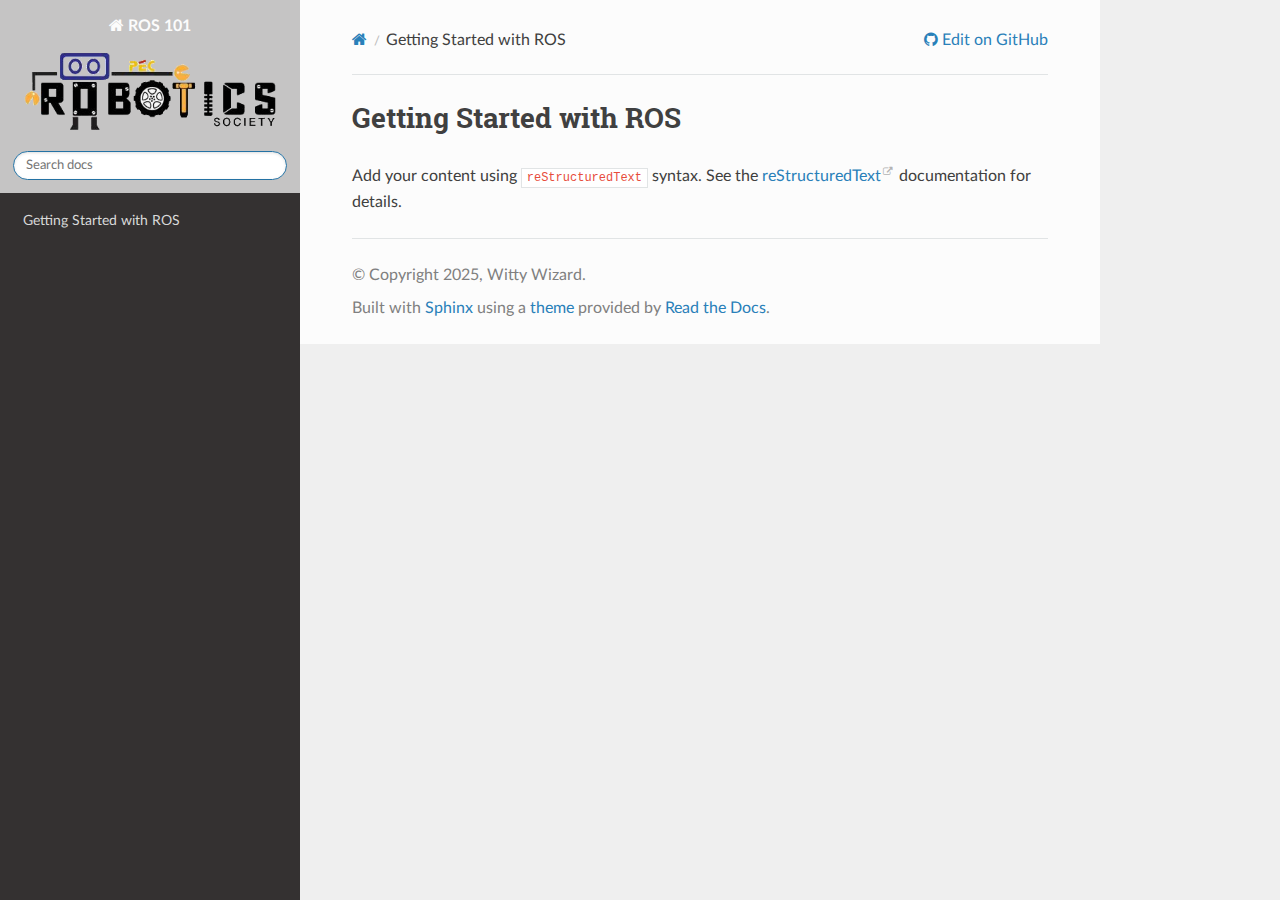
<file: index.html>
<!DOCTYPE html>
<html class="writer-html5" lang="en" data-content_root="./">
<head>
  <meta charset="utf-8" /><meta name="viewport" content="width=device-width, initial-scale=1" />

  <meta name="viewport" content="width=device-width, initial-scale=1.0" />
  <title>Getting Started with ROS &mdash; ROS 101  documentation</title>
      <link rel="stylesheet" type="text/css" href="_static/pygments.css?v=b86133f3" />
      <link rel="stylesheet" type="text/css" href="_static/css/theme.css?v=e59714d7" />
      <link rel="stylesheet" type="text/css" href="_static/custom.css?v=364fe29c" />

  
      <script src="_static/jquery.js?v=5d32c60e"></script>
      <script src="_static/_sphinx_javascript_frameworks_compat.js?v=2cd50e6c"></script>
      <script src="_static/documentation_options.js?v=5929fcd5"></script>
      <script src="_static/doctools.js?v=9bcbadda"></script>
      <script src="_static/sphinx_highlight.js?v=dc90522c"></script>
    <script src="_static/js/theme.js"></script>
    <link rel="index" title="Index" href="genindex.html" />
    <link rel="search" title="Search" href="search.html" /> 
</head>

<body class="wy-body-for-nav"> 
  <div class="wy-grid-for-nav">
    <nav data-toggle="wy-nav-shift" class="wy-nav-side">
      <div class="wy-side-scroll">
        <div class="wy-side-nav-search" >

          
          
          <a href="#" class="icon icon-home">
            ROS 101
              <img src="_static/logo.png" class="logo" alt="Logo"/>
          </a>
<div role="search">
  <form id="rtd-search-form" class="wy-form" action="search.html" method="get">
    <input type="text" name="q" placeholder="Search docs" aria-label="Search docs" />
    <input type="hidden" name="check_keywords" value="yes" />
    <input type="hidden" name="area" value="default" />
  </form>
</div>
        </div><div class="wy-menu wy-menu-vertical" data-spy="affix" role="navigation" aria-label="Navigation menu">
              <!-- Local TOC -->
              <div class="local-toc"><ul>
<li><a class="reference internal" href="#">Getting Started with ROS</a></li>
</ul>
</div>
        </div>
      </div>
    </nav>

    <section data-toggle="wy-nav-shift" class="wy-nav-content-wrap"><nav class="wy-nav-top" aria-label="Mobile navigation menu" >
          <i data-toggle="wy-nav-top" class="fa fa-bars"></i>
          <a href="#">ROS 101</a>
      </nav>

      <div class="wy-nav-content">
        <div class="rst-content style-external-links">
          <div role="navigation" aria-label="Page navigation">
  <ul class="wy-breadcrumbs">
      <li><a href="#" class="icon icon-home" aria-label="Home"></a></li>
      <li class="breadcrumb-item active">Getting Started with ROS</li>
      <li class="wy-breadcrumbs-aside">
              <a href="https://github.com/Robotics-PEC/Getting-Started-with-ROS/blob/main/docs/index.rst" class="fa fa-github"> Edit on GitHub</a>
      </li>
  </ul>
  <hr/>
</div>
          <div role="main" class="document" itemscope="itemscope" itemtype="http://schema.org/Article">
           <div itemprop="articleBody">
             
  <section id="getting-started-with-ros">
<h1>Getting Started with ROS<a class="headerlink" href="#getting-started-with-ros" title="Link to this heading"></a></h1>
<p>Add your content using <code class="docutils literal notranslate"><span class="pre">reStructuredText</span></code> syntax. See the
<a class="reference external" href="https://www.sphinx-doc.org/en/master/usage/restructuredtext/index.html">reStructuredText</a>
documentation for details.</p>
<div class="toctree-wrapper compound">
</div>
</section>


           </div>
          </div>
          <footer>

  <hr/>

  <div role="contentinfo">
    <p>&#169; Copyright 2025, Witty Wizard.</p>
  </div>

  Built with <a href="https://www.sphinx-doc.org/">Sphinx</a> using a
    <a href="https://github.com/readthedocs/sphinx_rtd_theme">theme</a>
    provided by <a href="https://readthedocs.org">Read the Docs</a>.
   

</footer>
        </div>
      </div>
    </section>
  </div>
  <script>
      jQuery(function () {
          SphinxRtdTheme.Navigation.enable(true);
      });
  </script> 

</body>
</html>
</file>
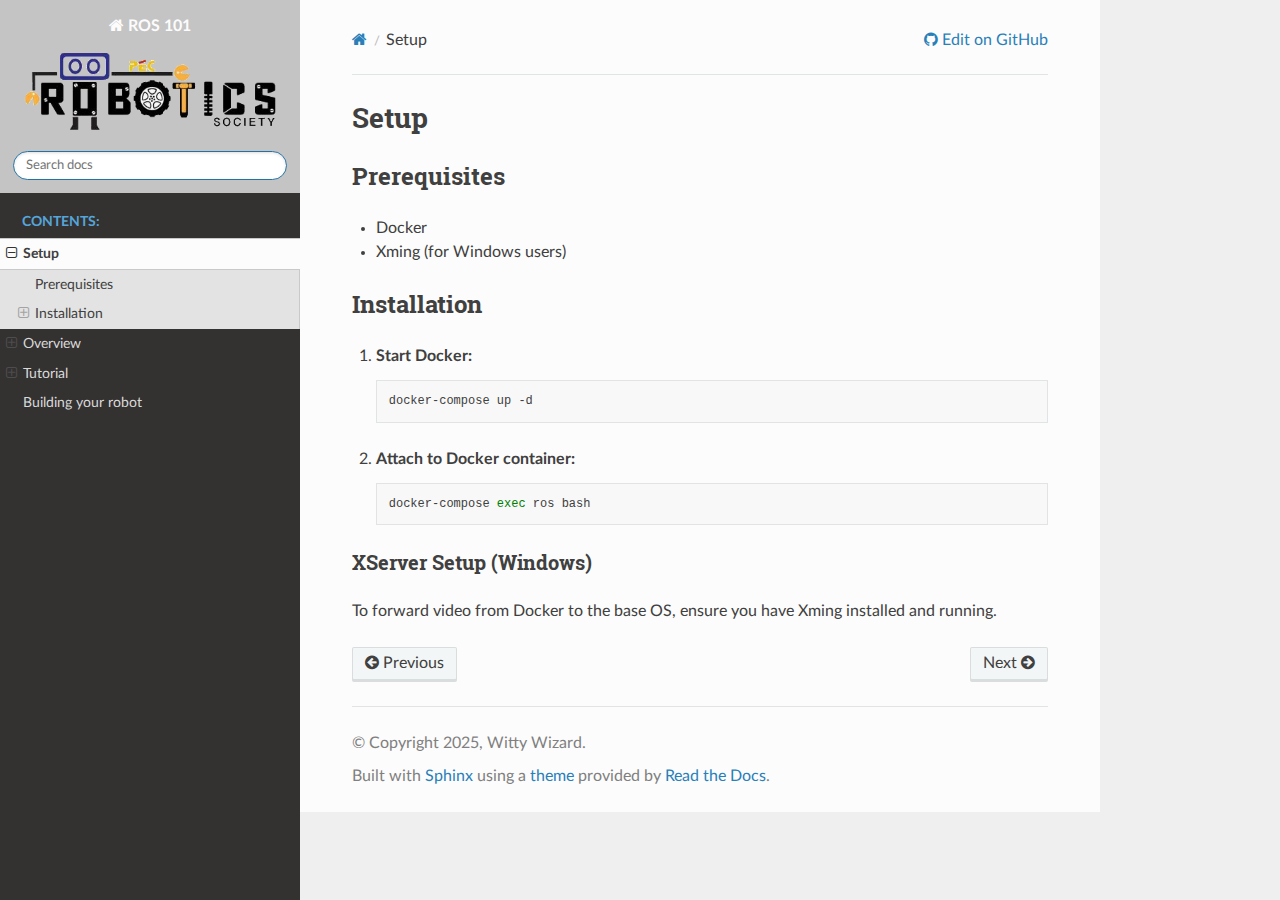
<file: setup/index.html>
<!DOCTYPE html>
<html class="writer-html5" lang="en" data-content_root="../">
<head>
  <meta charset="utf-8" /><meta name="viewport" content="width=device-width, initial-scale=1" />

  <meta name="viewport" content="width=device-width, initial-scale=1.0" />
  <title>Setup &mdash; ROS 101  documentation</title>
      <link rel="stylesheet" type="text/css" href="../_static/pygments.css?v=b86133f3" />
      <link rel="stylesheet" type="text/css" href="../_static/css/theme.css?v=e59714d7" />
      <link rel="stylesheet" type="text/css" href="../_static/copybutton.css?v=76b2166b" />
      <link rel="stylesheet" type="text/css" href="../_static/custom.css?v=364fe29c" />

  
      <script src="../_static/jquery.js?v=5d32c60e"></script>
      <script src="../_static/_sphinx_javascript_frameworks_compat.js?v=2cd50e6c"></script>
      <script src="../_static/documentation_options.js?v=5929fcd5"></script>
      <script src="../_static/doctools.js?v=9bcbadda"></script>
      <script src="../_static/sphinx_highlight.js?v=dc90522c"></script>
      <script src="../_static/clipboard.min.js?v=a7894cd8"></script>
      <script src="../_static/copybutton.js?v=f281be69"></script>
    <script src="../_static/js/theme.js"></script>
    <link rel="index" title="Index" href="../genindex.html" />
    <link rel="search" title="Search" href="../search.html" />
    <link rel="next" title="Overview" href="../overview.html" />
    <link rel="prev" title="Getting Started with ROS" href="../index.html" /> 
</head>

<body class="wy-body-for-nav"> 
  <div class="wy-grid-for-nav">
    <nav data-toggle="wy-nav-shift" class="wy-nav-side">
      <div class="wy-side-scroll">
        <div class="wy-side-nav-search" >

          
          
          <a href="../index.html" class="icon icon-home">
            ROS 101
              <img src="../_static/logo.png" class="logo" alt="Logo"/>
          </a>
<div role="search">
  <form id="rtd-search-form" class="wy-form" action="../search.html" method="get">
    <input type="text" name="q" placeholder="Search docs" aria-label="Search docs" />
    <input type="hidden" name="check_keywords" value="yes" />
    <input type="hidden" name="area" value="default" />
  </form>
</div>
        </div><div class="wy-menu wy-menu-vertical" data-spy="affix" role="navigation" aria-label="Navigation menu">
              <p class="caption" role="heading"><span class="caption-text">Contents:</span></p>
<ul class="current">
<li class="toctree-l1 current"><a class="current reference internal" href="#">Setup</a><ul>
<li class="toctree-l2"><a class="reference internal" href="#prerequisites">Prerequisites</a></li>
<li class="toctree-l2"><a class="reference internal" href="#installation">Installation</a><ul>
<li class="toctree-l3"><a class="reference internal" href="#xserver-setup-windows">XServer Setup (Windows)</a></li>
</ul>
</li>
</ul>
</li>
<li class="toctree-l1"><a class="reference internal" href="../overview.html">Overview</a><ul>
<li class="toctree-l2"><a class="reference internal" href="../overview.html#what-is-a-framework">What is a Framework?</a></li>
<li class="toctree-l2"><a class="reference internal" href="../overview.html#core-concepts-in-ros2">Core Concepts in ROS2</a></li>
<li class="toctree-l2"><a class="reference internal" href="../overview.html#why-are-these-necessary">Why Are These Necessary?</a></li>
<li class="toctree-l2"><a class="reference internal" href="../overview.html#how-ros2-communicates-dds">How ROS2 Communicates: DDS</a></li>
<li class="toctree-l2"><a class="reference internal" href="../overview.html#learn-more">Learn More</a></li>
</ul>
</li>
<li class="toctree-l1"><a class="reference internal" href="../tutorial.html">Tutorial</a><ul>
<li class="toctree-l2"><a class="reference internal" href="../tutorial.html#running-talker-and-listener">Running Talker and Listener</a><ul>
<li class="toctree-l3"><a class="reference internal" href="../tutorial.html#building-the-code">Building the code</a></li>
<li class="toctree-l3"><a class="reference internal" href="../tutorial.html#running-the-nodes">Running the nodes</a></li>
<li class="toctree-l3"><a class="reference internal" href="../tutorial.html#experiment-with-mixed-language-nodes">Experiment with Mixed Language Nodes</a></li>
<li class="toctree-l3"><a class="reference internal" href="../tutorial.html#running-the-keystroke-talker">Running the Keystroke Talker</a></li>
<li class="toctree-l3"><a class="reference internal" href="../tutorial.html#example-package-overview">Example Package Overview</a></li>
</ul>
</li>
<li class="toctree-l2"><a class="reference internal" href="../tutorial.html#creating-your-own-node">Creating Your Own Node</a><ul>
<li class="toctree-l3"><a class="reference internal" href="../tutorial.html#creating-a-new-ros2-package">Creating a New ROS2 Package</a></li>
<li class="toctree-l3"><a class="reference internal" href="../tutorial.html#understanding-build-types">Understanding Build Types</a></li>
<li class="toctree-l3"><a class="reference internal" href="../tutorial.html#creating-a-c-package">Creating a C++ Package</a></li>
<li class="toctree-l3"><a class="reference internal" href="../tutorial.html#creating-a-python-package">Creating a Python Package</a></li>
</ul>
</li>
</ul>
</li>
<li class="toctree-l1"><a class="reference internal" href="../building.html">Building your robot</a></li>
</ul>

        </div>
      </div>
    </nav>

    <section data-toggle="wy-nav-shift" class="wy-nav-content-wrap"><nav class="wy-nav-top" aria-label="Mobile navigation menu" >
          <i data-toggle="wy-nav-top" class="fa fa-bars"></i>
          <a href="../index.html">ROS 101</a>
      </nav>

      <div class="wy-nav-content">
        <div class="rst-content style-external-links">
          <div role="navigation" aria-label="Page navigation">
  <ul class="wy-breadcrumbs">
      <li><a href="../index.html" class="icon icon-home" aria-label="Home"></a></li>
      <li class="breadcrumb-item active">Setup</li>
      <li class="wy-breadcrumbs-aside">
              <a href="https://github.com/Robotics-PEC/Getting-Started-with-ROS/blob/main/docs/setup/index.rst" class="fa fa-github"> Edit on GitHub</a>
      </li>
  </ul>
  <hr/>
</div>
          <div role="main" class="document" itemscope="itemscope" itemtype="http://schema.org/Article">
           <div itemprop="articleBody">
             
  <section id="setup">
<h1>Setup<a class="headerlink" href="#setup" title="Link to this heading"></a></h1>
<section id="prerequisites">
<h2>Prerequisites<a class="headerlink" href="#prerequisites" title="Link to this heading"></a></h2>
<ul class="simple">
<li><p>Docker</p></li>
<li><p>Xming (for Windows users)</p></li>
</ul>
</section>
<section id="installation">
<h2>Installation<a class="headerlink" href="#installation" title="Link to this heading"></a></h2>
<ol class="arabic">
<li><p><strong>Start Docker:</strong></p>
<div class="highlight-sh notranslate"><div class="highlight"><pre><span></span>docker-compose<span class="w"> </span>up<span class="w"> </span>-d
</pre></div>
</div>
</li>
<li><p><strong>Attach to Docker container:</strong></p>
<div class="highlight-sh notranslate"><div class="highlight"><pre><span></span>docker-compose<span class="w"> </span><span class="nb">exec</span><span class="w"> </span>ros<span class="w"> </span>bash
</pre></div>
</div>
</li>
</ol>
<section id="xserver-setup-windows">
<h3>XServer Setup (Windows)<a class="headerlink" href="#xserver-setup-windows" title="Link to this heading"></a></h3>
<p>To forward video from Docker to the base OS, ensure you have Xming installed and running.</p>
</section>
</section>
</section>


           </div>
          </div>
          <footer><div class="rst-footer-buttons" role="navigation" aria-label="Footer">
        <a href="../index.html" class="btn btn-neutral float-left" title="Getting Started with ROS" accesskey="p" rel="prev"><span class="fa fa-arrow-circle-left" aria-hidden="true"></span> Previous</a>
        <a href="../overview.html" class="btn btn-neutral float-right" title="Overview" accesskey="n" rel="next">Next <span class="fa fa-arrow-circle-right" aria-hidden="true"></span></a>
    </div>

  <hr/>

  <div role="contentinfo">
    <p>&#169; Copyright 2025, Witty Wizard.</p>
  </div>

  Built with <a href="https://www.sphinx-doc.org/">Sphinx</a> using a
    <a href="https://github.com/readthedocs/sphinx_rtd_theme">theme</a>
    provided by <a href="https://readthedocs.org">Read the Docs</a>.
   

</footer>
        </div>
      </div>
    </section>
  </div>
  <script>
      jQuery(function () {
          SphinxRtdTheme.Navigation.enable(true);
      });
  </script> 

</body>
</html>
</file>
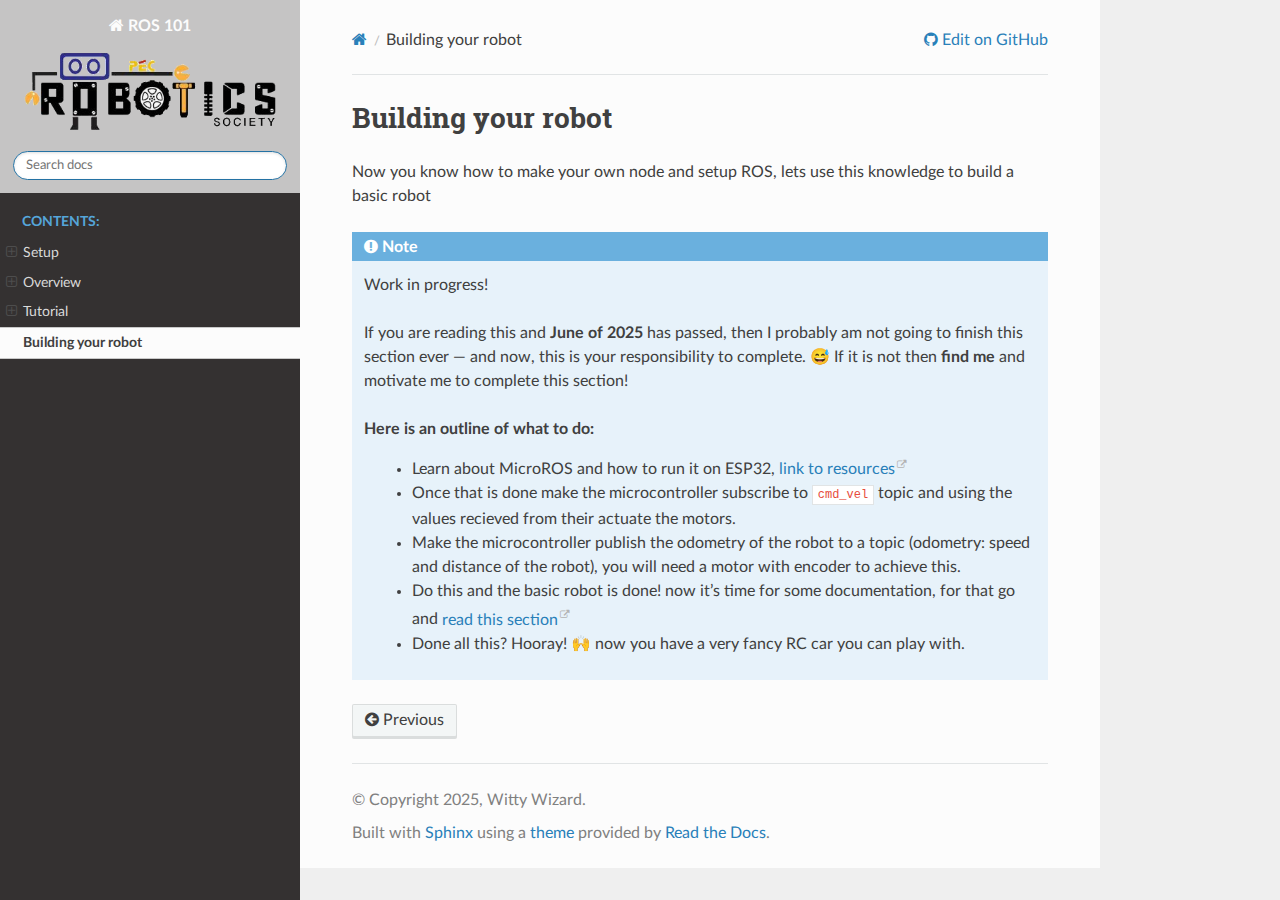
<file: building.html>
<!DOCTYPE html>
<html class="writer-html5" lang="en" data-content_root="./">
<head>
  <meta charset="utf-8" /><meta name="viewport" content="width=device-width, initial-scale=1" />

  <meta name="viewport" content="width=device-width, initial-scale=1.0" />
  <title>Building your robot &mdash; ROS 101  documentation</title>
      <link rel="stylesheet" type="text/css" href="_static/pygments.css?v=b86133f3" />
      <link rel="stylesheet" type="text/css" href="_static/css/theme.css?v=e59714d7" />
      <link rel="stylesheet" type="text/css" href="_static/copybutton.css?v=76b2166b" />
      <link rel="stylesheet" type="text/css" href="_static/custom.css?v=364fe29c" />

  
      <script src="_static/jquery.js?v=5d32c60e"></script>
      <script src="_static/_sphinx_javascript_frameworks_compat.js?v=2cd50e6c"></script>
      <script src="_static/documentation_options.js?v=5929fcd5"></script>
      <script src="_static/doctools.js?v=9bcbadda"></script>
      <script src="_static/sphinx_highlight.js?v=dc90522c"></script>
      <script src="_static/clipboard.min.js?v=a7894cd8"></script>
      <script src="_static/copybutton.js?v=f281be69"></script>
    <script src="_static/js/theme.js"></script>
    <link rel="index" title="Index" href="genindex.html" />
    <link rel="search" title="Search" href="search.html" />
    <link rel="prev" title="Tutorial" href="tutorial.html" /> 
</head>

<body class="wy-body-for-nav"> 
  <div class="wy-grid-for-nav">
    <nav data-toggle="wy-nav-shift" class="wy-nav-side">
      <div class="wy-side-scroll">
        <div class="wy-side-nav-search" >

          
          
          <a href="index.html" class="icon icon-home">
            ROS 101
              <img src="_static/logo.png" class="logo" alt="Logo"/>
          </a>
<div role="search">
  <form id="rtd-search-form" class="wy-form" action="search.html" method="get">
    <input type="text" name="q" placeholder="Search docs" aria-label="Search docs" />
    <input type="hidden" name="check_keywords" value="yes" />
    <input type="hidden" name="area" value="default" />
  </form>
</div>
        </div><div class="wy-menu wy-menu-vertical" data-spy="affix" role="navigation" aria-label="Navigation menu">
              <p class="caption" role="heading"><span class="caption-text">Contents:</span></p>
<ul class="current">
<li class="toctree-l1"><a class="reference internal" href="setup/index.html">Setup</a><ul>
<li class="toctree-l2"><a class="reference internal" href="setup/index.html#prerequisites">Prerequisites</a></li>
<li class="toctree-l2"><a class="reference internal" href="setup/index.html#installation">Installation</a><ul>
<li class="toctree-l3"><a class="reference internal" href="setup/index.html#xserver-setup-windows">XServer Setup (Windows)</a></li>
</ul>
</li>
</ul>
</li>
<li class="toctree-l1"><a class="reference internal" href="overview.html">Overview</a><ul>
<li class="toctree-l2"><a class="reference internal" href="overview.html#what-is-a-framework">What is a Framework?</a></li>
<li class="toctree-l2"><a class="reference internal" href="overview.html#core-concepts-in-ros2">Core Concepts in ROS2</a></li>
<li class="toctree-l2"><a class="reference internal" href="overview.html#why-are-these-necessary">Why Are These Necessary?</a></li>
<li class="toctree-l2"><a class="reference internal" href="overview.html#how-ros2-communicates-dds">How ROS2 Communicates: DDS</a></li>
<li class="toctree-l2"><a class="reference internal" href="overview.html#learn-more">Learn More</a></li>
</ul>
</li>
<li class="toctree-l1"><a class="reference internal" href="tutorial.html">Tutorial</a><ul>
<li class="toctree-l2"><a class="reference internal" href="tutorial.html#running-talker-and-listener">Running Talker and Listener</a><ul>
<li class="toctree-l3"><a class="reference internal" href="tutorial.html#building-the-code">Building the code</a></li>
<li class="toctree-l3"><a class="reference internal" href="tutorial.html#running-the-nodes">Running the nodes</a></li>
<li class="toctree-l3"><a class="reference internal" href="tutorial.html#experiment-with-mixed-language-nodes">Experiment with Mixed Language Nodes</a></li>
<li class="toctree-l3"><a class="reference internal" href="tutorial.html#running-the-keystroke-talker">Running the Keystroke Talker</a></li>
<li class="toctree-l3"><a class="reference internal" href="tutorial.html#example-package-overview">Example Package Overview</a></li>
</ul>
</li>
<li class="toctree-l2"><a class="reference internal" href="tutorial.html#creating-your-own-node">Creating Your Own Node</a><ul>
<li class="toctree-l3"><a class="reference internal" href="tutorial.html#creating-a-new-ros2-package">Creating a New ROS2 Package</a></li>
<li class="toctree-l3"><a class="reference internal" href="tutorial.html#understanding-build-types">Understanding Build Types</a></li>
<li class="toctree-l3"><a class="reference internal" href="tutorial.html#creating-a-c-package">Creating a C++ Package</a></li>
<li class="toctree-l3"><a class="reference internal" href="tutorial.html#creating-a-python-package">Creating a Python Package</a></li>
</ul>
</li>
</ul>
</li>
<li class="toctree-l1 current"><a class="current reference internal" href="#">Building your robot</a></li>
</ul>

        </div>
      </div>
    </nav>

    <section data-toggle="wy-nav-shift" class="wy-nav-content-wrap"><nav class="wy-nav-top" aria-label="Mobile navigation menu" >
          <i data-toggle="wy-nav-top" class="fa fa-bars"></i>
          <a href="index.html">ROS 101</a>
      </nav>

      <div class="wy-nav-content">
        <div class="rst-content style-external-links">
          <div role="navigation" aria-label="Page navigation">
  <ul class="wy-breadcrumbs">
      <li><a href="index.html" class="icon icon-home" aria-label="Home"></a></li>
      <li class="breadcrumb-item active">Building your robot</li>
      <li class="wy-breadcrumbs-aside">
              <a href="https://github.com/Robotics-PEC/Getting-Started-with-ROS/blob/main/docs/building.rst" class="fa fa-github"> Edit on GitHub</a>
      </li>
  </ul>
  <hr/>
</div>
          <div role="main" class="document" itemscope="itemscope" itemtype="http://schema.org/Article">
           <div itemprop="articleBody">
             
  <section id="building-your-robot">
<h1>Building your robot<a class="headerlink" href="#building-your-robot" title="Link to this heading"></a></h1>
<p>Now you know how to make your own node and setup ROS, lets use this knowledge to build a basic robot</p>
<div class="admonition note">
<p class="admonition-title">Note</p>
<p>Work in progress!</p>
<p>If you are reading this and <strong>June of 2025</strong> has passed, then I probably am not going to finish this section ever — and now, this is your responsibility to complete. 😅
If it is not then <strong>find me</strong> and motivate me to complete this section!</p>
<dl class="simple">
<dt>Here is an outline of what to do:</dt><dd><ul class="simple">
<li><p>Learn about MicroROS and how to run it on ESP32, <a class="reference external" href="https://github.com/micro-ROS/micro_ros_espidf_component">link to resources</a></p></li>
<li><p>Once that is done make the microcontroller subscribe to <code class="docutils literal notranslate"><span class="pre">cmd_vel</span></code> topic and using the values recieved from their actuate the motors.</p></li>
<li><p>Make the microcontroller publish the odometry of the robot to a topic (odometry: speed and distance of the robot), you will need a motor with encoder to achieve this.</p></li>
<li><p>Do this and the basic robot is done! now it’s time for some documentation, for that go and <a class="reference external" href="https://github.com/Robotics-PEC/Getting-Started-with-ROS/tree/main/docs#readme">read this section</a></p></li>
<li><p>Done all this? Hooray! 🙌 now you have a very fancy RC car you can play with.</p></li>
</ul>
</dd>
</dl>
</div>
</section>


           </div>
          </div>
          <footer><div class="rst-footer-buttons" role="navigation" aria-label="Footer">
        <a href="tutorial.html" class="btn btn-neutral float-left" title="Tutorial" accesskey="p" rel="prev"><span class="fa fa-arrow-circle-left" aria-hidden="true"></span> Previous</a>
    </div>

  <hr/>

  <div role="contentinfo">
    <p>&#169; Copyright 2025, Witty Wizard.</p>
  </div>

  Built with <a href="https://www.sphinx-doc.org/">Sphinx</a> using a
    <a href="https://github.com/readthedocs/sphinx_rtd_theme">theme</a>
    provided by <a href="https://readthedocs.org">Read the Docs</a>.
   

</footer>
        </div>
      </div>
    </section>
  </div>
  <script>
      jQuery(function () {
          SphinxRtdTheme.Navigation.enable(true);
      });
  </script> 

</body>
</html>
</file>
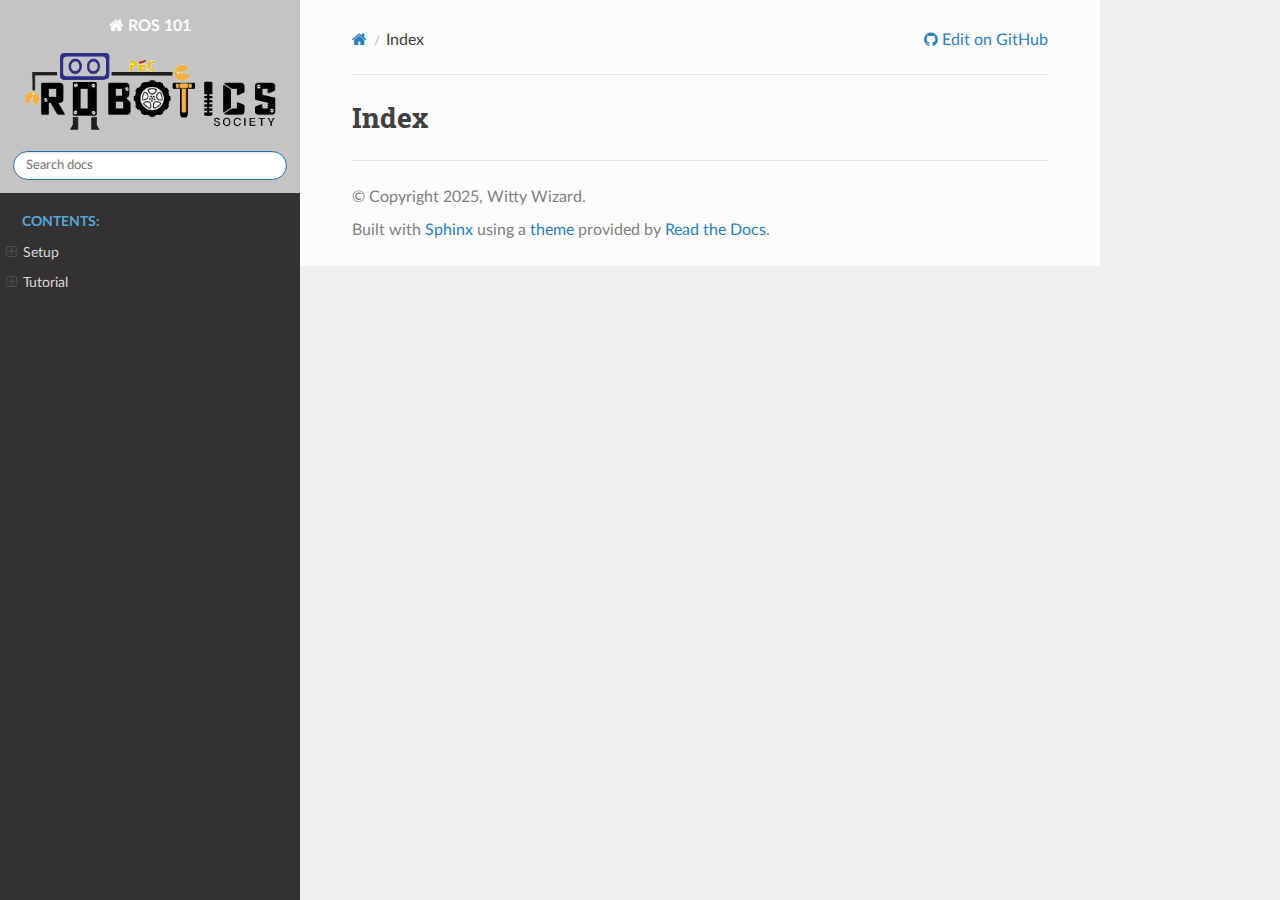
<file: genindex.html>
<!DOCTYPE html>
<html class="writer-html5" lang="en" data-content_root="./">
<head>
  <meta charset="utf-8" />
  <meta name="viewport" content="width=device-width, initial-scale=1.0" />
  <title>Index &mdash; ROS 101  documentation</title>
      <link rel="stylesheet" type="text/css" href="_static/pygments.css?v=b86133f3" />
      <link rel="stylesheet" type="text/css" href="_static/css/theme.css?v=e59714d7" />
      <link rel="stylesheet" type="text/css" href="_static/copybutton.css?v=76b2166b" />
      <link rel="stylesheet" type="text/css" href="_static/custom.css?v=364fe29c" />

  
      <script src="_static/jquery.js?v=5d32c60e"></script>
      <script src="_static/_sphinx_javascript_frameworks_compat.js?v=2cd50e6c"></script>
      <script src="_static/documentation_options.js?v=5929fcd5"></script>
      <script src="_static/doctools.js?v=9bcbadda"></script>
      <script src="_static/sphinx_highlight.js?v=dc90522c"></script>
      <script src="_static/clipboard.min.js?v=a7894cd8"></script>
      <script src="_static/copybutton.js?v=f281be69"></script>
    <script src="_static/js/theme.js"></script>
    <link rel="index" title="Index" href="#" />
    <link rel="search" title="Search" href="search.html" /> 
</head>

<body class="wy-body-for-nav"> 
  <div class="wy-grid-for-nav">
    <nav data-toggle="wy-nav-shift" class="wy-nav-side">
      <div class="wy-side-scroll">
        <div class="wy-side-nav-search" >

          
          
          <a href="index.html" class="icon icon-home">
            ROS 101
              <img src="_static/logo.png" class="logo" alt="Logo"/>
          </a>
<div role="search">
  <form id="rtd-search-form" class="wy-form" action="search.html" method="get">
    <input type="text" name="q" placeholder="Search docs" aria-label="Search docs" />
    <input type="hidden" name="check_keywords" value="yes" />
    <input type="hidden" name="area" value="default" />
  </form>
</div>
        </div><div class="wy-menu wy-menu-vertical" data-spy="affix" role="navigation" aria-label="Navigation menu">
              <p class="caption" role="heading"><span class="caption-text">Contents:</span></p>
<ul>
<li class="toctree-l1"><a class="reference internal" href="setup/index.html">Setup</a><ul>
<li class="toctree-l2"><a class="reference internal" href="setup/index.html#prerequisites">Prerequisites</a></li>
<li class="toctree-l2"><a class="reference internal" href="setup/index.html#installation">Installation</a><ul>
<li class="toctree-l3"><a class="reference internal" href="setup/index.html#xserver-setup-windows">XServer Setup (Windows)</a></li>
</ul>
</li>
</ul>
</li>
<li class="toctree-l1"><a class="reference internal" href="tutorial.html">Tutorial</a><ul>
<li class="toctree-l2"><a class="reference internal" href="tutorial.html#running-talker-and-listner">Running Talker and Listner</a><ul>
<li class="toctree-l3"><a class="reference internal" href="tutorial.html#building-the-code">Building the code</a></li>
<li class="toctree-l3"><a class="reference internal" href="tutorial.html#running-the-nodes">Running the nodes</a></li>
<li class="toctree-l3"><a class="reference internal" href="tutorial.html#experiment-with-mixed-language-nodes">Experiment with Mixed Language Nodes</a></li>
<li class="toctree-l3"><a class="reference internal" href="tutorial.html#running-the-keystroke-talker">Running the Keystroke Talker</a></li>
</ul>
</li>
</ul>
</li>
</ul>

        </div>
      </div>
    </nav>

    <section data-toggle="wy-nav-shift" class="wy-nav-content-wrap"><nav class="wy-nav-top" aria-label="Mobile navigation menu" >
          <i data-toggle="wy-nav-top" class="fa fa-bars"></i>
          <a href="index.html">ROS 101</a>
      </nav>

      <div class="wy-nav-content">
        <div class="rst-content style-external-links">
          <div role="navigation" aria-label="Page navigation">
  <ul class="wy-breadcrumbs">
      <li><a href="index.html" class="icon icon-home" aria-label="Home"></a></li>
      <li class="breadcrumb-item active">Index</li>
      <li class="wy-breadcrumbs-aside">
              <a href="https://github.com/Robotics-PEC/Getting-Started-with-ROS/blob/main/docs/genindex" class="fa fa-github"> Edit on GitHub</a>
      </li>
  </ul>
  <hr/>
</div>
          <div role="main" class="document" itemscope="itemscope" itemtype="http://schema.org/Article">
           <div itemprop="articleBody">
             

<h1 id="index">Index</h1>

<div class="genindex-jumpbox">
 
</div>


           </div>
          </div>
          <footer>

  <hr/>

  <div role="contentinfo">
    <p>&#169; Copyright 2025, Witty Wizard.</p>
  </div>

  Built with <a href="https://www.sphinx-doc.org/">Sphinx</a> using a
    <a href="https://github.com/readthedocs/sphinx_rtd_theme">theme</a>
    provided by <a href="https://readthedocs.org">Read the Docs</a>.
   

</footer>
        </div>
      </div>
    </section>
  </div>
  <script>
      jQuery(function () {
          SphinxRtdTheme.Navigation.enable(true);
      });
  </script> 

</body>
</html>
</file>
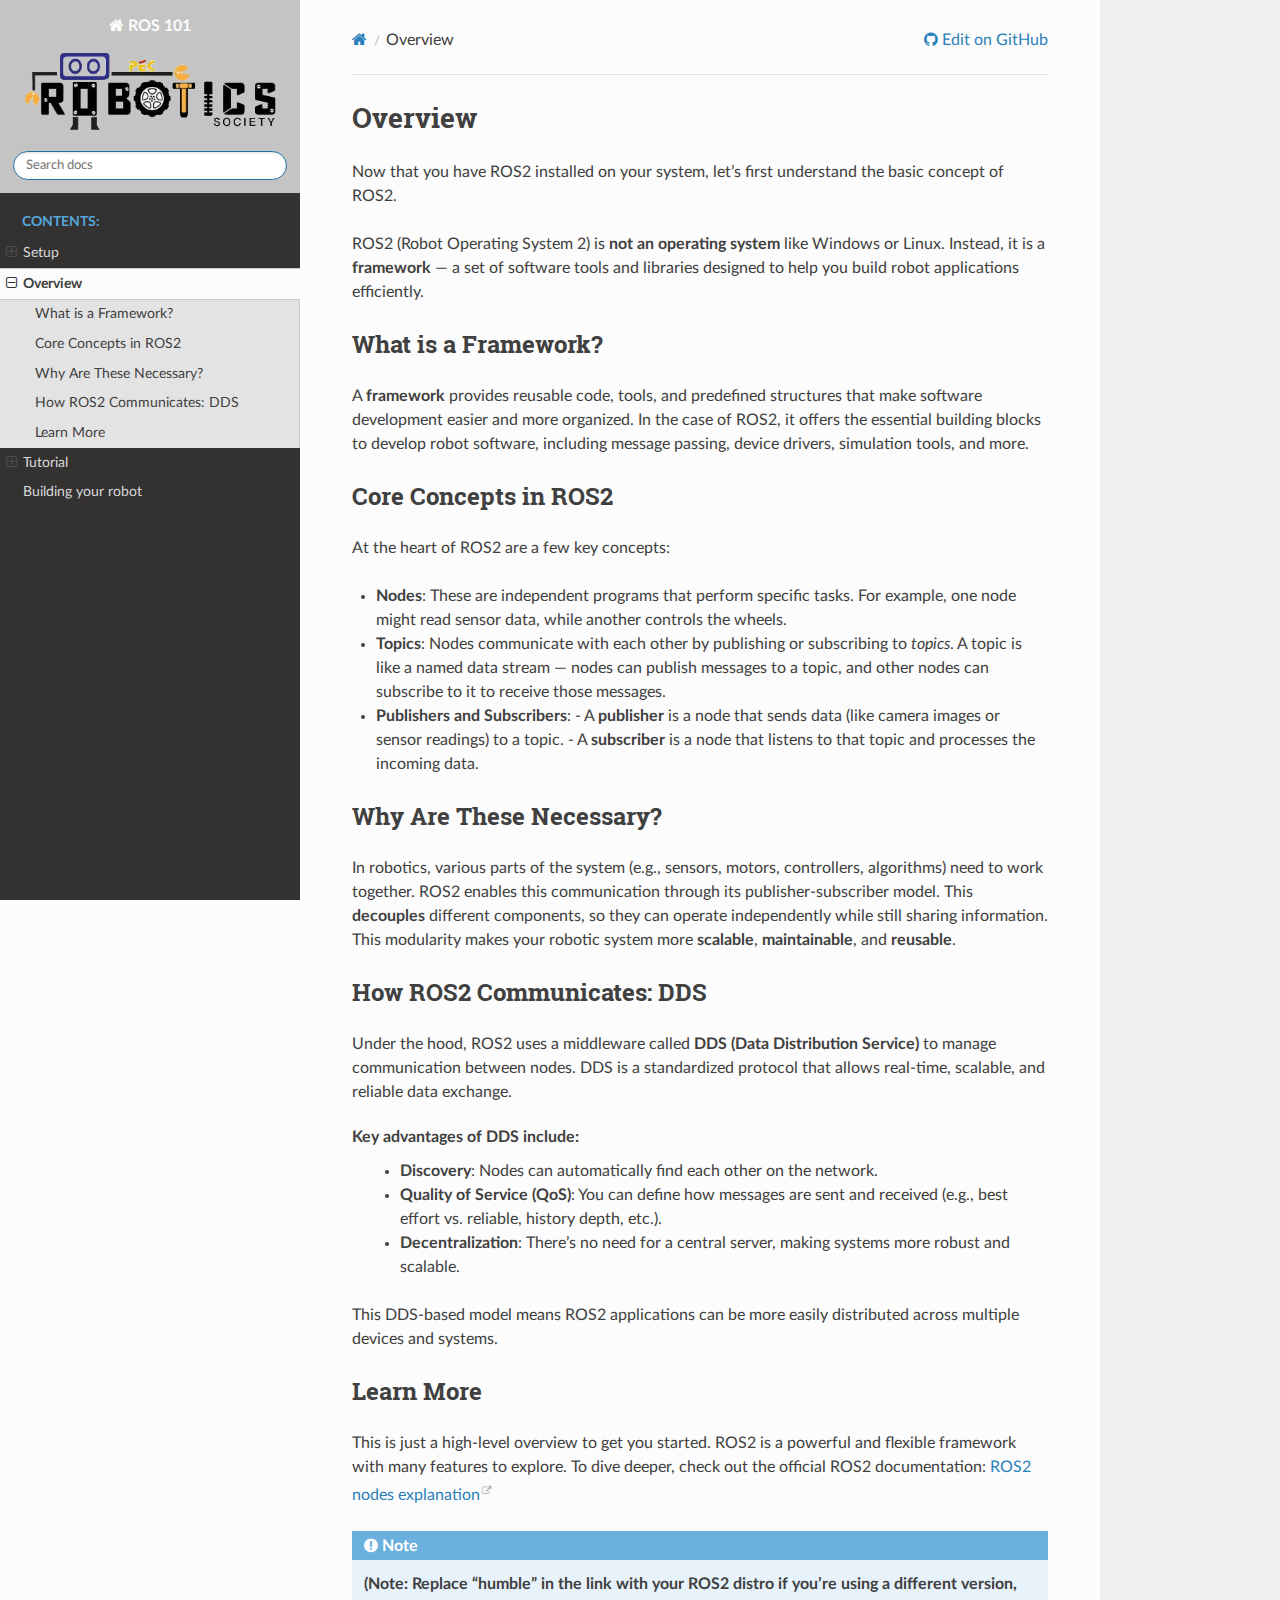
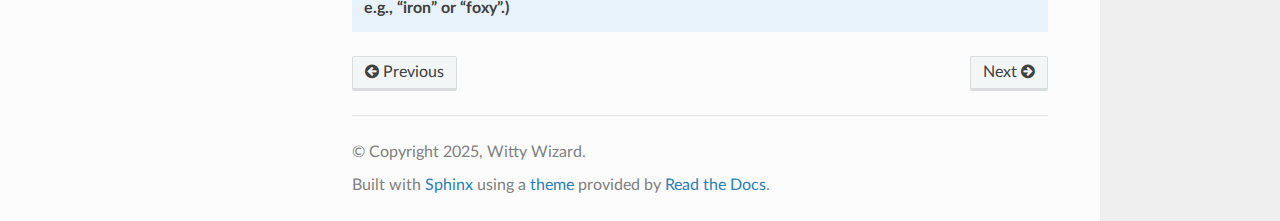
<file: overview.html>
<!DOCTYPE html>
<html class="writer-html5" lang="en" data-content_root="./">
<head>
  <meta charset="utf-8" /><meta name="viewport" content="width=device-width, initial-scale=1" />

  <meta name="viewport" content="width=device-width, initial-scale=1.0" />
  <title>Overview &mdash; ROS 101  documentation</title>
      <link rel="stylesheet" type="text/css" href="_static/pygments.css?v=b86133f3" />
      <link rel="stylesheet" type="text/css" href="_static/css/theme.css?v=e59714d7" />
      <link rel="stylesheet" type="text/css" href="_static/copybutton.css?v=76b2166b" />
      <link rel="stylesheet" type="text/css" href="_static/custom.css?v=364fe29c" />

  
      <script src="_static/jquery.js?v=5d32c60e"></script>
      <script src="_static/_sphinx_javascript_frameworks_compat.js?v=2cd50e6c"></script>
      <script src="_static/documentation_options.js?v=5929fcd5"></script>
      <script src="_static/doctools.js?v=9bcbadda"></script>
      <script src="_static/sphinx_highlight.js?v=dc90522c"></script>
      <script src="_static/clipboard.min.js?v=a7894cd8"></script>
      <script src="_static/copybutton.js?v=f281be69"></script>
    <script src="_static/js/theme.js"></script>
    <link rel="index" title="Index" href="genindex.html" />
    <link rel="search" title="Search" href="search.html" />
    <link rel="next" title="Tutorial" href="tutorial.html" />
    <link rel="prev" title="Setup" href="setup/index.html" /> 
</head>

<body class="wy-body-for-nav"> 
  <div class="wy-grid-for-nav">
    <nav data-toggle="wy-nav-shift" class="wy-nav-side">
      <div class="wy-side-scroll">
        <div class="wy-side-nav-search" >

          
          
          <a href="index.html" class="icon icon-home">
            ROS 101
              <img src="_static/logo.png" class="logo" alt="Logo"/>
          </a>
<div role="search">
  <form id="rtd-search-form" class="wy-form" action="search.html" method="get">
    <input type="text" name="q" placeholder="Search docs" aria-label="Search docs" />
    <input type="hidden" name="check_keywords" value="yes" />
    <input type="hidden" name="area" value="default" />
  </form>
</div>
        </div><div class="wy-menu wy-menu-vertical" data-spy="affix" role="navigation" aria-label="Navigation menu">
              <p class="caption" role="heading"><span class="caption-text">Contents:</span></p>
<ul class="current">
<li class="toctree-l1"><a class="reference internal" href="setup/index.html">Setup</a><ul>
<li class="toctree-l2"><a class="reference internal" href="setup/index.html#prerequisites">Prerequisites</a></li>
<li class="toctree-l2"><a class="reference internal" href="setup/index.html#installation">Installation</a><ul>
<li class="toctree-l3"><a class="reference internal" href="setup/index.html#xserver-setup-windows">XServer Setup (Windows)</a></li>
</ul>
</li>
</ul>
</li>
<li class="toctree-l1 current"><a class="current reference internal" href="#">Overview</a><ul>
<li class="toctree-l2"><a class="reference internal" href="#what-is-a-framework">What is a Framework?</a></li>
<li class="toctree-l2"><a class="reference internal" href="#core-concepts-in-ros2">Core Concepts in ROS2</a></li>
<li class="toctree-l2"><a class="reference internal" href="#why-are-these-necessary">Why Are These Necessary?</a></li>
<li class="toctree-l2"><a class="reference internal" href="#how-ros2-communicates-dds">How ROS2 Communicates: DDS</a></li>
<li class="toctree-l2"><a class="reference internal" href="#learn-more">Learn More</a></li>
</ul>
</li>
<li class="toctree-l1"><a class="reference internal" href="tutorial.html">Tutorial</a><ul>
<li class="toctree-l2"><a class="reference internal" href="tutorial.html#running-talker-and-listener">Running Talker and Listener</a><ul>
<li class="toctree-l3"><a class="reference internal" href="tutorial.html#building-the-code">Building the code</a></li>
<li class="toctree-l3"><a class="reference internal" href="tutorial.html#running-the-nodes">Running the nodes</a></li>
<li class="toctree-l3"><a class="reference internal" href="tutorial.html#experiment-with-mixed-language-nodes">Experiment with Mixed Language Nodes</a></li>
<li class="toctree-l3"><a class="reference internal" href="tutorial.html#running-the-keystroke-talker">Running the Keystroke Talker</a></li>
<li class="toctree-l3"><a class="reference internal" href="tutorial.html#example-package-overview">Example Package Overview</a></li>
</ul>
</li>
<li class="toctree-l2"><a class="reference internal" href="tutorial.html#creating-your-own-node">Creating Your Own Node</a><ul>
<li class="toctree-l3"><a class="reference internal" href="tutorial.html#creating-a-new-ros2-package">Creating a New ROS2 Package</a></li>
<li class="toctree-l3"><a class="reference internal" href="tutorial.html#understanding-build-types">Understanding Build Types</a></li>
<li class="toctree-l3"><a class="reference internal" href="tutorial.html#creating-a-c-package">Creating a C++ Package</a></li>
<li class="toctree-l3"><a class="reference internal" href="tutorial.html#creating-a-python-package">Creating a Python Package</a></li>
</ul>
</li>
</ul>
</li>
<li class="toctree-l1"><a class="reference internal" href="building.html">Building your robot</a></li>
</ul>

        </div>
      </div>
    </nav>

    <section data-toggle="wy-nav-shift" class="wy-nav-content-wrap"><nav class="wy-nav-top" aria-label="Mobile navigation menu" >
          <i data-toggle="wy-nav-top" class="fa fa-bars"></i>
          <a href="index.html">ROS 101</a>
      </nav>

      <div class="wy-nav-content">
        <div class="rst-content style-external-links">
          <div role="navigation" aria-label="Page navigation">
  <ul class="wy-breadcrumbs">
      <li><a href="index.html" class="icon icon-home" aria-label="Home"></a></li>
      <li class="breadcrumb-item active">Overview</li>
      <li class="wy-breadcrumbs-aside">
              <a href="https://github.com/Robotics-PEC/Getting-Started-with-ROS/blob/main/docs/overview.rst" class="fa fa-github"> Edit on GitHub</a>
      </li>
  </ul>
  <hr/>
</div>
          <div role="main" class="document" itemscope="itemscope" itemtype="http://schema.org/Article">
           <div itemprop="articleBody">
             
  <section id="overview">
<h1>Overview<a class="headerlink" href="#overview" title="Link to this heading"></a></h1>
<p>Now that you have ROS2 installed on your system, let’s first understand the basic concept of ROS2.</p>
<p>ROS2 (Robot Operating System 2) is <strong>not an operating system</strong> like Windows or Linux. Instead, it is a <strong>framework</strong> — a set of software tools and libraries designed to help you build robot applications efficiently.</p>
<section id="what-is-a-framework">
<h2>What is a Framework?<a class="headerlink" href="#what-is-a-framework" title="Link to this heading"></a></h2>
<p>A <strong>framework</strong> provides reusable code, tools, and predefined structures that make software development easier and more organized. In the case of ROS2, it offers the essential building blocks to develop robot software, including message passing, device drivers, simulation tools, and more.</p>
</section>
<section id="core-concepts-in-ros2">
<h2>Core Concepts in ROS2<a class="headerlink" href="#core-concepts-in-ros2" title="Link to this heading"></a></h2>
<p>At the heart of ROS2 are a few key concepts:</p>
<ul class="simple">
<li><p><strong>Nodes</strong>: These are independent programs that perform specific tasks. For example, one node might read sensor data, while another controls the wheels.</p></li>
<li><p><strong>Topics</strong>: Nodes communicate with each other by publishing or subscribing to <em>topics</em>. A topic is like a named data stream — nodes can publish messages to a topic, and other nodes can subscribe to it to receive those messages.</p></li>
<li><p><strong>Publishers and Subscribers</strong>:
- A <strong>publisher</strong> is a node that sends data (like camera images or sensor readings) to a topic.
- A <strong>subscriber</strong> is a node that listens to that topic and processes the incoming data.</p></li>
</ul>
</section>
<section id="why-are-these-necessary">
<h2>Why Are These Necessary?<a class="headerlink" href="#why-are-these-necessary" title="Link to this heading"></a></h2>
<p>In robotics, various parts of the system (e.g., sensors, motors, controllers, algorithms) need to work together. ROS2 enables this communication through its publisher-subscriber model. This <strong>decouples</strong> different components, so they can operate independently while still sharing information. This modularity makes your robotic system more <strong>scalable</strong>, <strong>maintainable</strong>, and <strong>reusable</strong>.</p>
</section>
<section id="how-ros2-communicates-dds">
<h2>How ROS2 Communicates: DDS<a class="headerlink" href="#how-ros2-communicates-dds" title="Link to this heading"></a></h2>
<p>Under the hood, ROS2 uses a middleware called <strong>DDS (Data Distribution Service)</strong> to manage communication between nodes. DDS is a standardized protocol that allows real-time, scalable, and reliable data exchange.</p>
<dl class="simple">
<dt>Key advantages of DDS include:</dt><dd><ul class="simple">
<li><p><strong>Discovery</strong>: Nodes can automatically find each other on the network.</p></li>
<li><p><strong>Quality of Service (QoS)</strong>: You can define how messages are sent and received (e.g., best effort vs. reliable, history depth, etc.).</p></li>
<li><p><strong>Decentralization</strong>: There’s no need for a central server, making systems more robust and scalable.</p></li>
</ul>
</dd>
</dl>
<p>This DDS-based model means ROS2 applications can be more easily distributed across multiple devices and systems.</p>
</section>
<section id="learn-more">
<h2>Learn More<a class="headerlink" href="#learn-more" title="Link to this heading"></a></h2>
<p>This is just a high-level overview to get you started. ROS2 is a powerful and flexible framework with many features to explore. To dive deeper, check out the official ROS2 documentation:
<a class="reference external" href="https://docs.ros.org/en/jazzy/Tutorials/Beginner-CLI-Tools/Understanding-ROS2-Nodes/Understanding-ROS2-Nodes.html">ROS2 nodes explanation</a></p>
<div class="admonition note">
<p class="admonition-title">Note</p>
<p><strong>(Note: Replace “humble” in the link with your ROS2 distro if you’re using a different version, e.g., “iron” or “foxy”.)</strong></p>
</div>
</section>
</section>


           </div>
          </div>
          <footer><div class="rst-footer-buttons" role="navigation" aria-label="Footer">
        <a href="setup/index.html" class="btn btn-neutral float-left" title="Setup" accesskey="p" rel="prev"><span class="fa fa-arrow-circle-left" aria-hidden="true"></span> Previous</a>
        <a href="tutorial.html" class="btn btn-neutral float-right" title="Tutorial" accesskey="n" rel="next">Next <span class="fa fa-arrow-circle-right" aria-hidden="true"></span></a>
    </div>

  <hr/>

  <div role="contentinfo">
    <p>&#169; Copyright 2025, Witty Wizard.</p>
  </div>

  Built with <a href="https://www.sphinx-doc.org/">Sphinx</a> using a
    <a href="https://github.com/readthedocs/sphinx_rtd_theme">theme</a>
    provided by <a href="https://readthedocs.org">Read the Docs</a>.
   

</footer>
        </div>
      </div>
    </section>
  </div>
  <script>
      jQuery(function () {
          SphinxRtdTheme.Navigation.enable(true);
      });
  </script> 

</body>
</html>
</file>
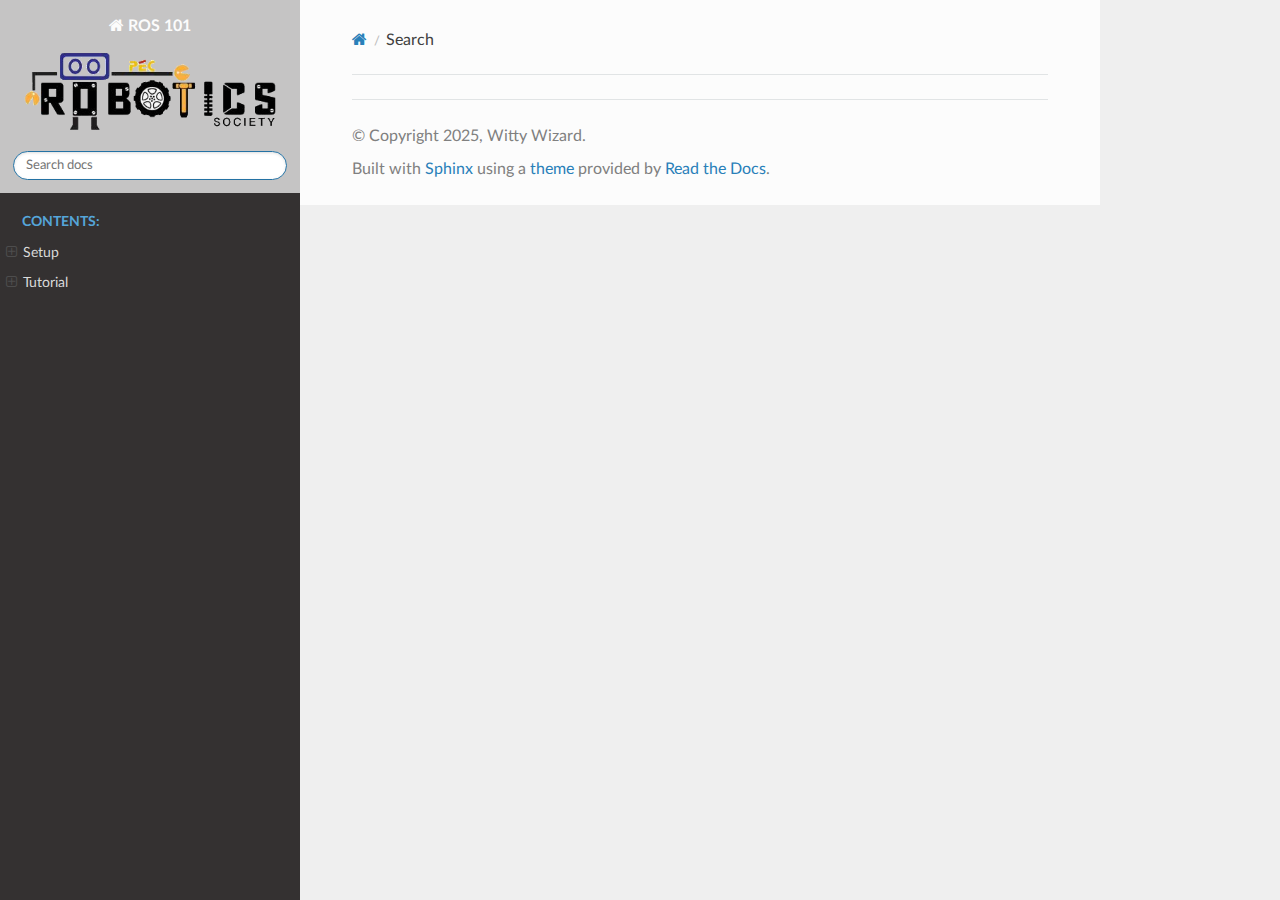
<file: search.html>
<!DOCTYPE html>
<html class="writer-html5" lang="en" data-content_root="./">
<head>
  <meta charset="utf-8" />
  <meta name="viewport" content="width=device-width, initial-scale=1.0" />
  <title>Search &mdash; ROS 101  documentation</title>
      <link rel="stylesheet" type="text/css" href="_static/pygments.css?v=b86133f3" />
      <link rel="stylesheet" type="text/css" href="_static/css/theme.css?v=e59714d7" />
      <link rel="stylesheet" type="text/css" href="_static/copybutton.css?v=76b2166b" />
      <link rel="stylesheet" type="text/css" href="_static/custom.css?v=364fe29c" />

  
    
      <script src="_static/jquery.js?v=5d32c60e"></script>
      <script src="_static/_sphinx_javascript_frameworks_compat.js?v=2cd50e6c"></script>
      <script src="_static/documentation_options.js?v=5929fcd5"></script>
      <script src="_static/doctools.js?v=9bcbadda"></script>
      <script src="_static/sphinx_highlight.js?v=dc90522c"></script>
      <script src="_static/clipboard.min.js?v=a7894cd8"></script>
      <script src="_static/copybutton.js?v=f281be69"></script>
    <script src="_static/js/theme.js"></script>
    <script src="_static/searchtools.js"></script>
    <script src="_static/language_data.js"></script>
    <link rel="index" title="Index" href="genindex.html" />
    <link rel="search" title="Search" href="#" /> 
</head>

<body class="wy-body-for-nav"> 
  <div class="wy-grid-for-nav">
    <nav data-toggle="wy-nav-shift" class="wy-nav-side">
      <div class="wy-side-scroll">
        <div class="wy-side-nav-search" >

          
          
          <a href="index.html" class="icon icon-home">
            ROS 101
              <img src="_static/logo.png" class="logo" alt="Logo"/>
          </a>
<div role="search">
  <form id="rtd-search-form" class="wy-form" action="#" method="get">
    <input type="text" name="q" placeholder="Search docs" aria-label="Search docs" />
    <input type="hidden" name="check_keywords" value="yes" />
    <input type="hidden" name="area" value="default" />
  </form>
</div>
        </div><div class="wy-menu wy-menu-vertical" data-spy="affix" role="navigation" aria-label="Navigation menu">
              <p class="caption" role="heading"><span class="caption-text">Contents:</span></p>
<ul>
<li class="toctree-l1"><a class="reference internal" href="setup/index.html">Setup</a><ul>
<li class="toctree-l2"><a class="reference internal" href="setup/index.html#prerequisites">Prerequisites</a></li>
<li class="toctree-l2"><a class="reference internal" href="setup/index.html#installation">Installation</a><ul>
<li class="toctree-l3"><a class="reference internal" href="setup/index.html#xserver-setup-windows">XServer Setup (Windows)</a></li>
</ul>
</li>
</ul>
</li>
<li class="toctree-l1"><a class="reference internal" href="tutorial.html">Tutorial</a><ul>
<li class="toctree-l2"><a class="reference internal" href="tutorial.html#running-talker-and-listner">Running Talker and Listner</a><ul>
<li class="toctree-l3"><a class="reference internal" href="tutorial.html#building-the-code">Building the code</a></li>
<li class="toctree-l3"><a class="reference internal" href="tutorial.html#running-the-nodes">Running the nodes</a></li>
<li class="toctree-l3"><a class="reference internal" href="tutorial.html#experiment-with-mixed-language-nodes">Experiment with Mixed Language Nodes</a></li>
<li class="toctree-l3"><a class="reference internal" href="tutorial.html#running-the-keystroke-talker">Running the Keystroke Talker</a></li>
</ul>
</li>
</ul>
</li>
</ul>

        </div>
      </div>
    </nav>

    <section data-toggle="wy-nav-shift" class="wy-nav-content-wrap"><nav class="wy-nav-top" aria-label="Mobile navigation menu" >
          <i data-toggle="wy-nav-top" class="fa fa-bars"></i>
          <a href="index.html">ROS 101</a>
      </nav>

      <div class="wy-nav-content">
        <div class="rst-content style-external-links">
          <div role="navigation" aria-label="Page navigation">
  <ul class="wy-breadcrumbs">
      <li><a href="index.html" class="icon icon-home" aria-label="Home"></a></li>
      <li class="breadcrumb-item active">Search</li>
      <li class="wy-breadcrumbs-aside">
      </li>
  </ul>
  <hr/>
</div>
          <div role="main" class="document" itemscope="itemscope" itemtype="http://schema.org/Article">
           <div itemprop="articleBody">
             
  <noscript>
  <div id="fallback" class="admonition warning">
    <p class="last">
      Please activate JavaScript to enable the search functionality.
    </p>
  </div>
  </noscript>

  
  <div id="search-results">
  
  </div>

           </div>
          </div>
          <footer>

  <hr/>

  <div role="contentinfo">
    <p>&#169; Copyright 2025, Witty Wizard.</p>
  </div>

  Built with <a href="https://www.sphinx-doc.org/">Sphinx</a> using a
    <a href="https://github.com/readthedocs/sphinx_rtd_theme">theme</a>
    provided by <a href="https://readthedocs.org">Read the Docs</a>.
   

</footer>
        </div>
      </div>
    </section>
  </div>
  <script>
      jQuery(function () {
          SphinxRtdTheme.Navigation.enable(true);
      });
  </script>
  <script>
    jQuery(function() { Search.loadIndex("searchindex.js"); });
  </script>
  
  <script id="searchindexloader"></script>
   


</body>
</html>
</file>
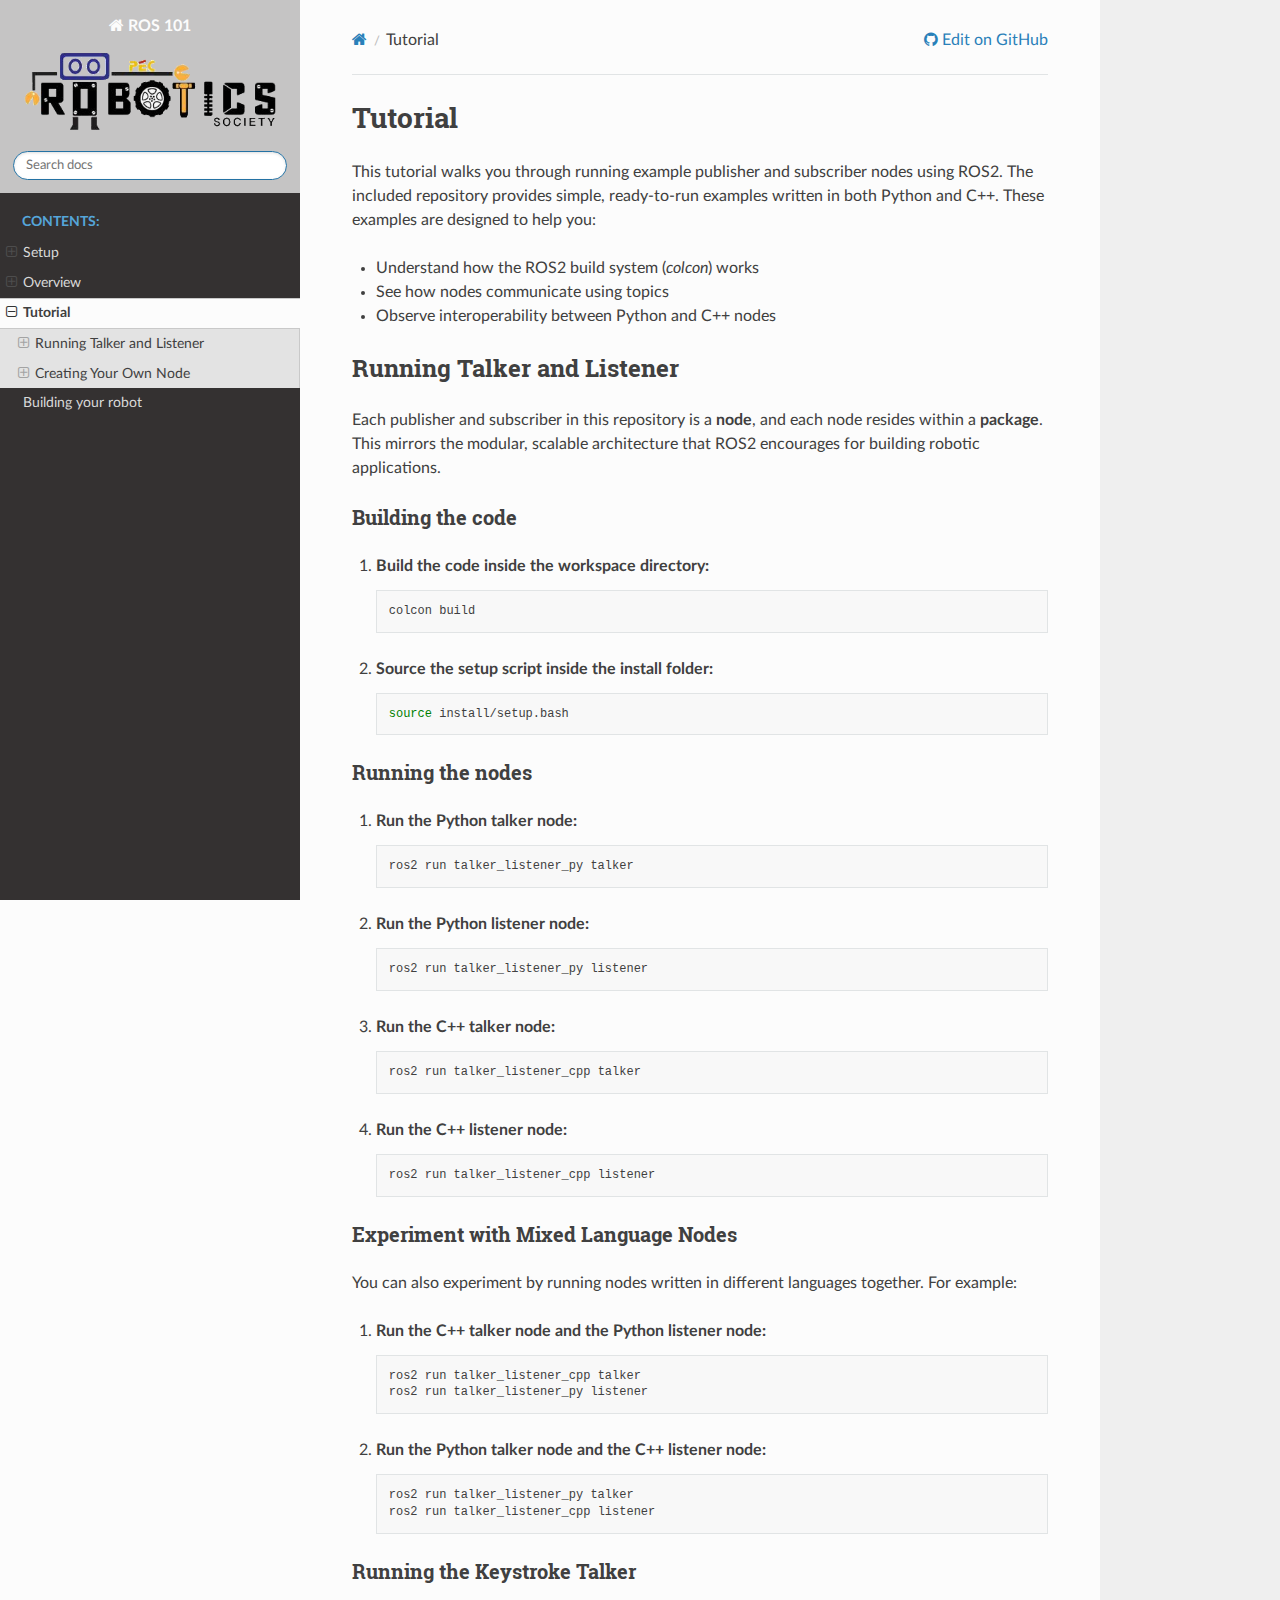
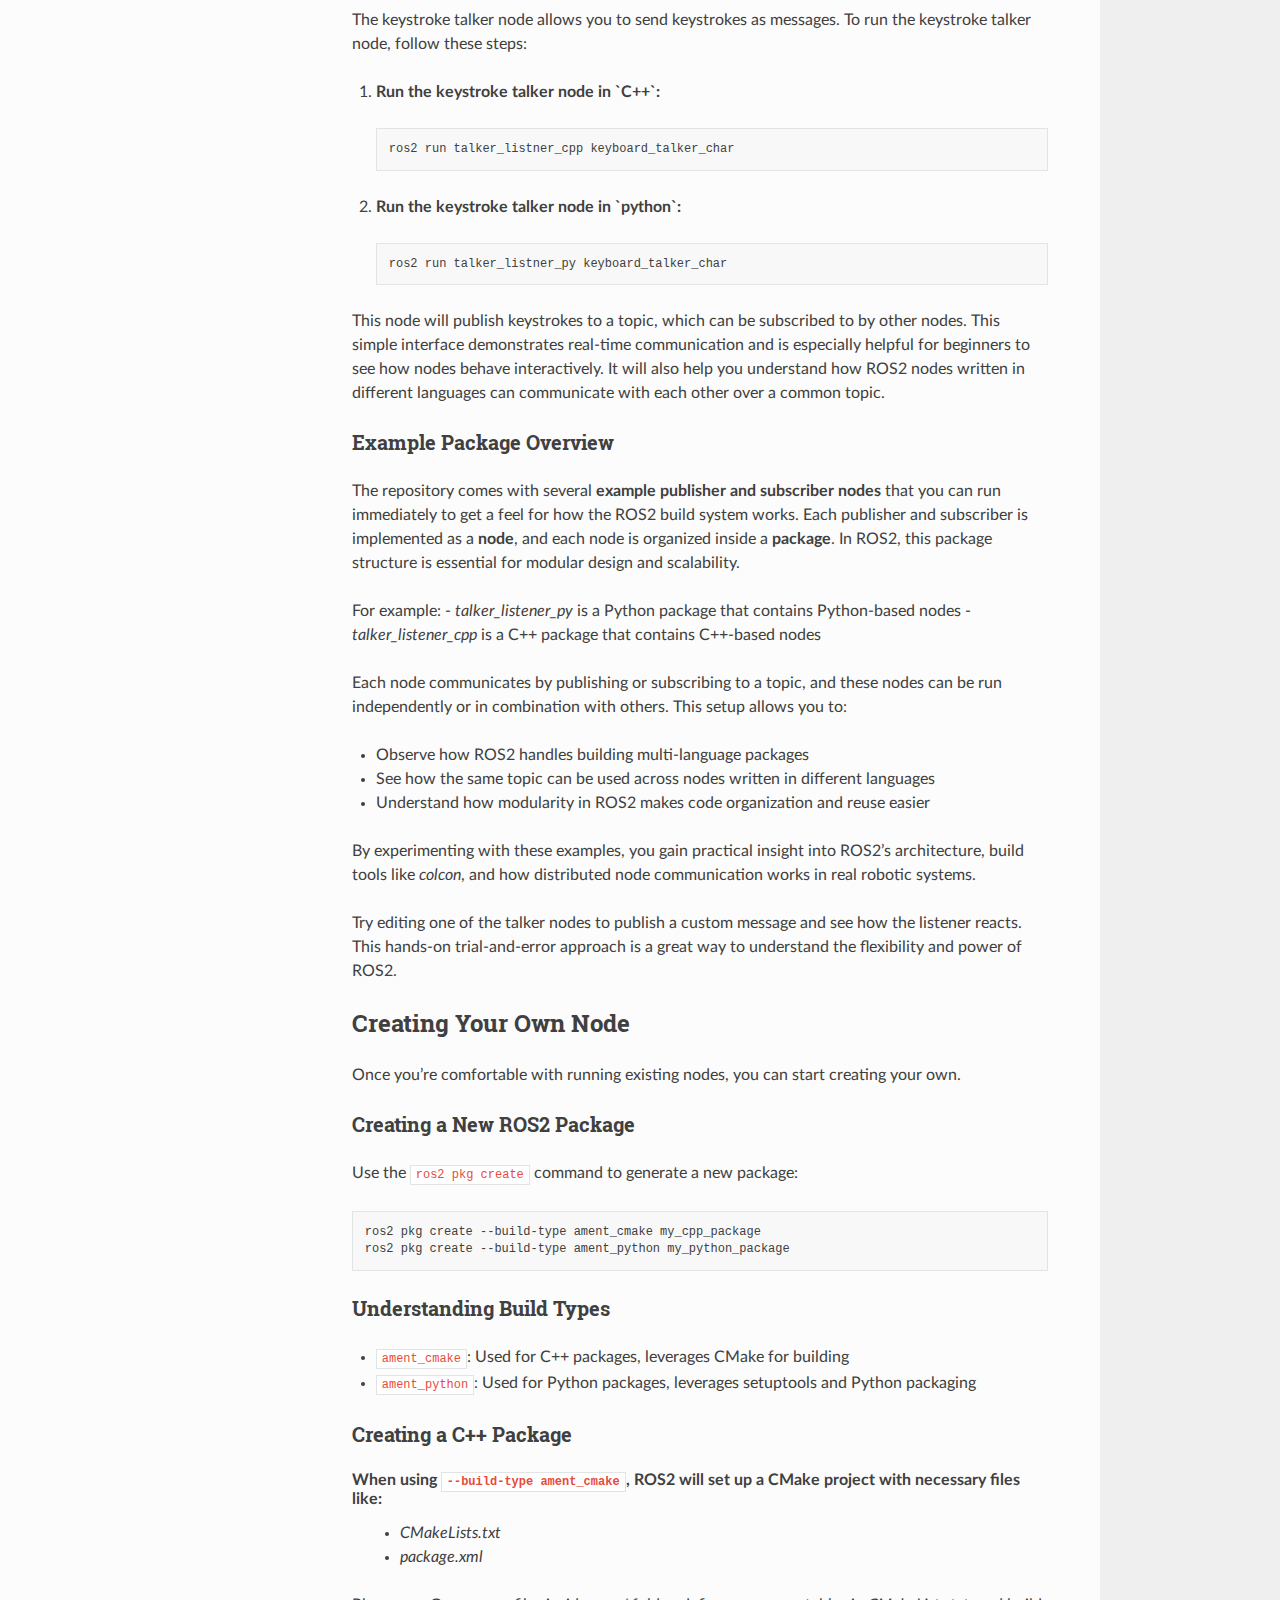
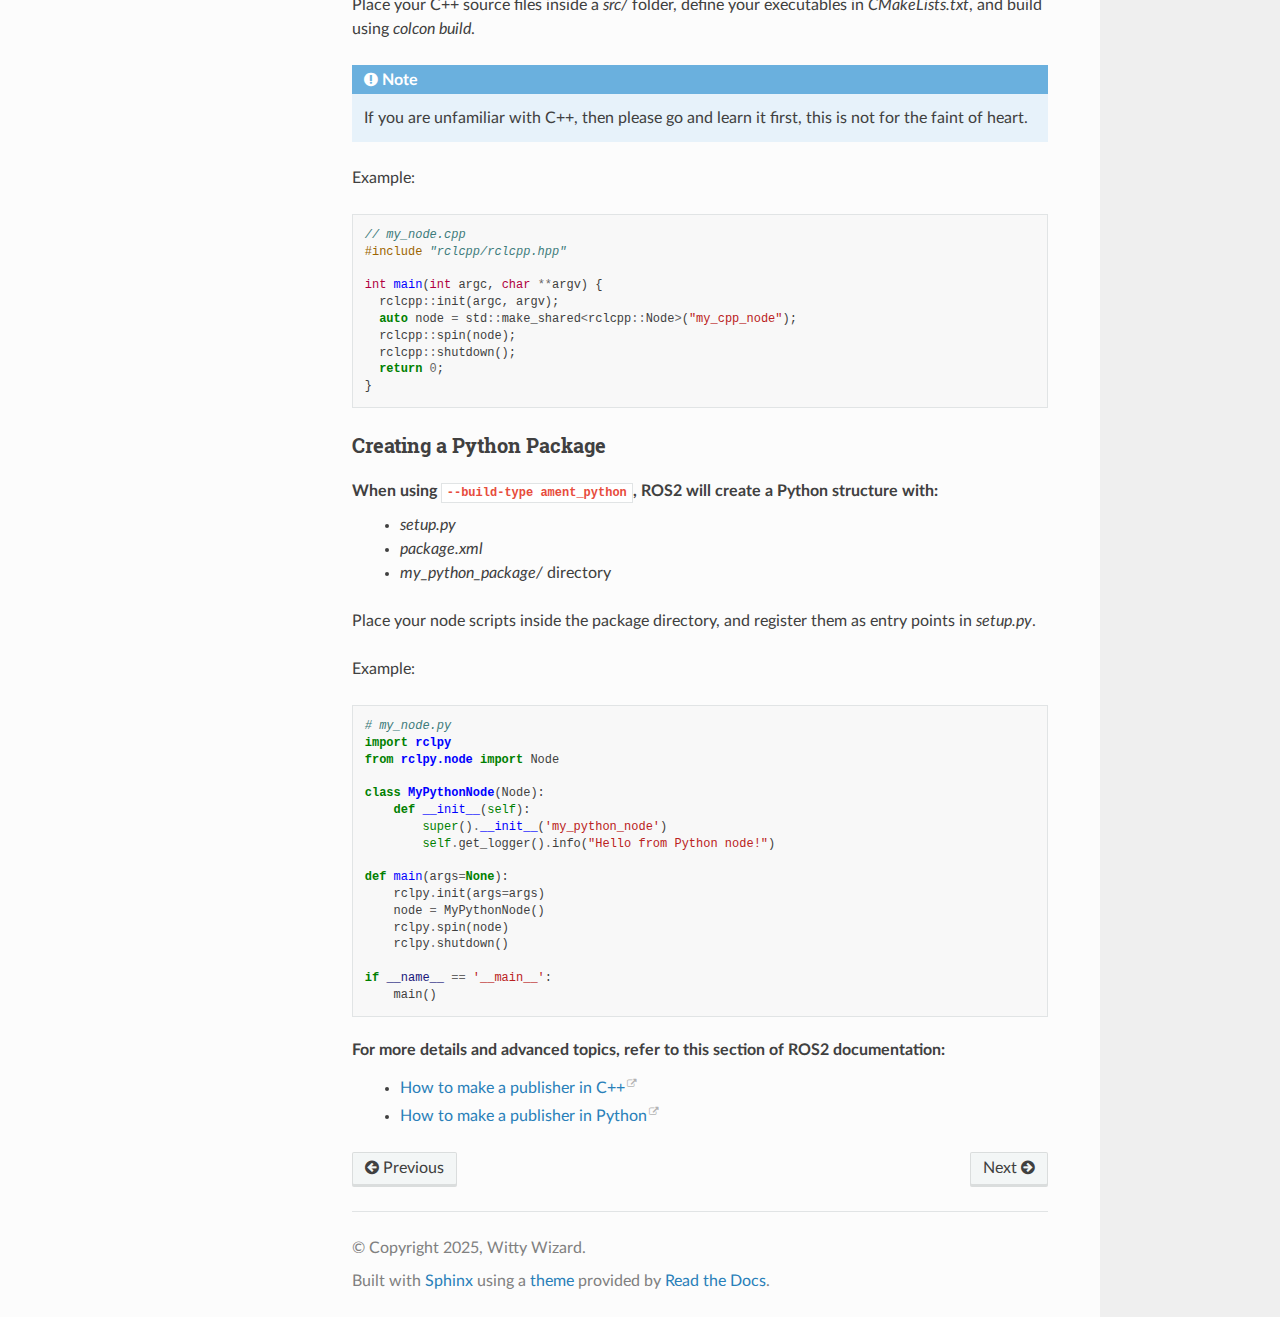
<file: tutorial.html>
<!DOCTYPE html>
<html class="writer-html5" lang="en" data-content_root="./">
<head>
  <meta charset="utf-8" /><meta name="viewport" content="width=device-width, initial-scale=1" />

  <meta name="viewport" content="width=device-width, initial-scale=1.0" />
  <title>Tutorial &mdash; ROS 101  documentation</title>
      <link rel="stylesheet" type="text/css" href="_static/pygments.css?v=b86133f3" />
      <link rel="stylesheet" type="text/css" href="_static/css/theme.css?v=e59714d7" />
      <link rel="stylesheet" type="text/css" href="_static/copybutton.css?v=76b2166b" />
      <link rel="stylesheet" type="text/css" href="_static/custom.css?v=364fe29c" />

  
      <script src="_static/jquery.js?v=5d32c60e"></script>
      <script src="_static/_sphinx_javascript_frameworks_compat.js?v=2cd50e6c"></script>
      <script src="_static/documentation_options.js?v=5929fcd5"></script>
      <script src="_static/doctools.js?v=9bcbadda"></script>
      <script src="_static/sphinx_highlight.js?v=dc90522c"></script>
      <script src="_static/clipboard.min.js?v=a7894cd8"></script>
      <script src="_static/copybutton.js?v=f281be69"></script>
    <script src="_static/js/theme.js"></script>
    <link rel="index" title="Index" href="genindex.html" />
    <link rel="search" title="Search" href="search.html" />
    <link rel="next" title="Building your robot" href="building.html" />
    <link rel="prev" title="Overview" href="overview.html" /> 
</head>

<body class="wy-body-for-nav"> 
  <div class="wy-grid-for-nav">
    <nav data-toggle="wy-nav-shift" class="wy-nav-side">
      <div class="wy-side-scroll">
        <div class="wy-side-nav-search" >

          
          
          <a href="index.html" class="icon icon-home">
            ROS 101
              <img src="_static/logo.png" class="logo" alt="Logo"/>
          </a>
<div role="search">
  <form id="rtd-search-form" class="wy-form" action="search.html" method="get">
    <input type="text" name="q" placeholder="Search docs" aria-label="Search docs" />
    <input type="hidden" name="check_keywords" value="yes" />
    <input type="hidden" name="area" value="default" />
  </form>
</div>
        </div><div class="wy-menu wy-menu-vertical" data-spy="affix" role="navigation" aria-label="Navigation menu">
              <p class="caption" role="heading"><span class="caption-text">Contents:</span></p>
<ul class="current">
<li class="toctree-l1"><a class="reference internal" href="setup/index.html">Setup</a><ul>
<li class="toctree-l2"><a class="reference internal" href="setup/index.html#prerequisites">Prerequisites</a></li>
<li class="toctree-l2"><a class="reference internal" href="setup/index.html#installation">Installation</a><ul>
<li class="toctree-l3"><a class="reference internal" href="setup/index.html#xserver-setup-windows">XServer Setup (Windows)</a></li>
</ul>
</li>
</ul>
</li>
<li class="toctree-l1"><a class="reference internal" href="overview.html">Overview</a><ul>
<li class="toctree-l2"><a class="reference internal" href="overview.html#what-is-a-framework">What is a Framework?</a></li>
<li class="toctree-l2"><a class="reference internal" href="overview.html#core-concepts-in-ros2">Core Concepts in ROS2</a></li>
<li class="toctree-l2"><a class="reference internal" href="overview.html#why-are-these-necessary">Why Are These Necessary?</a></li>
<li class="toctree-l2"><a class="reference internal" href="overview.html#how-ros2-communicates-dds">How ROS2 Communicates: DDS</a></li>
<li class="toctree-l2"><a class="reference internal" href="overview.html#learn-more">Learn More</a></li>
</ul>
</li>
<li class="toctree-l1 current"><a class="current reference internal" href="#">Tutorial</a><ul>
<li class="toctree-l2"><a class="reference internal" href="#running-talker-and-listener">Running Talker and Listener</a><ul>
<li class="toctree-l3"><a class="reference internal" href="#building-the-code">Building the code</a></li>
<li class="toctree-l3"><a class="reference internal" href="#running-the-nodes">Running the nodes</a></li>
<li class="toctree-l3"><a class="reference internal" href="#experiment-with-mixed-language-nodes">Experiment with Mixed Language Nodes</a></li>
<li class="toctree-l3"><a class="reference internal" href="#running-the-keystroke-talker">Running the Keystroke Talker</a></li>
<li class="toctree-l3"><a class="reference internal" href="#example-package-overview">Example Package Overview</a></li>
</ul>
</li>
<li class="toctree-l2"><a class="reference internal" href="#creating-your-own-node">Creating Your Own Node</a><ul>
<li class="toctree-l3"><a class="reference internal" href="#creating-a-new-ros2-package">Creating a New ROS2 Package</a></li>
<li class="toctree-l3"><a class="reference internal" href="#understanding-build-types">Understanding Build Types</a></li>
<li class="toctree-l3"><a class="reference internal" href="#creating-a-c-package">Creating a C++ Package</a></li>
<li class="toctree-l3"><a class="reference internal" href="#creating-a-python-package">Creating a Python Package</a></li>
</ul>
</li>
</ul>
</li>
<li class="toctree-l1"><a class="reference internal" href="building.html">Building your robot</a></li>
</ul>

        </div>
      </div>
    </nav>

    <section data-toggle="wy-nav-shift" class="wy-nav-content-wrap"><nav class="wy-nav-top" aria-label="Mobile navigation menu" >
          <i data-toggle="wy-nav-top" class="fa fa-bars"></i>
          <a href="index.html">ROS 101</a>
      </nav>

      <div class="wy-nav-content">
        <div class="rst-content style-external-links">
          <div role="navigation" aria-label="Page navigation">
  <ul class="wy-breadcrumbs">
      <li><a href="index.html" class="icon icon-home" aria-label="Home"></a></li>
      <li class="breadcrumb-item active">Tutorial</li>
      <li class="wy-breadcrumbs-aside">
              <a href="https://github.com/Robotics-PEC/Getting-Started-with-ROS/blob/main/docs/tutorial.rst" class="fa fa-github"> Edit on GitHub</a>
      </li>
  </ul>
  <hr/>
</div>
          <div role="main" class="document" itemscope="itemscope" itemtype="http://schema.org/Article">
           <div itemprop="articleBody">
             
  <section id="tutorial">
<h1>Tutorial<a class="headerlink" href="#tutorial" title="Link to this heading"></a></h1>
<p>This tutorial walks you through running example publisher and subscriber nodes using ROS2. The included repository provides simple, ready-to-run examples written in both Python and C++. These examples are designed to help you:</p>
<ul class="simple">
<li><p>Understand how the ROS2 build system (<cite>colcon</cite>) works</p></li>
<li><p>See how nodes communicate using topics</p></li>
<li><p>Observe interoperability between Python and C++ nodes</p></li>
</ul>
<section id="running-talker-and-listener">
<h2>Running Talker and Listener<a class="headerlink" href="#running-talker-and-listener" title="Link to this heading"></a></h2>
<p>Each publisher and subscriber in this repository is a <strong>node</strong>, and each node resides within a <strong>package</strong>. This mirrors the modular, scalable architecture that ROS2 encourages for building robotic applications.</p>
<section id="building-the-code">
<h3>Building the code<a class="headerlink" href="#building-the-code" title="Link to this heading"></a></h3>
<ol class="arabic">
<li><p><strong>Build the code inside the workspace directory:</strong></p>
<div class="highlight-bash notranslate"><div class="highlight"><pre><span></span>colcon<span class="w"> </span>build
</pre></div>
</div>
</li>
<li><p><strong>Source the setup script inside the install folder:</strong></p>
<div class="highlight-sh notranslate"><div class="highlight"><pre><span></span><span class="nb">source</span><span class="w"> </span>install/setup.bash
</pre></div>
</div>
</li>
</ol>
</section>
<section id="running-the-nodes">
<h3>Running the nodes<a class="headerlink" href="#running-the-nodes" title="Link to this heading"></a></h3>
<ol class="arabic">
<li><p><strong>Run the Python talker node:</strong></p>
<div class="highlight-sh notranslate"><div class="highlight"><pre><span></span>ros2<span class="w"> </span>run<span class="w"> </span>talker_listener_py<span class="w"> </span>talker
</pre></div>
</div>
</li>
<li><p><strong>Run the Python listener node:</strong></p>
<div class="highlight-sh notranslate"><div class="highlight"><pre><span></span>ros2<span class="w"> </span>run<span class="w"> </span>talker_listener_py<span class="w"> </span>listener
</pre></div>
</div>
</li>
<li><p><strong>Run the C++ talker node:</strong></p>
<div class="highlight-sh notranslate"><div class="highlight"><pre><span></span>ros2<span class="w"> </span>run<span class="w"> </span>talker_listener_cpp<span class="w"> </span>talker
</pre></div>
</div>
</li>
<li><p><strong>Run the C++ listener node:</strong></p>
<div class="highlight-sh notranslate"><div class="highlight"><pre><span></span>ros2<span class="w"> </span>run<span class="w"> </span>talker_listener_cpp<span class="w"> </span>listener
</pre></div>
</div>
</li>
</ol>
</section>
<section id="experiment-with-mixed-language-nodes">
<h3>Experiment with Mixed Language Nodes<a class="headerlink" href="#experiment-with-mixed-language-nodes" title="Link to this heading"></a></h3>
<p>You can also experiment by running nodes written in different languages together. For example:</p>
<ol class="arabic">
<li><p><strong>Run the C++ talker node and the Python listener node:</strong></p>
<div class="highlight-sh notranslate"><div class="highlight"><pre><span></span>ros2<span class="w"> </span>run<span class="w"> </span>talker_listener_cpp<span class="w"> </span>talker
ros2<span class="w"> </span>run<span class="w"> </span>talker_listener_py<span class="w"> </span>listener
</pre></div>
</div>
</li>
<li><p><strong>Run the Python talker node and the C++ listener node:</strong></p>
<div class="highlight-sh notranslate"><div class="highlight"><pre><span></span>ros2<span class="w"> </span>run<span class="w"> </span>talker_listener_py<span class="w"> </span>talker
ros2<span class="w"> </span>run<span class="w"> </span>talker_listener_cpp<span class="w"> </span>listener
</pre></div>
</div>
</li>
</ol>
</section>
<section id="running-the-keystroke-talker">
<h3>Running the Keystroke Talker<a class="headerlink" href="#running-the-keystroke-talker" title="Link to this heading"></a></h3>
<p>The keystroke talker node allows you to send keystrokes as messages. To run the keystroke talker node, follow these steps:</p>
<ol class="arabic simple">
<li><p><strong>Run the keystroke talker node in `C++`:</strong></p></li>
</ol>
<blockquote>
<div><div class="highlight-sh notranslate"><div class="highlight"><pre><span></span>ros2<span class="w"> </span>run<span class="w"> </span>talker_listner_cpp<span class="w"> </span>keyboard_talker_char
</pre></div>
</div>
</div></blockquote>
<ol class="arabic simple" start="2">
<li><p><strong>Run the keystroke talker node in `python`:</strong></p></li>
</ol>
<blockquote>
<div><div class="highlight-sh notranslate"><div class="highlight"><pre><span></span>ros2<span class="w"> </span>run<span class="w"> </span>talker_listner_py<span class="w"> </span>keyboard_talker_char
</pre></div>
</div>
</div></blockquote>
<p>This node will publish keystrokes to a topic, which can be subscribed to by other nodes. This simple interface demonstrates real-time communication and is especially helpful for beginners to see how nodes behave interactively. It will also help you understand how ROS2 nodes written in different languages can communicate with each other over a common topic.</p>
</section>
<section id="example-package-overview">
<h3>Example Package Overview<a class="headerlink" href="#example-package-overview" title="Link to this heading"></a></h3>
<p>The repository comes with several <strong>example publisher and subscriber nodes</strong> that you can run immediately to get a feel for how the ROS2 build system works. Each publisher and subscriber is implemented as a <strong>node</strong>, and each node is organized inside a <strong>package</strong>. In ROS2, this package structure is essential for modular design and scalability.</p>
<p>For example:
- <cite>talker_listener_py</cite> is a Python package that contains Python-based nodes
- <cite>talker_listener_cpp</cite> is a C++ package that contains C++-based nodes</p>
<p>Each node communicates by publishing or subscribing to a topic, and these nodes can be run independently or in combination with others. This setup allows you to:</p>
<ul class="simple">
<li><p>Observe how ROS2 handles building multi-language packages</p></li>
<li><p>See how the same topic can be used across nodes written in different languages</p></li>
<li><p>Understand how modularity in ROS2 makes code organization and reuse easier</p></li>
</ul>
<p>By experimenting with these examples, you gain practical insight into ROS2’s architecture, build tools like <cite>colcon</cite>, and how distributed node communication works in real robotic systems.</p>
<p>Try editing one of the talker nodes to publish a custom message and see how the listener reacts. This hands-on trial-and-error approach is a great way to understand the flexibility and power of ROS2.</p>
</section>
</section>
<section id="creating-your-own-node">
<h2>Creating Your Own Node<a class="headerlink" href="#creating-your-own-node" title="Link to this heading"></a></h2>
<p>Once you’re comfortable with running existing nodes, you can start creating your own.</p>
<section id="creating-a-new-ros2-package">
<h3>Creating a New ROS2 Package<a class="headerlink" href="#creating-a-new-ros2-package" title="Link to this heading"></a></h3>
<p>Use the <code class="docutils literal notranslate"><span class="pre">ros2</span> <span class="pre">pkg</span> <span class="pre">create</span></code> command to generate a new package:</p>
<div class="highlight-sh notranslate"><div class="highlight"><pre><span></span>ros2<span class="w"> </span>pkg<span class="w"> </span>create<span class="w"> </span>--build-type<span class="w"> </span>ament_cmake<span class="w"> </span>my_cpp_package
ros2<span class="w"> </span>pkg<span class="w"> </span>create<span class="w"> </span>--build-type<span class="w"> </span>ament_python<span class="w"> </span>my_python_package
</pre></div>
</div>
</section>
<section id="understanding-build-types">
<h3>Understanding Build Types<a class="headerlink" href="#understanding-build-types" title="Link to this heading"></a></h3>
<ul class="simple">
<li><p><code class="docutils literal notranslate"><span class="pre">ament_cmake</span></code>: Used for C++ packages, leverages CMake for building</p></li>
<li><p><code class="docutils literal notranslate"><span class="pre">ament_python</span></code>: Used for Python packages, leverages setuptools and Python packaging</p></li>
</ul>
</section>
<section id="creating-a-c-package">
<h3>Creating a C++ Package<a class="headerlink" href="#creating-a-c-package" title="Link to this heading"></a></h3>
<dl class="simple">
<dt>When using <code class="docutils literal notranslate"><span class="pre">--build-type</span> <span class="pre">ament_cmake</span></code>, ROS2 will set up a CMake project with necessary files like:</dt><dd><ul class="simple">
<li><p><cite>CMakeLists.txt</cite></p></li>
<li><p><cite>package.xml</cite></p></li>
</ul>
</dd>
</dl>
<p>Place your C++ source files inside a <cite>src/</cite> folder, define your executables in <cite>CMakeLists.txt</cite>, and build using <cite>colcon build</cite>.</p>
<div class="admonition note">
<p class="admonition-title">Note</p>
<p>If you are unfamiliar with C++, then please go and learn it first, this is not for the faint of heart.</p>
</div>
<p>Example:</p>
<div class="highlight-cpp notranslate"><div class="highlight"><pre><span></span><span class="c1">// my_node.cpp</span>
<span class="cp">#include</span><span class="w"> </span><span class="cpf">&quot;rclcpp/rclcpp.hpp&quot;</span>

<span class="kt">int</span><span class="w"> </span><span class="nf">main</span><span class="p">(</span><span class="kt">int</span><span class="w"> </span><span class="n">argc</span><span class="p">,</span><span class="w"> </span><span class="kt">char</span><span class="w"> </span><span class="o">**</span><span class="n">argv</span><span class="p">)</span><span class="w"> </span><span class="p">{</span>
<span class="w">  </span><span class="n">rclcpp</span><span class="o">::</span><span class="n">init</span><span class="p">(</span><span class="n">argc</span><span class="p">,</span><span class="w"> </span><span class="n">argv</span><span class="p">);</span>
<span class="w">  </span><span class="k">auto</span><span class="w"> </span><span class="n">node</span><span class="w"> </span><span class="o">=</span><span class="w"> </span><span class="n">std</span><span class="o">::</span><span class="n">make_shared</span><span class="o">&lt;</span><span class="n">rclcpp</span><span class="o">::</span><span class="n">Node</span><span class="o">&gt;</span><span class="p">(</span><span class="s">&quot;my_cpp_node&quot;</span><span class="p">);</span>
<span class="w">  </span><span class="n">rclcpp</span><span class="o">::</span><span class="n">spin</span><span class="p">(</span><span class="n">node</span><span class="p">);</span>
<span class="w">  </span><span class="n">rclcpp</span><span class="o">::</span><span class="n">shutdown</span><span class="p">();</span>
<span class="w">  </span><span class="k">return</span><span class="w"> </span><span class="mi">0</span><span class="p">;</span>
<span class="p">}</span>
</pre></div>
</div>
</section>
<section id="creating-a-python-package">
<h3>Creating a Python Package<a class="headerlink" href="#creating-a-python-package" title="Link to this heading"></a></h3>
<dl class="simple">
<dt>When using <code class="docutils literal notranslate"><span class="pre">--build-type</span> <span class="pre">ament_python</span></code>, ROS2 will create a Python structure with:</dt><dd><ul class="simple">
<li><p><cite>setup.py</cite></p></li>
<li><p><cite>package.xml</cite></p></li>
<li><p><cite>my_python_package/</cite> directory</p></li>
</ul>
</dd>
</dl>
<p>Place your node scripts inside the package directory, and register them as entry points in <cite>setup.py</cite>.</p>
<p>Example:</p>
<div class="highlight-python notranslate"><div class="highlight"><pre><span></span><span class="c1"># my_node.py</span>
<span class="kn">import</span><span class="w"> </span><span class="nn">rclpy</span>
<span class="kn">from</span><span class="w"> </span><span class="nn">rclpy.node</span><span class="w"> </span><span class="kn">import</span> <span class="n">Node</span>

<span class="k">class</span><span class="w"> </span><span class="nc">MyPythonNode</span><span class="p">(</span><span class="n">Node</span><span class="p">):</span>
    <span class="k">def</span><span class="w"> </span><span class="fm">__init__</span><span class="p">(</span><span class="bp">self</span><span class="p">):</span>
        <span class="nb">super</span><span class="p">()</span><span class="o">.</span><span class="fm">__init__</span><span class="p">(</span><span class="s1">&#39;my_python_node&#39;</span><span class="p">)</span>
        <span class="bp">self</span><span class="o">.</span><span class="n">get_logger</span><span class="p">()</span><span class="o">.</span><span class="n">info</span><span class="p">(</span><span class="s2">&quot;Hello from Python node!&quot;</span><span class="p">)</span>

<span class="k">def</span><span class="w"> </span><span class="nf">main</span><span class="p">(</span><span class="n">args</span><span class="o">=</span><span class="kc">None</span><span class="p">):</span>
    <span class="n">rclpy</span><span class="o">.</span><span class="n">init</span><span class="p">(</span><span class="n">args</span><span class="o">=</span><span class="n">args</span><span class="p">)</span>
    <span class="n">node</span> <span class="o">=</span> <span class="n">MyPythonNode</span><span class="p">()</span>
    <span class="n">rclpy</span><span class="o">.</span><span class="n">spin</span><span class="p">(</span><span class="n">node</span><span class="p">)</span>
    <span class="n">rclpy</span><span class="o">.</span><span class="n">shutdown</span><span class="p">()</span>

<span class="k">if</span> <span class="vm">__name__</span> <span class="o">==</span> <span class="s1">&#39;__main__&#39;</span><span class="p">:</span>
    <span class="n">main</span><span class="p">()</span>
</pre></div>
</div>
<dl class="simple">
<dt>For more details and advanced topics, refer to this section of ROS2 documentation:</dt><dd><ul class="simple">
<li><p><a class="reference external" href="https://docs.ros.org/en/jazzy/Tutorials/Beginner-Client-Libraries/Writing-A-Simple-Cpp-Publisher-And-Subscriber.html">How to make a publisher in C++</a></p></li>
<li><p><a class="reference external" href="https://docs.ros.org/en/jazzy/Tutorials/Beginner-Client-Libraries/Writing-A-Simple-Py-Publisher-And-Subscriber.html">How to make a publisher in Python</a></p></li>
</ul>
</dd>
</dl>
</section>
</section>
</section>


           </div>
          </div>
          <footer><div class="rst-footer-buttons" role="navigation" aria-label="Footer">
        <a href="overview.html" class="btn btn-neutral float-left" title="Overview" accesskey="p" rel="prev"><span class="fa fa-arrow-circle-left" aria-hidden="true"></span> Previous</a>
        <a href="building.html" class="btn btn-neutral float-right" title="Building your robot" accesskey="n" rel="next">Next <span class="fa fa-arrow-circle-right" aria-hidden="true"></span></a>
    </div>

  <hr/>

  <div role="contentinfo">
    <p>&#169; Copyright 2025, Witty Wizard.</p>
  </div>

  Built with <a href="https://www.sphinx-doc.org/">Sphinx</a> using a
    <a href="https://github.com/readthedocs/sphinx_rtd_theme">theme</a>
    provided by <a href="https://readthedocs.org">Read the Docs</a>.
   

</footer>
        </div>
      </div>
    </section>
  </div>
  <script>
      jQuery(function () {
          SphinxRtdTheme.Navigation.enable(true);
      });
  </script> 

</body>
</html>
</file>
<file: _static/pygments.css>
pre { line-height: 125%; }
td.linenos .normal { color: inherit; background-color: transparent; padding-left: 5px; padding-right: 5px; }
span.linenos { color: inherit; background-color: transparent; padding-left: 5px; padding-right: 5px; }
td.linenos .special { color: #000000; background-color: #ffffc0; padding-left: 5px; padding-right: 5px; }
span.linenos.special { color: #000000; background-color: #ffffc0; padding-left: 5px; padding-right: 5px; }
.highlight .hll { background-color: #ffffcc }
.highlight { background: #f8f8f8; }
.highlight .c { color: #3D7B7B; font-style: italic } /* Comment */
.highlight .err { border: 1px solid #F00 } /* Error */
.highlight .k { color: #008000; font-weight: bold } /* Keyword */
.highlight .o { color: #666 } /* Operator */
.highlight .ch { color: #3D7B7B; font-style: italic } /* Comment.Hashbang */
.highlight .cm { color: #3D7B7B; font-style: italic } /* Comment.Multiline */
.highlight .cp { color: #9C6500 } /* Comment.Preproc */
.highlight .cpf { color: #3D7B7B; font-style: italic } /* Comment.PreprocFile */
.highlight .c1 { color: #3D7B7B; font-style: italic } /* Comment.Single */
.highlight .cs { color: #3D7B7B; font-style: italic } /* Comment.Special */
.highlight .gd { color: #A00000 } /* Generic.Deleted */
.highlight .ge { font-style: italic } /* Generic.Emph */
.highlight .ges { font-weight: bold; font-style: italic } /* Generic.EmphStrong */
.highlight .gr { color: #E40000 } /* Generic.Error */
.highlight .gh { color: #000080; font-weight: bold } /* Generic.Heading */
.highlight .gi { color: #008400 } /* Generic.Inserted */
.highlight .go { color: #717171 } /* Generic.Output */
.highlight .gp { color: #000080; font-weight: bold } /* Generic.Prompt */
.highlight .gs { font-weight: bold } /* Generic.Strong */
.highlight .gu { color: #800080; font-weight: bold } /* Generic.Subheading */
.highlight .gt { color: #04D } /* Generic.Traceback */
.highlight .kc { color: #008000; font-weight: bold } /* Keyword.Constant */
.highlight .kd { color: #008000; font-weight: bold } /* Keyword.Declaration */
.highlight .kn { color: #008000; font-weight: bold } /* Keyword.Namespace */
.highlight .kp { color: #008000 } /* Keyword.Pseudo */
.highlight .kr { color: #008000; font-weight: bold } /* Keyword.Reserved */
.highlight .kt { color: #B00040 } /* Keyword.Type */
.highlight .m { color: #666 } /* Literal.Number */
.highlight .s { color: #BA2121 } /* Literal.String */
.highlight .na { color: #687822 } /* Name.Attribute */
.highlight .nb { color: #008000 } /* Name.Builtin */
.highlight .nc { color: #00F; font-weight: bold } /* Name.Class */
.highlight .no { color: #800 } /* Name.Constant */
.highlight .nd { color: #A2F } /* Name.Decorator */
.highlight .ni { color: #717171; font-weight: bold } /* Name.Entity */
.highlight .ne { color: #CB3F38; font-weight: bold } /* Name.Exception */
.highlight .nf { color: #00F } /* Name.Function */
.highlight .nl { color: #767600 } /* Name.Label */
.highlight .nn { color: #00F; font-weight: bold } /* Name.Namespace */
.highlight .nt { color: #008000; font-weight: bold } /* Name.Tag */
.highlight .nv { color: #19177C } /* Name.Variable */
.highlight .ow { color: #A2F; font-weight: bold } /* Operator.Word */
.highlight .w { color: #BBB } /* Text.Whitespace */
.highlight .mb { color: #666 } /* Literal.Number.Bin */
.highlight .mf { color: #666 } /* Literal.Number.Float */
.highlight .mh { color: #666 } /* Literal.Number.Hex */
.highlight .mi { color: #666 } /* Literal.Number.Integer */
.highlight .mo { color: #666 } /* Literal.Number.Oct */
.highlight .sa { color: #BA2121 } /* Literal.String.Affix */
.highlight .sb { color: #BA2121 } /* Literal.String.Backtick */
.highlight .sc { color: #BA2121 } /* Literal.String.Char */
.highlight .dl { color: #BA2121 } /* Literal.String.Delimiter */
.highlight .sd { color: #BA2121; font-style: italic } /* Literal.String.Doc */
.highlight .s2 { color: #BA2121 } /* Literal.String.Double */
.highlight .se { color: #AA5D1F; font-weight: bold } /* Literal.String.Escape */
.highlight .sh { color: #BA2121 } /* Literal.String.Heredoc */
.highlight .si { color: #A45A77; font-weight: bold } /* Literal.String.Interpol */
.highlight .sx { color: #008000 } /* Literal.String.Other */
.highlight .sr { color: #A45A77 } /* Literal.String.Regex */
.highlight .s1 { color: #BA2121 } /* Literal.String.Single */
.highlight .ss { color: #19177C } /* Literal.String.Symbol */
.highlight .bp { color: #008000 } /* Name.Builtin.Pseudo */
.highlight .fm { color: #00F } /* Name.Function.Magic */
.highlight .vc { color: #19177C } /* Name.Variable.Class */
.highlight .vg { color: #19177C } /* Name.Variable.Global */
.highlight .vi { color: #19177C } /* Name.Variable.Instance */
.highlight .vm { color: #19177C } /* Name.Variable.Magic */
.highlight .il { color: #666 } /* Literal.Number.Integer.Long */
</file>
<file: _static/css/theme.css>
html{box-sizing:border-box}*,:after,:before{box-sizing:inherit}article,aside,details,figcaption,figure,footer,header,hgroup,nav,section{display:block}audio,canvas,video{display:inline-block;*display:inline;*zoom:1}[hidden],audio:not([controls]){display:none}*{-webkit-box-sizing:border-box;-moz-box-sizing:border-box;box-sizing:border-box}html{font-size:100%;-webkit-text-size-adjust:100%;-ms-text-size-adjust:100%}body{margin:0}a:active,a:hover{outline:0}abbr[title]{border-bottom:1px dotted}b,strong{font-weight:700}blockquote{margin:0}dfn{font-style:italic}ins{background:#ff9;text-decoration:none}ins,mark{color:#000}mark{background:#ff0;font-style:italic;font-weight:700}.rst-content code,.rst-content tt,code,kbd,pre,samp{font-family:monospace,serif;_font-family:courier new,monospace;font-size:1em}pre{white-space:pre}q{quotes:none}q:after,q:before{content:"";content:none}small{font-size:85%}sub,sup{font-size:75%;line-height:0;position:relative;vertical-align:baseline}sup{top:-.5em}sub{bottom:-.25em}dl,ol,ul{margin:0;padding:0;list-style:none;list-style-image:none}li{list-style:none}dd{margin:0}img{border:0;-ms-interpolation-mode:bicubic;vertical-align:middle;max-width:100%}svg:not(:root){overflow:hidden}figure,form{margin:0}label{cursor:pointer}button,input,select,textarea{font-size:100%;margin:0;vertical-align:baseline;*vertical-align:middle}button,input{line-height:normal}button,input[type=button],input[type=reset],input[type=submit]{cursor:pointer;-webkit-appearance:button;*overflow:visible}button[disabled],input[disabled]{cursor:default}input[type=search]{-webkit-appearance:textfield;-moz-box-sizing:content-box;-webkit-box-sizing:content-box;box-sizing:content-box}textarea{resize:vertical}table{border-collapse:collapse;border-spacing:0}td{vertical-align:top}.chromeframe{margin:.2em 0;background:#ccc;color:#000;padding:.2em 0}.ir{display:block;border:0;text-indent:-999em;overflow:hidden;background-color:transparent;background-repeat:no-repeat;text-align:left;direction:ltr;*line-height:0}.ir br{display:none}.hidden{display:none!important;visibility:hidden}.visuallyhidden{border:0;clip:rect(0 0 0 0);height:1px;margin:-1px;overflow:hidden;padding:0;position:absolute;width:1px}.visuallyhidden.focusable:active,.visuallyhidden.focusable:focus{clip:auto;height:auto;margin:0;overflow:visible;position:static;width:auto}.invisible{visibility:hidden}.relative{position:relative}big,small{font-size:100%}@media print{body,html,section{background:none!important}*{box-shadow:none!important;text-shadow:none!important;filter:none!important;-ms-filter:none!important}a,a:visited{text-decoration:underline}.ir a:after,a[href^="#"]:after,a[href^="javascript:"]:after{content:""}blockquote,pre{page-break-inside:avoid}thead{display:table-header-group}img,tr{page-break-inside:avoid}img{max-width:100%!important}@page{margin:.5cm}.rst-content .toctree-wrapper>p.caption,h2,h3,p{orphans:3;widows:3}.rst-content .toctree-wrapper>p.caption,h2,h3{page-break-after:avoid}}.btn,.fa:before,.icon:before,.rst-content .admonition,.rst-content .admonition-title:before,.rst-content .admonition-todo,.rst-content .attention,.rst-content .caution,.rst-content .code-block-caption .headerlink:before,.rst-content .danger,.rst-content .eqno .headerlink:before,.rst-content .error,.rst-content .hint,.rst-content .important,.rst-content .note,.rst-content .seealso,.rst-content .tip,.rst-content .warning,.rst-content code.download span:first-child:before,.rst-content dl dt .headerlink:before,.rst-content h1 .headerlink:before,.rst-content h2 .headerlink:before,.rst-content h3 .headerlink:before,.rst-content h4 .headerlink:before,.rst-content h5 .headerlink:before,.rst-content h6 .headerlink:before,.rst-content p.caption .headerlink:before,.rst-content p .headerlink:before,.rst-content table>caption .headerlink:before,.rst-content tt.download span:first-child:before,.wy-alert,.wy-dropdown .caret:before,.wy-inline-validate.wy-inline-validate-danger .wy-input-context:before,.wy-inline-validate.wy-inline-validate-info .wy-input-context:before,.wy-inline-validate.wy-inline-validate-success .wy-input-context:before,.wy-inline-validate.wy-inline-validate-warning .wy-input-context:before,.wy-menu-vertical li.current>a button.toctree-expand:before,.wy-menu-vertical li.on a button.toctree-expand:before,.wy-menu-vertical li button.toctree-expand:before,input[type=color],input[type=date],input[type=datetime-local],input[type=datetime],input[type=email],input[type=month],input[type=number],input[type=password],input[type=search],input[type=tel],input[type=text],input[type=time],input[type=url],input[type=week],select,textarea{-webkit-font-smoothing:antialiased}.clearfix{*zoom:1}.clearfix:after,.clearfix:before{display:table;content:""}.clearfix:after{clear:both}/*!
 *  Font Awesome 4.7.0 by @davegandy - http://fontawesome.io - @fontawesome
 *  License - http://fontawesome.io/license (Font: SIL OFL 1.1, CSS: MIT License)
 */@font-face{font-family:FontAwesome;src:url(fonts/fontawesome-webfont.eot?674f50d287a8c48dc19ba404d20fe713);src:url(fonts/fontawesome-webfont.eot?674f50d287a8c48dc19ba404d20fe713?#iefix&v=4.7.0) format("embedded-opentype"),url(fonts/fontawesome-webfont.woff2?af7ae505a9eed503f8b8e6982036873e) format("woff2"),url(fonts/fontawesome-webfont.woff?fee66e712a8a08eef5805a46892932ad) format("woff"),url(fonts/fontawesome-webfont.ttf?b06871f281fee6b241d60582ae9369b9) format("truetype"),url(fonts/fontawesome-webfont.svg?912ec66d7572ff821749319396470bde#fontawesomeregular) format("svg");font-weight:400;font-style:normal}.fa,.icon,.rst-content .admonition-title,.rst-content .code-block-caption .headerlink,.rst-content .eqno .headerlink,.rst-content code.download span:first-child,.rst-content dl dt .headerlink,.rst-content h1 .headerlink,.rst-content h2 .headerlink,.rst-content h3 .headerlink,.rst-content h4 .headerlink,.rst-content h5 .headerlink,.rst-content h6 .headerlink,.rst-content p.caption .headerlink,.rst-content p .headerlink,.rst-content table>caption .headerlink,.rst-content tt.download span:first-child,.wy-menu-vertical li.current>a button.toctree-expand,.wy-menu-vertical li.on a button.toctree-expand,.wy-menu-vertical li button.toctree-expand{display:inline-block;font:normal normal normal 14px/1 FontAwesome;font-size:inherit;text-rendering:auto;-webkit-font-smoothing:antialiased;-moz-osx-font-smoothing:grayscale}.fa-lg{font-size:1.33333em;line-height:.75em;vertical-align:-15%}.fa-2x{font-size:2em}.fa-3x{font-size:3em}.fa-4x{font-size:4em}.fa-5x{font-size:5em}.fa-fw{width:1.28571em;text-align:center}.fa-ul{padding-left:0;margin-left:2.14286em;list-style-type:none}.fa-ul>li{position:relative}.fa-li{position:absolute;left:-2.14286em;width:2.14286em;top:.14286em;text-align:center}.fa-li.fa-lg{left:-1.85714em}.fa-border{padding:.2em .25em .15em;border:.08em solid #eee;border-radius:.1em}.fa-pull-left{float:left}.fa-pull-right{float:right}.fa-pull-left.icon,.fa.fa-pull-left,.rst-content .code-block-caption .fa-pull-left.headerlink,.rst-content .eqno .fa-pull-left.headerlink,.rst-content .fa-pull-left.admonition-title,.rst-content code.download span.fa-pull-left:first-child,.rst-content dl dt .fa-pull-left.headerlink,.rst-content h1 .fa-pull-left.headerlink,.rst-content h2 .fa-pull-left.headerlink,.rst-content h3 .fa-pull-left.headerlink,.rst-content h4 .fa-pull-left.headerlink,.rst-content h5 .fa-pull-left.headerlink,.rst-content h6 .fa-pull-left.headerlink,.rst-content p .fa-pull-left.headerlink,.rst-content table>caption .fa-pull-left.headerlink,.rst-content tt.download span.fa-pull-left:first-child,.wy-menu-vertical li.current>a button.fa-pull-left.toctree-expand,.wy-menu-vertical li.on a button.fa-pull-left.toctree-expand,.wy-menu-vertical li button.fa-pull-left.toctree-expand{margin-right:.3em}.fa-pull-right.icon,.fa.fa-pull-right,.rst-content .code-block-caption .fa-pull-right.headerlink,.rst-content .eqno .fa-pull-right.headerlink,.rst-content .fa-pull-right.admonition-title,.rst-content code.download span.fa-pull-right:first-child,.rst-content dl dt .fa-pull-right.headerlink,.rst-content h1 .fa-pull-right.headerlink,.rst-content h2 .fa-pull-right.headerlink,.rst-content h3 .fa-pull-right.headerlink,.rst-content h4 .fa-pull-right.headerlink,.rst-content h5 .fa-pull-right.headerlink,.rst-content h6 .fa-pull-right.headerlink,.rst-content p .fa-pull-right.headerlink,.rst-content table>caption .fa-pull-right.headerlink,.rst-content tt.download span.fa-pull-right:first-child,.wy-menu-vertical li.current>a button.fa-pull-right.toctree-expand,.wy-menu-vertical li.on a button.fa-pull-right.toctree-expand,.wy-menu-vertical li button.fa-pull-right.toctree-expand{margin-left:.3em}.pull-right{float:right}.pull-left{float:left}.fa.pull-left,.pull-left.icon,.rst-content .code-block-caption .pull-left.headerlink,.rst-content .eqno .pull-left.headerlink,.rst-content .pull-left.admonition-title,.rst-content code.download span.pull-left:first-child,.rst-content dl dt .pull-left.headerlink,.rst-content h1 .pull-left.headerlink,.rst-content h2 .pull-left.headerlink,.rst-content h3 .pull-left.headerlink,.rst-content h4 .pull-left.headerlink,.rst-content h5 .pull-left.headerlink,.rst-content h6 .pull-left.headerlink,.rst-content p .pull-left.headerlink,.rst-content table>caption .pull-left.headerlink,.rst-content tt.download span.pull-left:first-child,.wy-menu-vertical li.current>a button.pull-left.toctree-expand,.wy-menu-vertical li.on a button.pull-left.toctree-expand,.wy-menu-vertical li button.pull-left.toctree-expand{margin-right:.3em}.fa.pull-right,.pull-right.icon,.rst-content .code-block-caption .pull-right.headerlink,.rst-content .eqno .pull-right.headerlink,.rst-content .pull-right.admonition-title,.rst-content code.download span.pull-right:first-child,.rst-content dl dt .pull-right.headerlink,.rst-content h1 .pull-right.headerlink,.rst-content h2 .pull-right.headerlink,.rst-content h3 .pull-right.headerlink,.rst-content h4 .pull-right.headerlink,.rst-content h5 .pull-right.headerlink,.rst-content h6 .pull-right.headerlink,.rst-content p .pull-right.headerlink,.rst-content table>caption .pull-right.headerlink,.rst-content tt.download span.pull-right:first-child,.wy-menu-vertical li.current>a button.pull-right.toctree-expand,.wy-menu-vertical li.on a button.pull-right.toctree-expand,.wy-menu-vertical li button.pull-right.toctree-expand{margin-left:.3em}.fa-spin{-webkit-animation:fa-spin 2s linear infinite;animation:fa-spin 2s linear infinite}.fa-pulse{-webkit-animation:fa-spin 1s steps(8) infinite;animation:fa-spin 1s steps(8) infinite}@-webkit-keyframes fa-spin{0%{-webkit-transform:rotate(0deg);transform:rotate(0deg)}to{-webkit-transform:rotate(359deg);transform:rotate(359deg)}}@keyframes fa-spin{0%{-webkit-transform:rotate(0deg);transform:rotate(0deg)}to{-webkit-transform:rotate(359deg);transform:rotate(359deg)}}.fa-rotate-90{-ms-filter:"progid:DXImageTransform.Microsoft.BasicImage(rotation=1)";-webkit-transform:rotate(90deg);-ms-transform:rotate(90deg);transform:rotate(90deg)}.fa-rotate-180{-ms-filter:"progid:DXImageTransform.Microsoft.BasicImage(rotation=2)";-webkit-transform:rotate(180deg);-ms-transform:rotate(180deg);transform:rotate(180deg)}.fa-rotate-270{-ms-filter:"progid:DXImageTransform.Microsoft.BasicImage(rotation=3)";-webkit-transform:rotate(270deg);-ms-transform:rotate(270deg);transform:rotate(270deg)}.fa-flip-horizontal{-ms-filter:"progid:DXImageTransform.Microsoft.BasicImage(rotation=0, mirror=1)";-webkit-transform:scaleX(-1);-ms-transform:scaleX(-1);transform:scaleX(-1)}.fa-flip-vertical{-ms-filter:"progid:DXImageTransform.Microsoft.BasicImage(rotation=2, mirror=1)";-webkit-transform:scaleY(-1);-ms-transform:scaleY(-1);transform:scaleY(-1)}:root .fa-flip-horizontal,:root .fa-flip-vertical,:root .fa-rotate-90,:root .fa-rotate-180,:root .fa-rotate-270{filter:none}.fa-stack{position:relative;display:inline-block;width:2em;height:2em;line-height:2em;vertical-align:middle}.fa-stack-1x,.fa-stack-2x{position:absolute;left:0;width:100%;text-align:center}.fa-stack-1x{line-height:inherit}.fa-stack-2x{font-size:2em}.fa-inverse{color:#fff}.fa-glass:before{content:""}.fa-music:before{content:""}.fa-search:before,.icon-search:before{content:""}.fa-envelope-o:before{content:""}.fa-heart:before{content:""}.fa-star:before{content:""}.fa-star-o:before{content:""}.fa-user:before{content:""}.fa-film:before{content:""}.fa-th-large:before{content:""}.fa-th:before{content:""}.fa-th-list:before{content:""}.fa-check:before{content:""}.fa-close:before,.fa-remove:before,.fa-times:before{content:""}.fa-search-plus:before{content:""}.fa-search-minus:before{content:""}.fa-power-off:before{content:""}.fa-signal:before{content:""}.fa-cog:before,.fa-gear:before{content:""}.fa-trash-o:before{content:""}.fa-home:before,.icon-home:before{content:""}.fa-file-o:before{content:""}.fa-clock-o:before{content:""}.fa-road:before{content:""}.fa-download:before,.rst-content code.download span:first-child:before,.rst-content tt.download span:first-child:before{content:""}.fa-arrow-circle-o-down:before{content:""}.fa-arrow-circle-o-up:before{content:""}.fa-inbox:before{content:""}.fa-play-circle-o:before{content:""}.fa-repeat:before,.fa-rotate-right:before{content:""}.fa-refresh:before{content:""}.fa-list-alt:before{content:""}.fa-lock:before{content:""}.fa-flag:before{content:""}.fa-headphones:before{content:""}.fa-volume-off:before{content:""}.fa-volume-down:before{content:""}.fa-volume-up:before{content:""}.fa-qrcode:before{content:""}.fa-barcode:before{content:""}.fa-tag:before{content:""}.fa-tags:before{content:""}.fa-book:before,.icon-book:before{content:""}.fa-bookmark:before{content:""}.fa-print:before{content:""}.fa-camera:before{content:""}.fa-font:before{content:""}.fa-bold:before{content:""}.fa-italic:before{content:""}.fa-text-height:before{content:""}.fa-text-width:before{content:""}.fa-align-left:before{content:""}.fa-align-center:before{content:""}.fa-align-right:before{content:""}.fa-align-justify:before{content:""}.fa-list:before{content:""}.fa-dedent:before,.fa-outdent:before{content:""}.fa-indent:before{content:""}.fa-video-camera:before{content:""}.fa-image:before,.fa-photo:before,.fa-picture-o:before{content:""}.fa-pencil:before{content:""}.fa-map-marker:before{content:""}.fa-adjust:before{content:""}.fa-tint:before{content:""}.fa-edit:before,.fa-pencil-square-o:before{content:""}.fa-share-square-o:before{content:""}.fa-check-square-o:before{content:""}.fa-arrows:before{content:""}.fa-step-backward:before{content:""}.fa-fast-backward:before{content:""}.fa-backward:before{content:""}.fa-play:before{content:""}.fa-pause:before{content:""}.fa-stop:before{content:""}.fa-forward:before{content:""}.fa-fast-forward:before{content:""}.fa-step-forward:before{content:""}.fa-eject:before{content:""}.fa-chevron-left:before{content:""}.fa-chevron-right:before{content:""}.fa-plus-circle:before{content:""}.fa-minus-circle:before{content:""}.fa-times-circle:before,.wy-inline-validate.wy-inline-validate-danger .wy-input-context:before{content:""}.fa-check-circle:before,.wy-inline-validate.wy-inline-validate-success .wy-input-context:before{content:""}.fa-question-circle:before{content:""}.fa-info-circle:before{content:""}.fa-crosshairs:before{content:""}.fa-times-circle-o:before{content:""}.fa-check-circle-o:before{content:""}.fa-ban:before{content:""}.fa-arrow-left:before{content:""}.fa-arrow-right:before{content:""}.fa-arrow-up:before{content:""}.fa-arrow-down:before{content:""}.fa-mail-forward:before,.fa-share:before{content:""}.fa-expand:before{content:""}.fa-compress:before{content:""}.fa-plus:before{content:""}.fa-minus:before{content:""}.fa-asterisk:before{content:""}.fa-exclamation-circle:before,.rst-content .admonition-title:before,.wy-inline-validate.wy-inline-validate-info .wy-input-context:before,.wy-inline-validate.wy-inline-validate-warning .wy-input-context:before{content:""}.fa-gift:before{content:""}.fa-leaf:before{content:""}.fa-fire:before,.icon-fire:before{content:""}.fa-eye:before{content:""}.fa-eye-slash:before{content:""}.fa-exclamation-triangle:before,.fa-warning:before{content:""}.fa-plane:before{content:""}.fa-calendar:before{content:""}.fa-random:before{content:""}.fa-comment:before{content:""}.fa-magnet:before{content:""}.fa-chevron-up:before{content:""}.fa-chevron-down:before{content:""}.fa-retweet:before{content:""}.fa-shopping-cart:before{content:""}.fa-folder:before{content:""}.fa-folder-open:before{content:""}.fa-arrows-v:before{content:""}.fa-arrows-h:before{content:""}.fa-bar-chart-o:before,.fa-bar-chart:before{content:""}.fa-twitter-square:before{content:""}.fa-facebook-square:before{content:""}.fa-camera-retro:before{content:""}.fa-key:before{content:""}.fa-cogs:before,.fa-gears:before{content:""}.fa-comments:before{content:""}.fa-thumbs-o-up:before{content:""}.fa-thumbs-o-down:before{content:""}.fa-star-half:before{content:""}.fa-heart-o:before{content:""}.fa-sign-out:before{content:""}.fa-linkedin-square:before{content:""}.fa-thumb-tack:before{content:""}.fa-external-link:before{content:""}.fa-sign-in:before{content:""}.fa-trophy:before{content:""}.fa-github-square:before{content:""}.fa-upload:before{content:""}.fa-lemon-o:before{content:""}.fa-phone:before{content:""}.fa-square-o:before{content:""}.fa-bookmark-o:before{content:""}.fa-phone-square:before{content:""}.fa-twitter:before{content:""}.fa-facebook-f:before,.fa-facebook:before{content:""}.fa-github:before,.icon-github:before{content:""}.fa-unlock:before{content:""}.fa-credit-card:before{content:""}.fa-feed:before,.fa-rss:before{content:""}.fa-hdd-o:before{content:""}.fa-bullhorn:before{content:""}.fa-bell:before{content:""}.fa-certificate:before{content:""}.fa-hand-o-right:before{content:""}.fa-hand-o-left:before{content:""}.fa-hand-o-up:before{content:""}.fa-hand-o-down:before{content:""}.fa-arrow-circle-left:before,.icon-circle-arrow-left:before{content:""}.fa-arrow-circle-right:before,.icon-circle-arrow-right:before{content:""}.fa-arrow-circle-up:before{content:""}.fa-arrow-circle-down:before{content:""}.fa-globe:before{content:""}.fa-wrench:before{content:""}.fa-tasks:before{content:""}.fa-filter:before{content:""}.fa-briefcase:before{content:""}.fa-arrows-alt:before{content:""}.fa-group:before,.fa-users:before{content:""}.fa-chain:before,.fa-link:before,.icon-link:before{content:""}.fa-cloud:before{content:""}.fa-flask:before{content:""}.fa-cut:before,.fa-scissors:before{content:""}.fa-copy:before,.fa-files-o:before{content:""}.fa-paperclip:before{content:""}.fa-floppy-o:before,.fa-save:before{content:""}.fa-square:before{content:""}.fa-bars:before,.fa-navicon:before,.fa-reorder:before{content:""}.fa-list-ul:before{content:""}.fa-list-ol:before{content:""}.fa-strikethrough:before{content:""}.fa-underline:before{content:""}.fa-table:before{content:""}.fa-magic:before{content:""}.fa-truck:before{content:""}.fa-pinterest:before{content:""}.fa-pinterest-square:before{content:""}.fa-google-plus-square:before{content:""}.fa-google-plus:before{content:""}.fa-money:before{content:""}.fa-caret-down:before,.icon-caret-down:before,.wy-dropdown .caret:before{content:""}.fa-caret-up:before{content:""}.fa-caret-left:before{content:""}.fa-caret-right:before{content:""}.fa-columns:before{content:""}.fa-sort:before,.fa-unsorted:before{content:""}.fa-sort-desc:before,.fa-sort-down:before{content:""}.fa-sort-asc:before,.fa-sort-up:before{content:""}.fa-envelope:before{content:""}.fa-linkedin:before{content:""}.fa-rotate-left:before,.fa-undo:before{content:""}.fa-gavel:before,.fa-legal:before{content:""}.fa-dashboard:before,.fa-tachometer:before{content:""}.fa-comment-o:before{content:""}.fa-comments-o:before{content:""}.fa-bolt:before,.fa-flash:before{content:""}.fa-sitemap:before{content:""}.fa-umbrella:before{content:""}.fa-clipboard:before,.fa-paste:before{content:""}.fa-lightbulb-o:before{content:""}.fa-exchange:before{content:""}.fa-cloud-download:before{content:""}.fa-cloud-upload:before{content:""}.fa-user-md:before{content:""}.fa-stethoscope:before{content:""}.fa-suitcase:before{content:""}.fa-bell-o:before{content:""}.fa-coffee:before{content:""}.fa-cutlery:before{content:""}.fa-file-text-o:before{content:""}.fa-building-o:before{content:""}.fa-hospital-o:before{content:""}.fa-ambulance:before{content:""}.fa-medkit:before{content:""}.fa-fighter-jet:before{content:""}.fa-beer:before{content:""}.fa-h-square:before{content:""}.fa-plus-square:before{content:""}.fa-angle-double-left:before{content:""}.fa-angle-double-right:before{content:""}.fa-angle-double-up:before{content:""}.fa-angle-double-down:before{content:""}.fa-angle-left:before{content:""}.fa-angle-right:before{content:""}.fa-angle-up:before{content:""}.fa-angle-down:before{content:""}.fa-desktop:before{content:""}.fa-laptop:before{content:""}.fa-tablet:before{content:""}.fa-mobile-phone:before,.fa-mobile:before{content:""}.fa-circle-o:before{content:""}.fa-quote-left:before{content:""}.fa-quote-right:before{content:""}.fa-spinner:before{content:""}.fa-circle:before{content:""}.fa-mail-reply:before,.fa-reply:before{content:""}.fa-github-alt:before{content:""}.fa-folder-o:before{content:""}.fa-folder-open-o:before{content:""}.fa-smile-o:before{content:""}.fa-frown-o:before{content:""}.fa-meh-o:before{content:""}.fa-gamepad:before{content:""}.fa-keyboard-o:before{content:""}.fa-flag-o:before{content:""}.fa-flag-checkered:before{content:""}.fa-terminal:before{content:""}.fa-code:before{content:""}.fa-mail-reply-all:before,.fa-reply-all:before{content:""}.fa-star-half-empty:before,.fa-star-half-full:before,.fa-star-half-o:before{content:""}.fa-location-arrow:before{content:""}.fa-crop:before{content:""}.fa-code-fork:before{content:""}.fa-chain-broken:before,.fa-unlink:before{content:""}.fa-question:before{content:""}.fa-info:before{content:""}.fa-exclamation:before{content:""}.fa-superscript:before{content:""}.fa-subscript:before{content:""}.fa-eraser:before{content:""}.fa-puzzle-piece:before{content:""}.fa-microphone:before{content:""}.fa-microphone-slash:before{content:""}.fa-shield:before{content:""}.fa-calendar-o:before{content:""}.fa-fire-extinguisher:before{content:""}.fa-rocket:before{content:""}.fa-maxcdn:before{content:""}.fa-chevron-circle-left:before{content:""}.fa-chevron-circle-right:before{content:""}.fa-chevron-circle-up:before{content:""}.fa-chevron-circle-down:before{content:""}.fa-html5:before{content:""}.fa-css3:before{content:""}.fa-anchor:before{content:""}.fa-unlock-alt:before{content:""}.fa-bullseye:before{content:""}.fa-ellipsis-h:before{content:""}.fa-ellipsis-v:before{content:""}.fa-rss-square:before{content:""}.fa-play-circle:before{content:""}.fa-ticket:before{content:""}.fa-minus-square:before{content:""}.fa-minus-square-o:before,.wy-menu-vertical li.current>a button.toctree-expand:before,.wy-menu-vertical li.on a button.toctree-expand:before{content:""}.fa-level-up:before{content:""}.fa-level-down:before{content:""}.fa-check-square:before{content:""}.fa-pencil-square:before{content:""}.fa-external-link-square:before{content:""}.fa-share-square:before{content:""}.fa-compass:before{content:""}.fa-caret-square-o-down:before,.fa-toggle-down:before{content:""}.fa-caret-square-o-up:before,.fa-toggle-up:before{content:""}.fa-caret-square-o-right:before,.fa-toggle-right:before{content:""}.fa-eur:before,.fa-euro:before{content:""}.fa-gbp:before{content:""}.fa-dollar:before,.fa-usd:before{content:""}.fa-inr:before,.fa-rupee:before{content:""}.fa-cny:before,.fa-jpy:before,.fa-rmb:before,.fa-yen:before{content:""}.fa-rouble:before,.fa-rub:before,.fa-ruble:before{content:""}.fa-krw:before,.fa-won:before{content:""}.fa-bitcoin:before,.fa-btc:before{content:""}.fa-file:before{content:""}.fa-file-text:before{content:""}.fa-sort-alpha-asc:before{content:""}.fa-sort-alpha-desc:before{content:""}.fa-sort-amount-asc:before{content:""}.fa-sort-amount-desc:before{content:""}.fa-sort-numeric-asc:before{content:""}.fa-sort-numeric-desc:before{content:""}.fa-thumbs-up:before{content:""}.fa-thumbs-down:before{content:""}.fa-youtube-square:before{content:""}.fa-youtube:before{content:""}.fa-xing:before{content:""}.fa-xing-square:before{content:""}.fa-youtube-play:before{content:""}.fa-dropbox:before{content:""}.fa-stack-overflow:before{content:""}.fa-instagram:before{content:""}.fa-flickr:before{content:""}.fa-adn:before{content:""}.fa-bitbucket:before,.icon-bitbucket:before{content:""}.fa-bitbucket-square:before{content:""}.fa-tumblr:before{content:""}.fa-tumblr-square:before{content:""}.fa-long-arrow-down:before{content:""}.fa-long-arrow-up:before{content:""}.fa-long-arrow-left:before{content:""}.fa-long-arrow-right:before{content:""}.fa-apple:before{content:""}.fa-windows:before{content:""}.fa-android:before{content:""}.fa-linux:before{content:""}.fa-dribbble:before{content:""}.fa-skype:before{content:""}.fa-foursquare:before{content:""}.fa-trello:before{content:""}.fa-female:before{content:""}.fa-male:before{content:""}.fa-gittip:before,.fa-gratipay:before{content:""}.fa-sun-o:before{content:""}.fa-moon-o:before{content:""}.fa-archive:before{content:""}.fa-bug:before{content:""}.fa-vk:before{content:""}.fa-weibo:before{content:""}.fa-renren:before{content:""}.fa-pagelines:before{content:""}.fa-stack-exchange:before{content:""}.fa-arrow-circle-o-right:before{content:""}.fa-arrow-circle-o-left:before{content:""}.fa-caret-square-o-left:before,.fa-toggle-left:before{content:""}.fa-dot-circle-o:before{content:""}.fa-wheelchair:before{content:""}.fa-vimeo-square:before{content:""}.fa-try:before,.fa-turkish-lira:before{content:""}.fa-plus-square-o:before,.wy-menu-vertical li button.toctree-expand:before{content:""}.fa-space-shuttle:before{content:""}.fa-slack:before{content:""}.fa-envelope-square:before{content:""}.fa-wordpress:before{content:""}.fa-openid:before{content:""}.fa-bank:before,.fa-institution:before,.fa-university:before{content:""}.fa-graduation-cap:before,.fa-mortar-board:before{content:""}.fa-yahoo:before{content:""}.fa-google:before{content:""}.fa-reddit:before{content:""}.fa-reddit-square:before{content:""}.fa-stumbleupon-circle:before{content:""}.fa-stumbleupon:before{content:""}.fa-delicious:before{content:""}.fa-digg:before{content:""}.fa-pied-piper-pp:before{content:""}.fa-pied-piper-alt:before{content:""}.fa-drupal:before{content:""}.fa-joomla:before{content:""}.fa-language:before{content:""}.fa-fax:before{content:""}.fa-building:before{content:""}.fa-child:before{content:""}.fa-paw:before{content:""}.fa-spoon:before{content:""}.fa-cube:before{content:""}.fa-cubes:before{content:""}.fa-behance:before{content:""}.fa-behance-square:before{content:""}.fa-steam:before{content:""}.fa-steam-square:before{content:""}.fa-recycle:before{content:""}.fa-automobile:before,.fa-car:before{content:""}.fa-cab:before,.fa-taxi:before{content:""}.fa-tree:before{content:""}.fa-spotify:before{content:""}.fa-deviantart:before{content:""}.fa-soundcloud:before{content:""}.fa-database:before{content:""}.fa-file-pdf-o:before{content:""}.fa-file-word-o:before{content:""}.fa-file-excel-o:before{content:""}.fa-file-powerpoint-o:before{content:""}.fa-file-image-o:before,.fa-file-photo-o:before,.fa-file-picture-o:before{content:""}.fa-file-archive-o:before,.fa-file-zip-o:before{content:""}.fa-file-audio-o:before,.fa-file-sound-o:before{content:""}.fa-file-movie-o:before,.fa-file-video-o:before{content:""}.fa-file-code-o:before{content:""}.fa-vine:before{content:""}.fa-codepen:before{content:""}.fa-jsfiddle:before{content:""}.fa-life-bouy:before,.fa-life-buoy:before,.fa-life-ring:before,.fa-life-saver:before,.fa-support:before{content:""}.fa-circle-o-notch:before{content:""}.fa-ra:before,.fa-rebel:before,.fa-resistance:before{content:""}.fa-empire:before,.fa-ge:before{content:""}.fa-git-square:before{content:""}.fa-git:before{content:""}.fa-hacker-news:before,.fa-y-combinator-square:before,.fa-yc-square:before{content:""}.fa-tencent-weibo:before{content:""}.fa-qq:before{content:""}.fa-wechat:before,.fa-weixin:before{content:""}.fa-paper-plane:before,.fa-send:before{content:""}.fa-paper-plane-o:before,.fa-send-o:before{content:""}.fa-history:before{content:""}.fa-circle-thin:before{content:""}.fa-header:before{content:""}.fa-paragraph:before{content:""}.fa-sliders:before{content:""}.fa-share-alt:before{content:""}.fa-share-alt-square:before{content:""}.fa-bomb:before{content:""}.fa-futbol-o:before,.fa-soccer-ball-o:before{content:""}.fa-tty:before{content:""}.fa-binoculars:before{content:""}.fa-plug:before{content:""}.fa-slideshare:before{content:""}.fa-twitch:before{content:""}.fa-yelp:before{content:""}.fa-newspaper-o:before{content:""}.fa-wifi:before{content:""}.fa-calculator:before{content:""}.fa-paypal:before{content:""}.fa-google-wallet:before{content:""}.fa-cc-visa:before{content:""}.fa-cc-mastercard:before{content:""}.fa-cc-discover:before{content:""}.fa-cc-amex:before{content:""}.fa-cc-paypal:before{content:""}.fa-cc-stripe:before{content:""}.fa-bell-slash:before{content:""}.fa-bell-slash-o:before{content:""}.fa-trash:before{content:""}.fa-copyright:before{content:""}.fa-at:before{content:""}.fa-eyedropper:before{content:""}.fa-paint-brush:before{content:""}.fa-birthday-cake:before{content:""}.fa-area-chart:before{content:""}.fa-pie-chart:before{content:""}.fa-line-chart:before{content:""}.fa-lastfm:before{content:""}.fa-lastfm-square:before{content:""}.fa-toggle-off:before{content:""}.fa-toggle-on:before{content:""}.fa-bicycle:before{content:""}.fa-bus:before{content:""}.fa-ioxhost:before{content:""}.fa-angellist:before{content:""}.fa-cc:before{content:""}.fa-ils:before,.fa-shekel:before,.fa-sheqel:before{content:""}.fa-meanpath:before{content:""}.fa-buysellads:before{content:""}.fa-connectdevelop:before{content:""}.fa-dashcube:before{content:""}.fa-forumbee:before{content:""}.fa-leanpub:before{content:""}.fa-sellsy:before{content:""}.fa-shirtsinbulk:before{content:""}.fa-simplybuilt:before{content:""}.fa-skyatlas:before{content:""}.fa-cart-plus:before{content:""}.fa-cart-arrow-down:before{content:""}.fa-diamond:before{content:""}.fa-ship:before{content:""}.fa-user-secret:before{content:""}.fa-motorcycle:before{content:""}.fa-street-view:before{content:""}.fa-heartbeat:before{content:""}.fa-venus:before{content:""}.fa-mars:before{content:""}.fa-mercury:before{content:""}.fa-intersex:before,.fa-transgender:before{content:""}.fa-transgender-alt:before{content:""}.fa-venus-double:before{content:""}.fa-mars-double:before{content:""}.fa-venus-mars:before{content:""}.fa-mars-stroke:before{content:""}.fa-mars-stroke-v:before{content:""}.fa-mars-stroke-h:before{content:""}.fa-neuter:before{content:""}.fa-genderless:before{content:""}.fa-facebook-official:before{content:""}.fa-pinterest-p:before{content:""}.fa-whatsapp:before{content:""}.fa-server:before{content:""}.fa-user-plus:before{content:""}.fa-user-times:before{content:""}.fa-bed:before,.fa-hotel:before{content:""}.fa-viacoin:before{content:""}.fa-train:before{content:""}.fa-subway:before{content:""}.fa-medium:before{content:""}.fa-y-combinator:before,.fa-yc:before{content:""}.fa-optin-monster:before{content:""}.fa-opencart:before{content:""}.fa-expeditedssl:before{content:""}.fa-battery-4:before,.fa-battery-full:before,.fa-battery:before{content:""}.fa-battery-3:before,.fa-battery-three-quarters:before{content:""}.fa-battery-2:before,.fa-battery-half:before{content:""}.fa-battery-1:before,.fa-battery-quarter:before{content:""}.fa-battery-0:before,.fa-battery-empty:before{content:""}.fa-mouse-pointer:before{content:""}.fa-i-cursor:before{content:""}.fa-object-group:before{content:""}.fa-object-ungroup:before{content:""}.fa-sticky-note:before{content:""}.fa-sticky-note-o:before{content:""}.fa-cc-jcb:before{content:""}.fa-cc-diners-club:before{content:""}.fa-clone:before{content:""}.fa-balance-scale:before{content:""}.fa-hourglass-o:before{content:""}.fa-hourglass-1:before,.fa-hourglass-start:before{content:""}.fa-hourglass-2:before,.fa-hourglass-half:before{content:""}.fa-hourglass-3:before,.fa-hourglass-end:before{content:""}.fa-hourglass:before{content:""}.fa-hand-grab-o:before,.fa-hand-rock-o:before{content:""}.fa-hand-paper-o:before,.fa-hand-stop-o:before{content:""}.fa-hand-scissors-o:before{content:""}.fa-hand-lizard-o:before{content:""}.fa-hand-spock-o:before{content:""}.fa-hand-pointer-o:before{content:""}.fa-hand-peace-o:before{content:""}.fa-trademark:before{content:""}.fa-registered:before{content:""}.fa-creative-commons:before{content:""}.fa-gg:before{content:""}.fa-gg-circle:before{content:""}.fa-tripadvisor:before{content:""}.fa-odnoklassniki:before{content:""}.fa-odnoklassniki-square:before{content:""}.fa-get-pocket:before{content:""}.fa-wikipedia-w:before{content:""}.fa-safari:before{content:""}.fa-chrome:before{content:""}.fa-firefox:before{content:""}.fa-opera:before{content:""}.fa-internet-explorer:before{content:""}.fa-television:before,.fa-tv:before{content:""}.fa-contao:before{content:""}.fa-500px:before{content:""}.fa-amazon:before{content:""}.fa-calendar-plus-o:before{content:""}.fa-calendar-minus-o:before{content:""}.fa-calendar-times-o:before{content:""}.fa-calendar-check-o:before{content:""}.fa-industry:before{content:""}.fa-map-pin:before{content:""}.fa-map-signs:before{content:""}.fa-map-o:before{content:""}.fa-map:before{content:""}.fa-commenting:before{content:""}.fa-commenting-o:before{content:""}.fa-houzz:before{content:""}.fa-vimeo:before{content:""}.fa-black-tie:before{content:""}.fa-fonticons:before{content:""}.fa-reddit-alien:before{content:""}.fa-edge:before{content:""}.fa-credit-card-alt:before{content:""}.fa-codiepie:before{content:""}.fa-modx:before{content:""}.fa-fort-awesome:before{content:""}.fa-usb:before{content:""}.fa-product-hunt:before{content:""}.fa-mixcloud:before{content:""}.fa-scribd:before{content:""}.fa-pause-circle:before{content:""}.fa-pause-circle-o:before{content:""}.fa-stop-circle:before{content:""}.fa-stop-circle-o:before{content:""}.fa-shopping-bag:before{content:""}.fa-shopping-basket:before{content:""}.fa-hashtag:before{content:""}.fa-bluetooth:before{content:""}.fa-bluetooth-b:before{content:""}.fa-percent:before{content:""}.fa-gitlab:before,.icon-gitlab:before{content:""}.fa-wpbeginner:before{content:""}.fa-wpforms:before{content:""}.fa-envira:before{content:""}.fa-universal-access:before{content:""}.fa-wheelchair-alt:before{content:""}.fa-question-circle-o:before{content:""}.fa-blind:before{content:""}.fa-audio-description:before{content:""}.fa-volume-control-phone:before{content:""}.fa-braille:before{content:""}.fa-assistive-listening-systems:before{content:""}.fa-american-sign-language-interpreting:before,.fa-asl-interpreting:before{content:""}.fa-deaf:before,.fa-deafness:before,.fa-hard-of-hearing:before{content:""}.fa-glide:before{content:""}.fa-glide-g:before{content:""}.fa-sign-language:before,.fa-signing:before{content:""}.fa-low-vision:before{content:""}.fa-viadeo:before{content:""}.fa-viadeo-square:before{content:""}.fa-snapchat:before{content:""}.fa-snapchat-ghost:before{content:""}.fa-snapchat-square:before{content:""}.fa-pied-piper:before{content:""}.fa-first-order:before{content:""}.fa-yoast:before{content:""}.fa-themeisle:before{content:""}.fa-google-plus-circle:before,.fa-google-plus-official:before{content:""}.fa-fa:before,.fa-font-awesome:before{content:""}.fa-handshake-o:before{content:""}.fa-envelope-open:before{content:""}.fa-envelope-open-o:before{content:""}.fa-linode:before{content:""}.fa-address-book:before{content:""}.fa-address-book-o:before{content:""}.fa-address-card:before,.fa-vcard:before{content:""}.fa-address-card-o:before,.fa-vcard-o:before{content:""}.fa-user-circle:before{content:""}.fa-user-circle-o:before{content:""}.fa-user-o:before{content:""}.fa-id-badge:before{content:""}.fa-drivers-license:before,.fa-id-card:before{content:""}.fa-drivers-license-o:before,.fa-id-card-o:before{content:""}.fa-quora:before{content:""}.fa-free-code-camp:before{content:""}.fa-telegram:before{content:""}.fa-thermometer-4:before,.fa-thermometer-full:before,.fa-thermometer:before{content:""}.fa-thermometer-3:before,.fa-thermometer-three-quarters:before{content:""}.fa-thermometer-2:before,.fa-thermometer-half:before{content:""}.fa-thermometer-1:before,.fa-thermometer-quarter:before{content:""}.fa-thermometer-0:before,.fa-thermometer-empty:before{content:""}.fa-shower:before{content:""}.fa-bath:before,.fa-bathtub:before,.fa-s15:before{content:""}.fa-podcast:before{content:""}.fa-window-maximize:before{content:""}.fa-window-minimize:before{content:""}.fa-window-restore:before{content:""}.fa-times-rectangle:before,.fa-window-close:before{content:""}.fa-times-rectangle-o:before,.fa-window-close-o:before{content:""}.fa-bandcamp:before{content:""}.fa-grav:before{content:""}.fa-etsy:before{content:""}.fa-imdb:before{content:""}.fa-ravelry:before{content:""}.fa-eercast:before{content:""}.fa-microchip:before{content:""}.fa-snowflake-o:before{content:""}.fa-superpowers:before{content:""}.fa-wpexplorer:before{content:""}.fa-meetup:before{content:""}.sr-only{position:absolute;width:1px;height:1px;padding:0;margin:-1px;overflow:hidden;clip:rect(0,0,0,0);border:0}.sr-only-focusable:active,.sr-only-focusable:focus{position:static;width:auto;height:auto;margin:0;overflow:visible;clip:auto}.fa,.icon,.rst-content .admonition-title,.rst-content .code-block-caption .headerlink,.rst-content .eqno .headerlink,.rst-content code.download span:first-child,.rst-content dl dt .headerlink,.rst-content h1 .headerlink,.rst-content h2 .headerlink,.rst-content h3 .headerlink,.rst-content h4 .headerlink,.rst-content h5 .headerlink,.rst-content h6 .headerlink,.rst-content p.caption .headerlink,.rst-content p .headerlink,.rst-content table>caption .headerlink,.rst-content tt.download span:first-child,.wy-dropdown .caret,.wy-inline-validate.wy-inline-validate-danger .wy-input-context,.wy-inline-validate.wy-inline-validate-info .wy-input-context,.wy-inline-validate.wy-inline-validate-success .wy-input-context,.wy-inline-validate.wy-inline-validate-warning .wy-input-context,.wy-menu-vertical li.current>a button.toctree-expand,.wy-menu-vertical li.on a button.toctree-expand,.wy-menu-vertical li button.toctree-expand{font-family:inherit}.fa:before,.icon:before,.rst-content .admonition-title:before,.rst-content .code-block-caption .headerlink:before,.rst-content .eqno .headerlink:before,.rst-content code.download span:first-child:before,.rst-content dl dt .headerlink:before,.rst-content h1 .headerlink:before,.rst-content h2 .headerlink:before,.rst-content h3 .headerlink:before,.rst-content h4 .headerlink:before,.rst-content h5 .headerlink:before,.rst-content h6 .headerlink:before,.rst-content p.caption .headerlink:before,.rst-content p .headerlink:before,.rst-content table>caption .headerlink:before,.rst-content tt.download span:first-child:before,.wy-dropdown .caret:before,.wy-inline-validate.wy-inline-validate-danger .wy-input-context:before,.wy-inline-validate.wy-inline-validate-info .wy-input-context:before,.wy-inline-validate.wy-inline-validate-success .wy-input-context:before,.wy-inline-validate.wy-inline-validate-warning .wy-input-context:before,.wy-menu-vertical li.current>a button.toctree-expand:before,.wy-menu-vertical li.on a button.toctree-expand:before,.wy-menu-vertical li button.toctree-expand:before{font-family:FontAwesome;display:inline-block;font-style:normal;font-weight:400;line-height:1;text-decoration:inherit}.rst-content .code-block-caption a .headerlink,.rst-content .eqno a .headerlink,.rst-content a .admonition-title,.rst-content code.download a span:first-child,.rst-content dl dt a .headerlink,.rst-content h1 a .headerlink,.rst-content h2 a .headerlink,.rst-content h3 a .headerlink,.rst-content h4 a .headerlink,.rst-content h5 a .headerlink,.rst-content h6 a .headerlink,.rst-content p.caption a .headerlink,.rst-content p a .headerlink,.rst-content table>caption a .headerlink,.rst-content tt.download a span:first-child,.wy-menu-vertical li.current>a button.toctree-expand,.wy-menu-vertical li.on a button.toctree-expand,.wy-menu-vertical li a button.toctree-expand,a .fa,a .icon,a .rst-content .admonition-title,a .rst-content .code-block-caption .headerlink,a .rst-content .eqno .headerlink,a .rst-content code.download span:first-child,a .rst-content dl dt .headerlink,a .rst-content h1 .headerlink,a .rst-content h2 .headerlink,a .rst-content h3 .headerlink,a .rst-content h4 .headerlink,a .rst-content h5 .headerlink,a .rst-content h6 .headerlink,a .rst-content p.caption .headerlink,a .rst-content p .headerlink,a .rst-content table>caption .headerlink,a .rst-content tt.download span:first-child,a .wy-menu-vertical li button.toctree-expand{display:inline-block;text-decoration:inherit}.btn .fa,.btn .icon,.btn .rst-content .admonition-title,.btn .rst-content .code-block-caption .headerlink,.btn .rst-content .eqno .headerlink,.btn .rst-content code.download span:first-child,.btn .rst-content dl dt .headerlink,.btn .rst-content h1 .headerlink,.btn .rst-content h2 .headerlink,.btn .rst-content h3 .headerlink,.btn .rst-content h4 .headerlink,.btn .rst-content h5 .headerlink,.btn .rst-content h6 .headerlink,.btn .rst-content p .headerlink,.btn .rst-content table>caption .headerlink,.btn .rst-content tt.download span:first-child,.btn .wy-menu-vertical li.current>a button.toctree-expand,.btn .wy-menu-vertical li.on a button.toctree-expand,.btn .wy-menu-vertical li button.toctree-expand,.nav .fa,.nav .icon,.nav .rst-content .admonition-title,.nav .rst-content .code-block-caption .headerlink,.nav .rst-content .eqno .headerlink,.nav .rst-content code.download span:first-child,.nav .rst-content dl dt .headerlink,.nav .rst-content h1 .headerlink,.nav .rst-content h2 .headerlink,.nav .rst-content h3 .headerlink,.nav .rst-content h4 .headerlink,.nav .rst-content h5 .headerlink,.nav .rst-content h6 .headerlink,.nav .rst-content p .headerlink,.nav .rst-content table>caption .headerlink,.nav .rst-content tt.download span:first-child,.nav .wy-menu-vertical li.current>a button.toctree-expand,.nav .wy-menu-vertical li.on a button.toctree-expand,.nav .wy-menu-vertical li button.toctree-expand,.rst-content .btn .admonition-title,.rst-content .code-block-caption .btn .headerlink,.rst-content .code-block-caption .nav .headerlink,.rst-content .eqno .btn .headerlink,.rst-content .eqno .nav .headerlink,.rst-content .nav .admonition-title,.rst-content code.download .btn span:first-child,.rst-content code.download .nav span:first-child,.rst-content dl dt .btn .headerlink,.rst-content dl dt .nav .headerlink,.rst-content h1 .btn .headerlink,.rst-content h1 .nav .headerlink,.rst-content h2 .btn .headerlink,.rst-content h2 .nav .headerlink,.rst-content h3 .btn .headerlink,.rst-content h3 .nav .headerlink,.rst-content h4 .btn .headerlink,.rst-content h4 .nav .headerlink,.rst-content h5 .btn .headerlink,.rst-content h5 .nav .headerlink,.rst-content h6 .btn .headerlink,.rst-content h6 .nav .headerlink,.rst-content p .btn .headerlink,.rst-content p .nav .headerlink,.rst-content table>caption .btn .headerlink,.rst-content table>caption .nav .headerlink,.rst-content tt.download .btn span:first-child,.rst-content tt.download .nav span:first-child,.wy-menu-vertical li .btn button.toctree-expand,.wy-menu-vertical li.current>a .btn button.toctree-expand,.wy-menu-vertical li.current>a .nav button.toctree-expand,.wy-menu-vertical li .nav button.toctree-expand,.wy-menu-vertical li.on a .btn button.toctree-expand,.wy-menu-vertical li.on a .nav button.toctree-expand{display:inline}.btn .fa-large.icon,.btn .fa.fa-large,.btn .rst-content .code-block-caption .fa-large.headerlink,.btn .rst-content .eqno .fa-large.headerlink,.btn .rst-content .fa-large.admonition-title,.btn .rst-content code.download span.fa-large:first-child,.btn .rst-content dl dt .fa-large.headerlink,.btn .rst-content h1 .fa-large.headerlink,.btn .rst-content h2 .fa-large.headerlink,.btn .rst-content h3 .fa-large.headerlink,.btn .rst-content h4 .fa-large.headerlink,.btn .rst-content h5 .fa-large.headerlink,.btn .rst-content h6 .fa-large.headerlink,.btn .rst-content p .fa-large.headerlink,.btn .rst-content table>caption .fa-large.headerlink,.btn .rst-content tt.download span.fa-large:first-child,.btn .wy-menu-vertical li button.fa-large.toctree-expand,.nav .fa-large.icon,.nav .fa.fa-large,.nav .rst-content .code-block-caption .fa-large.headerlink,.nav .rst-content .eqno .fa-large.headerlink,.nav .rst-content .fa-large.admonition-title,.nav .rst-content code.download span.fa-large:first-child,.nav .rst-content dl dt .fa-large.headerlink,.nav .rst-content h1 .fa-large.headerlink,.nav .rst-content h2 .fa-large.headerlink,.nav .rst-content h3 .fa-large.headerlink,.nav .rst-content h4 .fa-large.headerlink,.nav .rst-content h5 .fa-large.headerlink,.nav .rst-content h6 .fa-large.headerlink,.nav .rst-content p .fa-large.headerlink,.nav .rst-content table>caption .fa-large.headerlink,.nav .rst-content tt.download span.fa-large:first-child,.nav .wy-menu-vertical li button.fa-large.toctree-expand,.rst-content .btn .fa-large.admonition-title,.rst-content .code-block-caption .btn .fa-large.headerlink,.rst-content .code-block-caption .nav .fa-large.headerlink,.rst-content .eqno .btn .fa-large.headerlink,.rst-content .eqno .nav .fa-large.headerlink,.rst-content .nav .fa-large.admonition-title,.rst-content code.download .btn span.fa-large:first-child,.rst-content code.download .nav span.fa-large:first-child,.rst-content dl dt .btn .fa-large.headerlink,.rst-content dl dt .nav .fa-large.headerlink,.rst-content h1 .btn .fa-large.headerlink,.rst-content h1 .nav .fa-large.headerlink,.rst-content h2 .btn .fa-large.headerlink,.rst-content h2 .nav .fa-large.headerlink,.rst-content h3 .btn .fa-large.headerlink,.rst-content h3 .nav .fa-large.headerlink,.rst-content h4 .btn .fa-large.headerlink,.rst-content h4 .nav .fa-large.headerlink,.rst-content h5 .btn .fa-large.headerlink,.rst-content h5 .nav .fa-large.headerlink,.rst-content h6 .btn .fa-large.headerlink,.rst-content h6 .nav .fa-large.headerlink,.rst-content p .btn .fa-large.headerlink,.rst-content p .nav .fa-large.headerlink,.rst-content table>caption .btn .fa-large.headerlink,.rst-content table>caption .nav .fa-large.headerlink,.rst-content tt.download .btn span.fa-large:first-child,.rst-content tt.download .nav span.fa-large:first-child,.wy-menu-vertical li .btn button.fa-large.toctree-expand,.wy-menu-vertical li .nav button.fa-large.toctree-expand{line-height:.9em}.btn .fa-spin.icon,.btn .fa.fa-spin,.btn .rst-content .code-block-caption .fa-spin.headerlink,.btn .rst-content .eqno .fa-spin.headerlink,.btn .rst-content .fa-spin.admonition-title,.btn .rst-content code.download span.fa-spin:first-child,.btn .rst-content dl dt .fa-spin.headerlink,.btn .rst-content h1 .fa-spin.headerlink,.btn .rst-content h2 .fa-spin.headerlink,.btn .rst-content h3 .fa-spin.headerlink,.btn .rst-content h4 .fa-spin.headerlink,.btn .rst-content h5 .fa-spin.headerlink,.btn .rst-content h6 .fa-spin.headerlink,.btn .rst-content p .fa-spin.headerlink,.btn .rst-content table>caption .fa-spin.headerlink,.btn .rst-content tt.download span.fa-spin:first-child,.btn .wy-menu-vertical li button.fa-spin.toctree-expand,.nav .fa-spin.icon,.nav .fa.fa-spin,.nav .rst-content .code-block-caption .fa-spin.headerlink,.nav .rst-content .eqno .fa-spin.headerlink,.nav .rst-content .fa-spin.admonition-title,.nav .rst-content code.download span.fa-spin:first-child,.nav .rst-content dl dt .fa-spin.headerlink,.nav .rst-content h1 .fa-spin.headerlink,.nav .rst-content h2 .fa-spin.headerlink,.nav .rst-content h3 .fa-spin.headerlink,.nav .rst-content h4 .fa-spin.headerlink,.nav .rst-content h5 .fa-spin.headerlink,.nav .rst-content h6 .fa-spin.headerlink,.nav .rst-content p .fa-spin.headerlink,.nav .rst-content table>caption .fa-spin.headerlink,.nav .rst-content tt.download span.fa-spin:first-child,.nav .wy-menu-vertical li button.fa-spin.toctree-expand,.rst-content .btn .fa-spin.admonition-title,.rst-content .code-block-caption .btn .fa-spin.headerlink,.rst-content .code-block-caption .nav .fa-spin.headerlink,.rst-content .eqno .btn .fa-spin.headerlink,.rst-content .eqno .nav .fa-spin.headerlink,.rst-content .nav .fa-spin.admonition-title,.rst-content code.download .btn span.fa-spin:first-child,.rst-content code.download .nav span.fa-spin:first-child,.rst-content dl dt .btn .fa-spin.headerlink,.rst-content dl dt .nav .fa-spin.headerlink,.rst-content h1 .btn .fa-spin.headerlink,.rst-content h1 .nav .fa-spin.headerlink,.rst-content h2 .btn .fa-spin.headerlink,.rst-content h2 .nav .fa-spin.headerlink,.rst-content h3 .btn .fa-spin.headerlink,.rst-content h3 .nav .fa-spin.headerlink,.rst-content h4 .btn .fa-spin.headerlink,.rst-content h4 .nav .fa-spin.headerlink,.rst-content h5 .btn .fa-spin.headerlink,.rst-content h5 .nav .fa-spin.headerlink,.rst-content h6 .btn .fa-spin.headerlink,.rst-content h6 .nav .fa-spin.headerlink,.rst-content p .btn .fa-spin.headerlink,.rst-content p .nav .fa-spin.headerlink,.rst-content table>caption .btn .fa-spin.headerlink,.rst-content table>caption .nav .fa-spin.headerlink,.rst-content tt.download .btn span.fa-spin:first-child,.rst-content tt.download .nav span.fa-spin:first-child,.wy-menu-vertical li .btn button.fa-spin.toctree-expand,.wy-menu-vertical li .nav button.fa-spin.toctree-expand{display:inline-block}.btn.fa:before,.btn.icon:before,.rst-content .btn.admonition-title:before,.rst-content .code-block-caption .btn.headerlink:before,.rst-content .eqno .btn.headerlink:before,.rst-content code.download span.btn:first-child:before,.rst-content dl dt .btn.headerlink:before,.rst-content h1 .btn.headerlink:before,.rst-content h2 .btn.headerlink:before,.rst-content h3 .btn.headerlink:before,.rst-content h4 .btn.headerlink:before,.rst-content h5 .btn.headerlink:before,.rst-content h6 .btn.headerlink:before,.rst-content p .btn.headerlink:before,.rst-content table>caption .btn.headerlink:before,.rst-content tt.download span.btn:first-child:before,.wy-menu-vertical li button.btn.toctree-expand:before{opacity:.5;-webkit-transition:opacity .05s ease-in;-moz-transition:opacity .05s ease-in;transition:opacity .05s ease-in}.btn.fa:hover:before,.btn.icon:hover:before,.rst-content .btn.admonition-title:hover:before,.rst-content .code-block-caption .btn.headerlink:hover:before,.rst-content .eqno .btn.headerlink:hover:before,.rst-content code.download span.btn:first-child:hover:before,.rst-content dl dt .btn.headerlink:hover:before,.rst-content h1 .btn.headerlink:hover:before,.rst-content h2 .btn.headerlink:hover:before,.rst-content h3 .btn.headerlink:hover:before,.rst-content h4 .btn.headerlink:hover:before,.rst-content h5 .btn.headerlink:hover:before,.rst-content h6 .btn.headerlink:hover:before,.rst-content p .btn.headerlink:hover:before,.rst-content table>caption .btn.headerlink:hover:before,.rst-content tt.download span.btn:first-child:hover:before,.wy-menu-vertical li button.btn.toctree-expand:hover:before{opacity:1}.btn-mini .fa:before,.btn-mini .icon:before,.btn-mini .rst-content .admonition-title:before,.btn-mini .rst-content .code-block-caption .headerlink:before,.btn-mini .rst-content .eqno .headerlink:before,.btn-mini .rst-content code.download span:first-child:before,.btn-mini .rst-content dl dt .headerlink:before,.btn-mini .rst-content h1 .headerlink:before,.btn-mini .rst-content h2 .headerlink:before,.btn-mini .rst-content h3 .headerlink:before,.btn-mini .rst-content h4 .headerlink:before,.btn-mini .rst-content h5 .headerlink:before,.btn-mini .rst-content h6 .headerlink:before,.btn-mini .rst-content p .headerlink:before,.btn-mini .rst-content table>caption .headerlink:before,.btn-mini .rst-content tt.download span:first-child:before,.btn-mini .wy-menu-vertical li button.toctree-expand:before,.rst-content .btn-mini .admonition-title:before,.rst-content .code-block-caption .btn-mini .headerlink:before,.rst-content .eqno .btn-mini .headerlink:before,.rst-content code.download .btn-mini span:first-child:before,.rst-content dl dt .btn-mini .headerlink:before,.rst-content h1 .btn-mini .headerlink:before,.rst-content h2 .btn-mini .headerlink:before,.rst-content h3 .btn-mini .headerlink:before,.rst-content h4 .btn-mini .headerlink:before,.rst-content h5 .btn-mini .headerlink:before,.rst-content h6 .btn-mini .headerlink:before,.rst-content p .btn-mini .headerlink:before,.rst-content table>caption .btn-mini .headerlink:before,.rst-content tt.download .btn-mini span:first-child:before,.wy-menu-vertical li .btn-mini button.toctree-expand:before{font-size:14px;vertical-align:-15%}.rst-content .admonition,.rst-content .admonition-todo,.rst-content .attention,.rst-content .caution,.rst-content .danger,.rst-content .error,.rst-content .hint,.rst-content .important,.rst-content .note,.rst-content .seealso,.rst-content .tip,.rst-content .warning,.wy-alert{padding:12px;line-height:24px;margin-bottom:24px;background:#e7f2fa}.rst-content .admonition-title,.wy-alert-title{font-weight:700;display:block;color:#fff;background:#6ab0de;padding:6px 12px;margin:-12px -12px 12px}.rst-content .danger,.rst-content .error,.rst-content .wy-alert-danger.admonition,.rst-content .wy-alert-danger.admonition-todo,.rst-content .wy-alert-danger.attention,.rst-content .wy-alert-danger.caution,.rst-content .wy-alert-danger.hint,.rst-content .wy-alert-danger.important,.rst-content .wy-alert-danger.note,.rst-content .wy-alert-danger.seealso,.rst-content .wy-alert-danger.tip,.rst-content .wy-alert-danger.warning,.wy-alert.wy-alert-danger{background:#fdf3f2}.rst-content .danger .admonition-title,.rst-content .danger .wy-alert-title,.rst-content .error .admonition-title,.rst-content .error .wy-alert-title,.rst-content .wy-alert-danger.admonition-todo .admonition-title,.rst-content .wy-alert-danger.admonition-todo .wy-alert-title,.rst-content .wy-alert-danger.admonition .admonition-title,.rst-content .wy-alert-danger.admonition .wy-alert-title,.rst-content .wy-alert-danger.attention .admonition-title,.rst-content .wy-alert-danger.attention .wy-alert-title,.rst-content .wy-alert-danger.caution .admonition-title,.rst-content .wy-alert-danger.caution .wy-alert-title,.rst-content .wy-alert-danger.hint .admonition-title,.rst-content .wy-alert-danger.hint .wy-alert-title,.rst-content .wy-alert-danger.important .admonition-title,.rst-content .wy-alert-danger.important .wy-alert-title,.rst-content .wy-alert-danger.note .admonition-title,.rst-content .wy-alert-danger.note .wy-alert-title,.rst-content .wy-alert-danger.seealso .admonition-title,.rst-content .wy-alert-danger.seealso .wy-alert-title,.rst-content .wy-alert-danger.tip .admonition-title,.rst-content .wy-alert-danger.tip .wy-alert-title,.rst-content .wy-alert-danger.warning .admonition-title,.rst-content .wy-alert-danger.warning .wy-alert-title,.rst-content .wy-alert.wy-alert-danger .admonition-title,.wy-alert.wy-alert-danger .rst-content .admonition-title,.wy-alert.wy-alert-danger .wy-alert-title{background:#f29f97}.rst-content .admonition-todo,.rst-content .attention,.rst-content .caution,.rst-content .warning,.rst-content .wy-alert-warning.admonition,.rst-content .wy-alert-warning.danger,.rst-content .wy-alert-warning.error,.rst-content .wy-alert-warning.hint,.rst-content .wy-alert-warning.important,.rst-content .wy-alert-warning.note,.rst-content .wy-alert-warning.seealso,.rst-content .wy-alert-warning.tip,.wy-alert.wy-alert-warning{background:#ffedcc}.rst-content .admonition-todo .admonition-title,.rst-content .admonition-todo .wy-alert-title,.rst-content .attention .admonition-title,.rst-content .attention .wy-alert-title,.rst-content .caution .admonition-title,.rst-content .caution .wy-alert-title,.rst-content .warning .admonition-title,.rst-content .warning .wy-alert-title,.rst-content .wy-alert-warning.admonition .admonition-title,.rst-content .wy-alert-warning.admonition .wy-alert-title,.rst-content .wy-alert-warning.danger .admonition-title,.rst-content .wy-alert-warning.danger .wy-alert-title,.rst-content .wy-alert-warning.error .admonition-title,.rst-content .wy-alert-warning.error .wy-alert-title,.rst-content .wy-alert-warning.hint .admonition-title,.rst-content .wy-alert-warning.hint .wy-alert-title,.rst-content .wy-alert-warning.important .admonition-title,.rst-content .wy-alert-warning.important .wy-alert-title,.rst-content .wy-alert-warning.note .admonition-title,.rst-content .wy-alert-warning.note .wy-alert-title,.rst-content .wy-alert-warning.seealso .admonition-title,.rst-content .wy-alert-warning.seealso .wy-alert-title,.rst-content .wy-alert-warning.tip .admonition-title,.rst-content .wy-alert-warning.tip .wy-alert-title,.rst-content .wy-alert.wy-alert-warning .admonition-title,.wy-alert.wy-alert-warning .rst-content .admonition-title,.wy-alert.wy-alert-warning .wy-alert-title{background:#f0b37e}.rst-content .note,.rst-content .seealso,.rst-content .wy-alert-info.admonition,.rst-content .wy-alert-info.admonition-todo,.rst-content .wy-alert-info.attention,.rst-content .wy-alert-info.caution,.rst-content .wy-alert-info.danger,.rst-content .wy-alert-info.error,.rst-content .wy-alert-info.hint,.rst-content .wy-alert-info.important,.rst-content .wy-alert-info.tip,.rst-content .wy-alert-info.warning,.wy-alert.wy-alert-info{background:#e7f2fa}.rst-content .note .admonition-title,.rst-content .note .wy-alert-title,.rst-content .seealso .admonition-title,.rst-content .seealso .wy-alert-title,.rst-content .wy-alert-info.admonition-todo .admonition-title,.rst-content .wy-alert-info.admonition-todo .wy-alert-title,.rst-content .wy-alert-info.admonition .admonition-title,.rst-content .wy-alert-info.admonition .wy-alert-title,.rst-content .wy-alert-info.attention .admonition-title,.rst-content .wy-alert-info.attention .wy-alert-title,.rst-content .wy-alert-info.caution .admonition-title,.rst-content .wy-alert-info.caution .wy-alert-title,.rst-content .wy-alert-info.danger .admonition-title,.rst-content .wy-alert-info.danger .wy-alert-title,.rst-content .wy-alert-info.error .admonition-title,.rst-content .wy-alert-info.error .wy-alert-title,.rst-content .wy-alert-info.hint .admonition-title,.rst-content .wy-alert-info.hint .wy-alert-title,.rst-content .wy-alert-info.important .admonition-title,.rst-content .wy-alert-info.important .wy-alert-title,.rst-content .wy-alert-info.tip .admonition-title,.rst-content .wy-alert-info.tip .wy-alert-title,.rst-content .wy-alert-info.warning .admonition-title,.rst-content .wy-alert-info.warning .wy-alert-title,.rst-content .wy-alert.wy-alert-info .admonition-title,.wy-alert.wy-alert-info .rst-content .admonition-title,.wy-alert.wy-alert-info .wy-alert-title{background:#6ab0de}.rst-content .hint,.rst-content .important,.rst-content .tip,.rst-content .wy-alert-success.admonition,.rst-content .wy-alert-success.admonition-todo,.rst-content .wy-alert-success.attention,.rst-content .wy-alert-success.caution,.rst-content .wy-alert-success.danger,.rst-content .wy-alert-success.error,.rst-content .wy-alert-success.note,.rst-content .wy-alert-success.seealso,.rst-content .wy-alert-success.warning,.wy-alert.wy-alert-success{background:#dbfaf4}.rst-content .hint .admonition-title,.rst-content .hint .wy-alert-title,.rst-content .important .admonition-title,.rst-content .important .wy-alert-title,.rst-content .tip .admonition-title,.rst-content .tip .wy-alert-title,.rst-content .wy-alert-success.admonition-todo .admonition-title,.rst-content .wy-alert-success.admonition-todo .wy-alert-title,.rst-content .wy-alert-success.admonition .admonition-title,.rst-content .wy-alert-success.admonition .wy-alert-title,.rst-content .wy-alert-success.attention .admonition-title,.rst-content .wy-alert-success.attention .wy-alert-title,.rst-content .wy-alert-success.caution .admonition-title,.rst-content .wy-alert-success.caution .wy-alert-title,.rst-content .wy-alert-success.danger .admonition-title,.rst-content .wy-alert-success.danger .wy-alert-title,.rst-content .wy-alert-success.error .admonition-title,.rst-content .wy-alert-success.error .wy-alert-title,.rst-content .wy-alert-success.note .admonition-title,.rst-content .wy-alert-success.note .wy-alert-title,.rst-content .wy-alert-success.seealso .admonition-title,.rst-content .wy-alert-success.seealso .wy-alert-title,.rst-content .wy-alert-success.warning .admonition-title,.rst-content .wy-alert-success.warning .wy-alert-title,.rst-content .wy-alert.wy-alert-success .admonition-title,.wy-alert.wy-alert-success .rst-content .admonition-title,.wy-alert.wy-alert-success .wy-alert-title{background:#1abc9c}.rst-content .wy-alert-neutral.admonition,.rst-content .wy-alert-neutral.admonition-todo,.rst-content .wy-alert-neutral.attention,.rst-content .wy-alert-neutral.caution,.rst-content .wy-alert-neutral.danger,.rst-content .wy-alert-neutral.error,.rst-content .wy-alert-neutral.hint,.rst-content .wy-alert-neutral.important,.rst-content .wy-alert-neutral.note,.rst-content .wy-alert-neutral.seealso,.rst-content .wy-alert-neutral.tip,.rst-content .wy-alert-neutral.warning,.wy-alert.wy-alert-neutral{background:#f3f6f6}.rst-content .wy-alert-neutral.admonition-todo .admonition-title,.rst-content .wy-alert-neutral.admonition-todo .wy-alert-title,.rst-content .wy-alert-neutral.admonition .admonition-title,.rst-content .wy-alert-neutral.admonition .wy-alert-title,.rst-content .wy-alert-neutral.attention .admonition-title,.rst-content .wy-alert-neutral.attention .wy-alert-title,.rst-content .wy-alert-neutral.caution .admonition-title,.rst-content .wy-alert-neutral.caution .wy-alert-title,.rst-content .wy-alert-neutral.danger .admonition-title,.rst-content .wy-alert-neutral.danger .wy-alert-title,.rst-content .wy-alert-neutral.error .admonition-title,.rst-content .wy-alert-neutral.error .wy-alert-title,.rst-content .wy-alert-neutral.hint .admonition-title,.rst-content .wy-alert-neutral.hint .wy-alert-title,.rst-content .wy-alert-neutral.important .admonition-title,.rst-content .wy-alert-neutral.important .wy-alert-title,.rst-content .wy-alert-neutral.note .admonition-title,.rst-content .wy-alert-neutral.note .wy-alert-title,.rst-content .wy-alert-neutral.seealso .admonition-title,.rst-content .wy-alert-neutral.seealso .wy-alert-title,.rst-content .wy-alert-neutral.tip .admonition-title,.rst-content .wy-alert-neutral.tip .wy-alert-title,.rst-content .wy-alert-neutral.warning .admonition-title,.rst-content .wy-alert-neutral.warning .wy-alert-title,.rst-content .wy-alert.wy-alert-neutral .admonition-title,.wy-alert.wy-alert-neutral .rst-content .admonition-title,.wy-alert.wy-alert-neutral .wy-alert-title{color:#404040;background:#e1e4e5}.rst-content .wy-alert-neutral.admonition-todo a,.rst-content .wy-alert-neutral.admonition a,.rst-content .wy-alert-neutral.attention a,.rst-content .wy-alert-neutral.caution a,.rst-content .wy-alert-neutral.danger a,.rst-content .wy-alert-neutral.error a,.rst-content .wy-alert-neutral.hint a,.rst-content .wy-alert-neutral.important a,.rst-content .wy-alert-neutral.note a,.rst-content .wy-alert-neutral.seealso a,.rst-content .wy-alert-neutral.tip a,.rst-content .wy-alert-neutral.warning a,.wy-alert.wy-alert-neutral a{color:#2980b9}.rst-content .admonition-todo p:last-child,.rst-content .admonition p:last-child,.rst-content .attention p:last-child,.rst-content .caution p:last-child,.rst-content .danger p:last-child,.rst-content .error p:last-child,.rst-content .hint p:last-child,.rst-content .important p:last-child,.rst-content .note p:last-child,.rst-content .seealso p:last-child,.rst-content .tip p:last-child,.rst-content .warning p:last-child,.wy-alert p:last-child{margin-bottom:0}.wy-tray-container{position:fixed;bottom:0;left:0;z-index:600}.wy-tray-container li{display:block;width:300px;background:transparent;color:#fff;text-align:center;box-shadow:0 5px 5px 0 rgba(0,0,0,.1);padding:0 24px;min-width:20%;opacity:0;height:0;line-height:56px;overflow:hidden;-webkit-transition:all .3s ease-in;-moz-transition:all .3s ease-in;transition:all .3s ease-in}.wy-tray-container li.wy-tray-item-success{background:#27ae60}.wy-tray-container li.wy-tray-item-info{background:#2980b9}.wy-tray-container li.wy-tray-item-warning{background:#e67e22}.wy-tray-container li.wy-tray-item-danger{background:#e74c3c}.wy-tray-container li.on{opacity:1;height:56px}@media screen and (max-width:768px){.wy-tray-container{bottom:auto;top:0;width:100%}.wy-tray-container li{width:100%}}button{font-size:100%;margin:0;vertical-align:baseline;*vertical-align:middle;cursor:pointer;line-height:normal;-webkit-appearance:button;*overflow:visible}button::-moz-focus-inner,input::-moz-focus-inner{border:0;padding:0}button[disabled]{cursor:default}.btn{display:inline-block;border-radius:2px;line-height:normal;white-space:nowrap;text-align:center;cursor:pointer;font-size:100%;padding:6px 12px 8px;color:#fff;border:1px solid rgba(0,0,0,.1);background-color:#27ae60;text-decoration:none;font-weight:400;font-family:Lato,proxima-nova,Helvetica Neue,Arial,sans-serif;box-shadow:inset 0 1px 2px -1px hsla(0,0%,100%,.5),inset 0 -2px 0 0 rgba(0,0,0,.1);outline-none:false;vertical-align:middle;*display:inline;zoom:1;-webkit-user-drag:none;-webkit-user-select:none;-moz-user-select:none;-ms-user-select:none;user-select:none;-webkit-transition:all .1s linear;-moz-transition:all .1s linear;transition:all .1s linear}.btn-hover{background:#2e8ece;color:#fff}.btn:hover{background:#2cc36b;color:#fff}.btn:focus{background:#2cc36b;outline:0}.btn:active{box-shadow:inset 0 -1px 0 0 rgba(0,0,0,.05),inset 0 2px 0 0 rgba(0,0,0,.1);padding:8px 12px 6px}.btn:visited{color:#fff}.btn-disabled,.btn-disabled:active,.btn-disabled:focus,.btn-disabled:hover,.btn:disabled{background-image:none;filter:progid:DXImageTransform.Microsoft.gradient(enabled = false);filter:alpha(opacity=40);opacity:.4;cursor:not-allowed;box-shadow:none}.btn::-moz-focus-inner{padding:0;border:0}.btn-small{font-size:80%}.btn-info{background-color:#2980b9!important}.btn-info:hover{background-color:#2e8ece!important}.btn-neutral{background-color:#f3f6f6!important;color:#404040!important}.btn-neutral:hover{background-color:#e5ebeb!important;color:#404040}.btn-neutral:visited{color:#404040!important}.btn-success{background-color:#27ae60!important}.btn-success:hover{background-color:#295!important}.btn-danger{background-color:#e74c3c!important}.btn-danger:hover{background-color:#ea6153!important}.btn-warning{background-color:#e67e22!important}.btn-warning:hover{background-color:#e98b39!important}.btn-invert{background-color:#222}.btn-invert:hover{background-color:#2f2f2f!important}.btn-link{background-color:transparent!important;color:#2980b9;box-shadow:none;border-color:transparent!important}.btn-link:active,.btn-link:hover{background-color:transparent!important;color:#409ad5!important;box-shadow:none}.btn-link:visited{color:#9b59b6}.wy-btn-group .btn,.wy-control .btn{vertical-align:middle}.wy-btn-group{margin-bottom:24px;*zoom:1}.wy-btn-group:after,.wy-btn-group:before{display:table;content:""}.wy-btn-group:after{clear:both}.wy-dropdown{position:relative;display:inline-block}.wy-dropdown-active .wy-dropdown-menu{display:block}.wy-dropdown-menu{position:absolute;left:0;display:none;float:left;top:100%;min-width:100%;background:#fcfcfc;z-index:100;border:1px solid #cfd7dd;box-shadow:0 2px 2px 0 rgba(0,0,0,.1);padding:12px}.wy-dropdown-menu>dd>a{display:block;clear:both;color:#404040;white-space:nowrap;font-size:90%;padding:0 12px;cursor:pointer}.wy-dropdown-menu>dd>a:hover{background:#2980b9;color:#fff}.wy-dropdown-menu>dd.divider{border-top:1px solid #cfd7dd;margin:6px 0}.wy-dropdown-menu>dd.search{padding-bottom:12px}.wy-dropdown-menu>dd.search input[type=search]{width:100%}.wy-dropdown-menu>dd.call-to-action{background:#e3e3e3;text-transform:uppercase;font-weight:500;font-size:80%}.wy-dropdown-menu>dd.call-to-action:hover{background:#e3e3e3}.wy-dropdown-menu>dd.call-to-action .btn{color:#fff}.wy-dropdown.wy-dropdown-up .wy-dropdown-menu{bottom:100%;top:auto;left:auto;right:0}.wy-dropdown.wy-dropdown-bubble .wy-dropdown-menu{background:#fcfcfc;margin-top:2px}.wy-dropdown.wy-dropdown-bubble .wy-dropdown-menu a{padding:6px 12px}.wy-dropdown.wy-dropdown-bubble .wy-dropdown-menu a:hover{background:#2980b9;color:#fff}.wy-dropdown.wy-dropdown-left .wy-dropdown-menu{right:0;left:auto;text-align:right}.wy-dropdown-arrow:before{content:" ";border-bottom:5px solid #f5f5f5;border-left:5px solid transparent;border-right:5px solid transparent;position:absolute;display:block;top:-4px;left:50%;margin-left:-3px}.wy-dropdown-arrow.wy-dropdown-arrow-left:before{left:11px}.wy-form-stacked select{display:block}.wy-form-aligned .wy-help-inline,.wy-form-aligned input,.wy-form-aligned label,.wy-form-aligned select,.wy-form-aligned textarea{display:inline-block;*display:inline;*zoom:1;vertical-align:middle}.wy-form-aligned .wy-control-group>label{display:inline-block;vertical-align:middle;width:10em;margin:6px 12px 0 0;float:left}.wy-form-aligned .wy-control{float:left}.wy-form-aligned .wy-control label{display:block}.wy-form-aligned .wy-control select{margin-top:6px}fieldset{margin:0}fieldset,legend{border:0;padding:0}legend{width:100%;white-space:normal;margin-bottom:24px;font-size:150%;*margin-left:-7px}label,legend{display:block}label{margin:0 0 .3125em;color:#333;font-size:90%}input,select,textarea{font-size:100%;margin:0;vertical-align:baseline;*vertical-align:middle}.wy-control-group{margin-bottom:24px;max-width:1200px;margin-left:auto;margin-right:auto;*zoom:1}.wy-control-group:after,.wy-control-group:before{display:table;content:""}.wy-control-group:after{clear:both}.wy-control-group.wy-control-group-required>label:after{content:" *";color:#e74c3c}.wy-control-group .wy-form-full,.wy-control-group .wy-form-halves,.wy-control-group .wy-form-thirds{padding-bottom:12px}.wy-control-group .wy-form-full input[type=color],.wy-control-group .wy-form-full input[type=date],.wy-control-group .wy-form-full input[type=datetime-local],.wy-control-group .wy-form-full input[type=datetime],.wy-control-group .wy-form-full input[type=email],.wy-control-group .wy-form-full input[type=month],.wy-control-group .wy-form-full input[type=number],.wy-control-group .wy-form-full input[type=password],.wy-control-group .wy-form-full input[type=search],.wy-control-group .wy-form-full input[type=tel],.wy-control-group .wy-form-full input[type=text],.wy-control-group .wy-form-full input[type=time],.wy-control-group .wy-form-full input[type=url],.wy-control-group .wy-form-full input[type=week],.wy-control-group .wy-form-full select,.wy-control-group .wy-form-halves input[type=color],.wy-control-group .wy-form-halves input[type=date],.wy-control-group .wy-form-halves input[type=datetime-local],.wy-control-group .wy-form-halves input[type=datetime],.wy-control-group .wy-form-halves input[type=email],.wy-control-group .wy-form-halves input[type=month],.wy-control-group .wy-form-halves input[type=number],.wy-control-group .wy-form-halves input[type=password],.wy-control-group .wy-form-halves input[type=search],.wy-control-group .wy-form-halves input[type=tel],.wy-control-group .wy-form-halves input[type=text],.wy-control-group .wy-form-halves input[type=time],.wy-control-group .wy-form-halves input[type=url],.wy-control-group .wy-form-halves input[type=week],.wy-control-group .wy-form-halves select,.wy-control-group .wy-form-thirds input[type=color],.wy-control-group .wy-form-thirds input[type=date],.wy-control-group .wy-form-thirds input[type=datetime-local],.wy-control-group .wy-form-thirds input[type=datetime],.wy-control-group .wy-form-thirds input[type=email],.wy-control-group .wy-form-thirds input[type=month],.wy-control-group .wy-form-thirds input[type=number],.wy-control-group .wy-form-thirds input[type=password],.wy-control-group .wy-form-thirds input[type=search],.wy-control-group .wy-form-thirds input[type=tel],.wy-control-group .wy-form-thirds input[type=text],.wy-control-group .wy-form-thirds input[type=time],.wy-control-group .wy-form-thirds input[type=url],.wy-control-group .wy-form-thirds input[type=week],.wy-control-group .wy-form-thirds select{width:100%}.wy-control-group .wy-form-full{float:left;display:block;width:100%;margin-right:0}.wy-control-group .wy-form-full:last-child{margin-right:0}.wy-control-group .wy-form-halves{float:left;display:block;margin-right:2.35765%;width:48.82117%}.wy-control-group .wy-form-halves:last-child,.wy-control-group .wy-form-halves:nth-of-type(2n){margin-right:0}.wy-control-group .wy-form-halves:nth-of-type(odd){clear:left}.wy-control-group .wy-form-thirds{float:left;display:block;margin-right:2.35765%;width:31.76157%}.wy-control-group .wy-form-thirds:last-child,.wy-control-group .wy-form-thirds:nth-of-type(3n){margin-right:0}.wy-control-group .wy-form-thirds:nth-of-type(3n+1){clear:left}.wy-control-group.wy-control-group-no-input .wy-control,.wy-control-no-input{margin:6px 0 0;font-size:90%}.wy-control-no-input{display:inline-block}.wy-control-group.fluid-input input[type=color],.wy-control-group.fluid-input input[type=date],.wy-control-group.fluid-input input[type=datetime-local],.wy-control-group.fluid-input input[type=datetime],.wy-control-group.fluid-input input[type=email],.wy-control-group.fluid-input input[type=month],.wy-control-group.fluid-input input[type=number],.wy-control-group.fluid-input input[type=password],.wy-control-group.fluid-input input[type=search],.wy-control-group.fluid-input input[type=tel],.wy-control-group.fluid-input input[type=text],.wy-control-group.fluid-input input[type=time],.wy-control-group.fluid-input input[type=url],.wy-control-group.fluid-input input[type=week]{width:100%}.wy-form-message-inline{padding-left:.3em;color:#666;font-size:90%}.wy-form-message{display:block;color:#999;font-size:70%;margin-top:.3125em;font-style:italic}.wy-form-message p{font-size:inherit;font-style:italic;margin-bottom:6px}.wy-form-message p:last-child{margin-bottom:0}input{line-height:normal}input[type=button],input[type=reset],input[type=submit]{-webkit-appearance:button;cursor:pointer;font-family:Lato,proxima-nova,Helvetica Neue,Arial,sans-serif;*overflow:visible}input[type=color],input[type=date],input[type=datetime-local],input[type=datetime],input[type=email],input[type=month],input[type=number],input[type=password],input[type=search],input[type=tel],input[type=text],input[type=time],input[type=url],input[type=week]{-webkit-appearance:none;padding:6px;display:inline-block;border:1px solid #ccc;font-size:80%;font-family:Lato,proxima-nova,Helvetica Neue,Arial,sans-serif;box-shadow:inset 0 1px 3px #ddd;border-radius:0;-webkit-transition:border .3s linear;-moz-transition:border .3s linear;transition:border .3s linear}input[type=datetime-local]{padding:.34375em .625em}input[disabled]{cursor:default}input[type=checkbox],input[type=radio]{padding:0;margin-right:.3125em;*height:13px;*width:13px}input[type=checkbox],input[type=radio],input[type=search]{-webkit-box-sizing:border-box;-moz-box-sizing:border-box;box-sizing:border-box}input[type=search]::-webkit-search-cancel-button,input[type=search]::-webkit-search-decoration{-webkit-appearance:none}input[type=color]:focus,input[type=date]:focus,input[type=datetime-local]:focus,input[type=datetime]:focus,input[type=email]:focus,input[type=month]:focus,input[type=number]:focus,input[type=password]:focus,input[type=search]:focus,input[type=tel]:focus,input[type=text]:focus,input[type=time]:focus,input[type=url]:focus,input[type=week]:focus{outline:0;outline:thin dotted\9;border-color:#333}input.no-focus:focus{border-color:#ccc!important}input[type=checkbox]:focus,input[type=file]:focus,input[type=radio]:focus{outline:thin dotted #333;outline:1px auto #129fea}input[type=color][disabled],input[type=date][disabled],input[type=datetime-local][disabled],input[type=datetime][disabled],input[type=email][disabled],input[type=month][disabled],input[type=number][disabled],input[type=password][disabled],input[type=search][disabled],input[type=tel][disabled],input[type=text][disabled],input[type=time][disabled],input[type=url][disabled],input[type=week][disabled]{cursor:not-allowed;background-color:#fafafa}input:focus:invalid,select:focus:invalid,textarea:focus:invalid{color:#e74c3c;border:1px solid #e74c3c}input:focus:invalid:focus,select:focus:invalid:focus,textarea:focus:invalid:focus{border-color:#e74c3c}input[type=checkbox]:focus:invalid:focus,input[type=file]:focus:invalid:focus,input[type=radio]:focus:invalid:focus{outline-color:#e74c3c}input.wy-input-large{padding:12px;font-size:100%}textarea{overflow:auto;vertical-align:top;width:100%;font-family:Lato,proxima-nova,Helvetica Neue,Arial,sans-serif}select,textarea{padding:.5em .625em;display:inline-block;border:1px solid #ccc;font-size:80%;box-shadow:inset 0 1px 3px #ddd;-webkit-transition:border .3s linear;-moz-transition:border .3s linear;transition:border .3s linear}select{border:1px solid #ccc;background-color:#fff}select[multiple]{height:auto}select:focus,textarea:focus{outline:0}input[readonly],select[disabled],select[readonly],textarea[disabled],textarea[readonly]{cursor:not-allowed;background-color:#fafafa}input[type=checkbox][disabled],input[type=radio][disabled]{cursor:not-allowed}.wy-checkbox,.wy-radio{margin:6px 0;color:#404040;display:block}.wy-checkbox input,.wy-radio input{vertical-align:baseline}.wy-form-message-inline{display:inline-block;*display:inline;*zoom:1;vertical-align:middle}.wy-input-prefix,.wy-input-suffix{white-space:nowrap;padding:6px}.wy-input-prefix .wy-input-context,.wy-input-suffix .wy-input-context{line-height:27px;padding:0 8px;display:inline-block;font-size:80%;background-color:#f3f6f6;border:1px solid #ccc;color:#999}.wy-input-suffix .wy-input-context{border-left:0}.wy-input-prefix .wy-input-context{border-right:0}.wy-switch{position:relative;display:block;height:24px;margin-top:12px;cursor:pointer}.wy-switch:before{left:0;top:0;width:36px;height:12px;background:#ccc}.wy-switch:after,.wy-switch:before{position:absolute;content:"";display:block;border-radius:4px;-webkit-transition:all .2s ease-in-out;-moz-transition:all .2s ease-in-out;transition:all .2s ease-in-out}.wy-switch:after{width:18px;height:18px;background:#999;left:-3px;top:-3px}.wy-switch span{position:absolute;left:48px;display:block;font-size:12px;color:#ccc;line-height:1}.wy-switch.active:before{background:#1e8449}.wy-switch.active:after{left:24px;background:#27ae60}.wy-switch.disabled{cursor:not-allowed;opacity:.8}.wy-control-group.wy-control-group-error .wy-form-message,.wy-control-group.wy-control-group-error>label{color:#e74c3c}.wy-control-group.wy-control-group-error input[type=color],.wy-control-group.wy-control-group-error input[type=date],.wy-control-group.wy-control-group-error input[type=datetime-local],.wy-control-group.wy-control-group-error input[type=datetime],.wy-control-group.wy-control-group-error input[type=email],.wy-control-group.wy-control-group-error input[type=month],.wy-control-group.wy-control-group-error input[type=number],.wy-control-group.wy-control-group-error input[type=password],.wy-control-group.wy-control-group-error input[type=search],.wy-control-group.wy-control-group-error input[type=tel],.wy-control-group.wy-control-group-error input[type=text],.wy-control-group.wy-control-group-error input[type=time],.wy-control-group.wy-control-group-error input[type=url],.wy-control-group.wy-control-group-error input[type=week],.wy-control-group.wy-control-group-error textarea{border:1px solid #e74c3c}.wy-inline-validate{white-space:nowrap}.wy-inline-validate .wy-input-context{padding:.5em .625em;display:inline-block;font-size:80%}.wy-inline-validate.wy-inline-validate-success .wy-input-context{color:#27ae60}.wy-inline-validate.wy-inline-validate-danger .wy-input-context{color:#e74c3c}.wy-inline-validate.wy-inline-validate-warning .wy-input-context{color:#e67e22}.wy-inline-validate.wy-inline-validate-info .wy-input-context{color:#2980b9}.rotate-90{-webkit-transform:rotate(90deg);-moz-transform:rotate(90deg);-ms-transform:rotate(90deg);-o-transform:rotate(90deg);transform:rotate(90deg)}.rotate-180{-webkit-transform:rotate(180deg);-moz-transform:rotate(180deg);-ms-transform:rotate(180deg);-o-transform:rotate(180deg);transform:rotate(180deg)}.rotate-270{-webkit-transform:rotate(270deg);-moz-transform:rotate(270deg);-ms-transform:rotate(270deg);-o-transform:rotate(270deg);transform:rotate(270deg)}.mirror{-webkit-transform:scaleX(-1);-moz-transform:scaleX(-1);-ms-transform:scaleX(-1);-o-transform:scaleX(-1);transform:scaleX(-1)}.mirror.rotate-90{-webkit-transform:scaleX(-1) rotate(90deg);-moz-transform:scaleX(-1) rotate(90deg);-ms-transform:scaleX(-1) rotate(90deg);-o-transform:scaleX(-1) rotate(90deg);transform:scaleX(-1) rotate(90deg)}.mirror.rotate-180{-webkit-transform:scaleX(-1) rotate(180deg);-moz-transform:scaleX(-1) rotate(180deg);-ms-transform:scaleX(-1) rotate(180deg);-o-transform:scaleX(-1) rotate(180deg);transform:scaleX(-1) rotate(180deg)}.mirror.rotate-270{-webkit-transform:scaleX(-1) rotate(270deg);-moz-transform:scaleX(-1) rotate(270deg);-ms-transform:scaleX(-1) rotate(270deg);-o-transform:scaleX(-1) rotate(270deg);transform:scaleX(-1) rotate(270deg)}@media only screen and (max-width:480px){.wy-form button[type=submit]{margin:.7em 0 0}.wy-form input[type=color],.wy-form input[type=date],.wy-form input[type=datetime-local],.wy-form input[type=datetime],.wy-form input[type=email],.wy-form input[type=month],.wy-form input[type=number],.wy-form input[type=password],.wy-form input[type=search],.wy-form input[type=tel],.wy-form input[type=text],.wy-form input[type=time],.wy-form input[type=url],.wy-form input[type=week],.wy-form label{margin-bottom:.3em;display:block}.wy-form input[type=color],.wy-form input[type=date],.wy-form input[type=datetime-local],.wy-form input[type=datetime],.wy-form input[type=email],.wy-form input[type=month],.wy-form input[type=number],.wy-form input[type=password],.wy-form input[type=search],.wy-form input[type=tel],.wy-form input[type=time],.wy-form input[type=url],.wy-form input[type=week]{margin-bottom:0}.wy-form-aligned .wy-control-group label{margin-bottom:.3em;text-align:left;display:block;width:100%}.wy-form-aligned .wy-control{margin:1.5em 0 0}.wy-form-message,.wy-form-message-inline,.wy-form .wy-help-inline{display:block;font-size:80%;padding:6px 0}}@media screen and (max-width:768px){.tablet-hide{display:none}}@media screen and (max-width:480px){.mobile-hide{display:none}}.float-left{float:left}.float-right{float:right}.full-width{width:100%}.rst-content table.docutils,.rst-content table.field-list,.wy-table{border-collapse:collapse;border-spacing:0;empty-cells:show;margin-bottom:24px}.rst-content table.docutils caption,.rst-content table.field-list caption,.wy-table caption{color:#000;font:italic 85%/1 arial,sans-serif;padding:1em 0;text-align:center}.rst-content table.docutils td,.rst-content table.docutils th,.rst-content table.field-list td,.rst-content table.field-list th,.wy-table td,.wy-table th{font-size:90%;margin:0;overflow:visible;padding:8px 16px}.rst-content table.docutils td:first-child,.rst-content table.docutils th:first-child,.rst-content table.field-list td:first-child,.rst-content table.field-list th:first-child,.wy-table td:first-child,.wy-table th:first-child{border-left-width:0}.rst-content table.docutils thead,.rst-content table.field-list thead,.wy-table thead{color:#000;text-align:left;vertical-align:bottom;white-space:nowrap}.rst-content table.docutils thead th,.rst-content table.field-list thead th,.wy-table thead th{font-weight:700;border-bottom:2px solid #e1e4e5}.rst-content table.docutils td,.rst-content table.field-list td,.wy-table td{background-color:transparent;vertical-align:middle}.rst-content table.docutils td p,.rst-content table.field-list td p,.wy-table td p{line-height:18px}.rst-content table.docutils td p:last-child,.rst-content table.field-list td p:last-child,.wy-table td p:last-child{margin-bottom:0}.rst-content table.docutils .wy-table-cell-min,.rst-content table.field-list .wy-table-cell-min,.wy-table .wy-table-cell-min{width:1%;padding-right:0}.rst-content table.docutils .wy-table-cell-min input[type=checkbox],.rst-content table.field-list .wy-table-cell-min input[type=checkbox],.wy-table .wy-table-cell-min input[type=checkbox]{margin:0}.wy-table-secondary{color:grey;font-size:90%}.wy-table-tertiary{color:grey;font-size:80%}.rst-content table.docutils:not(.field-list) tr:nth-child(2n-1) td,.wy-table-backed,.wy-table-odd td,.wy-table-striped tr:nth-child(2n-1) td{background-color:#f3f6f6}.rst-content table.docutils,.wy-table-bordered-all{border:1px solid #e1e4e5}.rst-content table.docutils td,.wy-table-bordered-all td{border-bottom:1px solid #e1e4e5;border-left:1px solid #e1e4e5}.rst-content table.docutils tbody>tr:last-child td,.wy-table-bordered-all tbody>tr:last-child td{border-bottom-width:0}.wy-table-bordered{border:1px solid #e1e4e5}.wy-table-bordered-rows td{border-bottom:1px solid #e1e4e5}.wy-table-bordered-rows tbody>tr:last-child td{border-bottom-width:0}.wy-table-horizontal td,.wy-table-horizontal th{border-width:0 0 1px;border-bottom:1px solid #e1e4e5}.wy-table-horizontal tbody>tr:last-child td{border-bottom-width:0}.wy-table-responsive{margin-bottom:24px;max-width:100%;overflow:auto}.wy-table-responsive table{margin-bottom:0!important}.wy-table-responsive table td,.wy-table-responsive table th{white-space:nowrap}a{color:#2980b9;text-decoration:none;cursor:pointer}a:hover{color:#3091d1}a:visited{color:#9b59b6}html{height:100%}body,html{overflow-x:hidden}body{font-family:Lato,proxima-nova,Helvetica Neue,Arial,sans-serif;font-weight:400;color:#404040;min-height:100%;background:#edf0f2}.wy-text-left{text-align:left}.wy-text-center{text-align:center}.wy-text-right{text-align:right}.wy-text-large{font-size:120%}.wy-text-normal{font-size:100%}.wy-text-small,small{font-size:80%}.wy-text-strike{text-decoration:line-through}.wy-text-warning{color:#e67e22!important}a.wy-text-warning:hover{color:#eb9950!important}.wy-text-info{color:#2980b9!important}a.wy-text-info:hover{color:#409ad5!important}.wy-text-success{color:#27ae60!important}a.wy-text-success:hover{color:#36d278!important}.wy-text-danger{color:#e74c3c!important}a.wy-text-danger:hover{color:#ed7669!important}.wy-text-neutral{color:#404040!important}a.wy-text-neutral:hover{color:#595959!important}.rst-content .toctree-wrapper>p.caption,h1,h2,h3,h4,h5,h6,legend{margin-top:0;font-weight:700;font-family:Roboto Slab,ff-tisa-web-pro,Georgia,Arial,sans-serif}p{line-height:24px;font-size:16px;margin:0 0 24px}h1{font-size:175%}.rst-content .toctree-wrapper>p.caption,h2{font-size:150%}h3{font-size:125%}h4{font-size:115%}h5{font-size:110%}h6{font-size:100%}hr{display:block;height:1px;border:0;border-top:1px solid #e1e4e5;margin:24px 0;padding:0}.rst-content code,.rst-content tt,code{white-space:nowrap;max-width:100%;background:#fff;border:1px solid #e1e4e5;font-size:75%;padding:0 5px;font-family:SFMono-Regular,Menlo,Monaco,Consolas,Liberation Mono,Courier New,Courier,monospace;color:#e74c3c;overflow-x:auto}.rst-content tt.code-large,code.code-large{font-size:90%}.rst-content .section ul,.rst-content .toctree-wrapper ul,.rst-content section ul,.wy-plain-list-disc,article ul{list-style:disc;line-height:24px;margin-bottom:24px}.rst-content .section ul li,.rst-content .toctree-wrapper ul li,.rst-content section ul li,.wy-plain-list-disc li,article ul li{list-style:disc;margin-left:24px}.rst-content .section ul li p:last-child,.rst-content .section ul li ul,.rst-content .toctree-wrapper ul li p:last-child,.rst-content .toctree-wrapper ul li ul,.rst-content section ul li p:last-child,.rst-content section ul li ul,.wy-plain-list-disc li p:last-child,.wy-plain-list-disc li ul,article ul li p:last-child,article ul li ul{margin-bottom:0}.rst-content .section ul li li,.rst-content .toctree-wrapper ul li li,.rst-content section ul li li,.wy-plain-list-disc li li,article ul li li{list-style:circle}.rst-content .section ul li li li,.rst-content .toctree-wrapper ul li li li,.rst-content section ul li li li,.wy-plain-list-disc li li li,article ul li li li{list-style:square}.rst-content .section ul li ol li,.rst-content .toctree-wrapper ul li ol li,.rst-content section ul li ol li,.wy-plain-list-disc li ol li,article ul li ol li{list-style:decimal}.rst-content .section ol,.rst-content .section ol.arabic,.rst-content .toctree-wrapper ol,.rst-content .toctree-wrapper ol.arabic,.rst-content section ol,.rst-content section ol.arabic,.wy-plain-list-decimal,article ol{list-style:decimal;line-height:24px;margin-bottom:24px}.rst-content .section ol.arabic li,.rst-content .section ol li,.rst-content .toctree-wrapper ol.arabic li,.rst-content .toctree-wrapper ol li,.rst-content section ol.arabic li,.rst-content section ol li,.wy-plain-list-decimal li,article ol li{list-style:decimal;margin-left:24px}.rst-content .section ol.arabic li ul,.rst-content .section ol li p:last-child,.rst-content .section ol li ul,.rst-content .toctree-wrapper ol.arabic li ul,.rst-content .toctree-wrapper ol li p:last-child,.rst-content .toctree-wrapper ol li ul,.rst-content section ol.arabic li ul,.rst-content section ol li p:last-child,.rst-content section ol li ul,.wy-plain-list-decimal li p:last-child,.wy-plain-list-decimal li ul,article ol li p:last-child,article ol li ul{margin-bottom:0}.rst-content .section ol.arabic li ul li,.rst-content .section ol li ul li,.rst-content .toctree-wrapper ol.arabic li ul li,.rst-content .toctree-wrapper ol li ul li,.rst-content section ol.arabic li ul li,.rst-content section ol li ul li,.wy-plain-list-decimal li ul li,article ol li ul li{list-style:disc}.wy-breadcrumbs{*zoom:1}.wy-breadcrumbs:after,.wy-breadcrumbs:before{display:table;content:""}.wy-breadcrumbs:after{clear:both}.wy-breadcrumbs>li{display:inline-block;padding-top:5px}.wy-breadcrumbs>li.wy-breadcrumbs-aside{float:right}.rst-content .wy-breadcrumbs>li code,.rst-content .wy-breadcrumbs>li tt,.wy-breadcrumbs>li .rst-content tt,.wy-breadcrumbs>li code{all:inherit;color:inherit}.breadcrumb-item:before{content:"/";color:#bbb;font-size:13px;padding:0 6px 0 3px}.wy-breadcrumbs-extra{margin-bottom:0;color:#b3b3b3;font-size:80%;display:inline-block}@media screen and (max-width:480px){.wy-breadcrumbs-extra,.wy-breadcrumbs li.wy-breadcrumbs-aside{display:none}}@media print{.wy-breadcrumbs li.wy-breadcrumbs-aside{display:none}}html{font-size:16px}.wy-affix{position:fixed;top:1.618em}.wy-menu a:hover{text-decoration:none}.wy-menu-horiz{*zoom:1}.wy-menu-horiz:after,.wy-menu-horiz:before{display:table;content:""}.wy-menu-horiz:after{clear:both}.wy-menu-horiz li,.wy-menu-horiz ul{display:inline-block}.wy-menu-horiz li:hover{background:hsla(0,0%,100%,.1)}.wy-menu-horiz li.divide-left{border-left:1px solid #404040}.wy-menu-horiz li.divide-right{border-right:1px solid #404040}.wy-menu-horiz a{height:32px;display:inline-block;line-height:32px;padding:0 16px}.wy-menu-vertical{width:300px}.wy-menu-vertical header,.wy-menu-vertical p.caption{color:#55a5d9;height:32px;line-height:32px;padding:0 1.618em;margin:12px 0 0;display:block;font-weight:700;text-transform:uppercase;font-size:85%;white-space:nowrap}.wy-menu-vertical ul{margin-bottom:0}.wy-menu-vertical li.divide-top{border-top:1px solid #404040}.wy-menu-vertical li.divide-bottom{border-bottom:1px solid #404040}.wy-menu-vertical li.current{background:#e3e3e3}.wy-menu-vertical li.current a{color:grey;border-right:1px solid #c9c9c9;padding:.4045em 2.427em}.wy-menu-vertical li.current a:hover{background:#d6d6d6}.rst-content .wy-menu-vertical li tt,.wy-menu-vertical li .rst-content tt,.wy-menu-vertical li code{border:none;background:inherit;color:inherit;padding-left:0;padding-right:0}.wy-menu-vertical li button.toctree-expand{display:block;float:left;margin-left:-1.2em;line-height:18px;color:#4d4d4d;border:none;background:none;padding:0}.wy-menu-vertical li.current>a,.wy-menu-vertical li.on a{color:#404040;font-weight:700;position:relative;background:#fcfcfc;border:none;padding:.4045em 1.618em}.wy-menu-vertical li.current>a:hover,.wy-menu-vertical li.on a:hover{background:#fcfcfc}.wy-menu-vertical li.current>a:hover button.toctree-expand,.wy-menu-vertical li.on a:hover button.toctree-expand{color:grey}.wy-menu-vertical li.current>a button.toctree-expand,.wy-menu-vertical li.on a button.toctree-expand{display:block;line-height:18px;color:#333}.wy-menu-vertical li.toctree-l1.current>a{border-bottom:1px solid #c9c9c9;border-top:1px solid #c9c9c9}.wy-menu-vertical .toctree-l1.current .toctree-l2>ul,.wy-menu-vertical .toctree-l2.current .toctree-l3>ul,.wy-menu-vertical .toctree-l3.current .toctree-l4>ul,.wy-menu-vertical .toctree-l4.current .toctree-l5>ul,.wy-menu-vertical .toctree-l5.current .toctree-l6>ul,.wy-menu-vertical .toctree-l6.current .toctree-l7>ul,.wy-menu-vertical .toctree-l7.current .toctree-l8>ul,.wy-menu-vertical .toctree-l8.current .toctree-l9>ul,.wy-menu-vertical .toctree-l9.current .toctree-l10>ul,.wy-menu-vertical .toctree-l10.current .toctree-l11>ul{display:none}.wy-menu-vertical .toctree-l1.current .current.toctree-l2>ul,.wy-menu-vertical .toctree-l2.current .current.toctree-l3>ul,.wy-menu-vertical .toctree-l3.current .current.toctree-l4>ul,.wy-menu-vertical .toctree-l4.current .current.toctree-l5>ul,.wy-menu-vertical .toctree-l5.current .current.toctree-l6>ul,.wy-menu-vertical .toctree-l6.current .current.toctree-l7>ul,.wy-menu-vertical .toctree-l7.current .current.toctree-l8>ul,.wy-menu-vertical .toctree-l8.current .current.toctree-l9>ul,.wy-menu-vertical .toctree-l9.current .current.toctree-l10>ul,.wy-menu-vertical .toctree-l10.current .current.toctree-l11>ul{display:block}.wy-menu-vertical li.toctree-l3,.wy-menu-vertical li.toctree-l4{font-size:.9em}.wy-menu-vertical li.toctree-l2 a,.wy-menu-vertical li.toctree-l3 a,.wy-menu-vertical li.toctree-l4 a,.wy-menu-vertical li.toctree-l5 a,.wy-menu-vertical li.toctree-l6 a,.wy-menu-vertical li.toctree-l7 a,.wy-menu-vertical li.toctree-l8 a,.wy-menu-vertical li.toctree-l9 a,.wy-menu-vertical li.toctree-l10 a{color:#404040}.wy-menu-vertical li.toctree-l2 a:hover button.toctree-expand,.wy-menu-vertical li.toctree-l3 a:hover button.toctree-expand,.wy-menu-vertical li.toctree-l4 a:hover button.toctree-expand,.wy-menu-vertical li.toctree-l5 a:hover button.toctree-expand,.wy-menu-vertical li.toctree-l6 a:hover button.toctree-expand,.wy-menu-vertical li.toctree-l7 a:hover button.toctree-expand,.wy-menu-vertical li.toctree-l8 a:hover button.toctree-expand,.wy-menu-vertical li.toctree-l9 a:hover button.toctree-expand,.wy-menu-vertical li.toctree-l10 a:hover button.toctree-expand{color:grey}.wy-menu-vertical li.toctree-l2.current li.toctree-l3>a,.wy-menu-vertical li.toctree-l3.current li.toctree-l4>a,.wy-menu-vertical li.toctree-l4.current li.toctree-l5>a,.wy-menu-vertical li.toctree-l5.current li.toctree-l6>a,.wy-menu-vertical li.toctree-l6.current li.toctree-l7>a,.wy-menu-vertical li.toctree-l7.current li.toctree-l8>a,.wy-menu-vertical li.toctree-l8.current li.toctree-l9>a,.wy-menu-vertical li.toctree-l9.current li.toctree-l10>a,.wy-menu-vertical li.toctree-l10.current li.toctree-l11>a{display:block}.wy-menu-vertical li.toctree-l2.current>a{padding:.4045em 2.427em}.wy-menu-vertical li.toctree-l2.current li.toctree-l3>a{padding:.4045em 1.618em .4045em 4.045em}.wy-menu-vertical li.toctree-l3.current>a{padding:.4045em 4.045em}.wy-menu-vertical li.toctree-l3.current li.toctree-l4>a{padding:.4045em 1.618em .4045em 5.663em}.wy-menu-vertical li.toctree-l4.current>a{padding:.4045em 5.663em}.wy-menu-vertical li.toctree-l4.current li.toctree-l5>a{padding:.4045em 1.618em .4045em 7.281em}.wy-menu-vertical li.toctree-l5.current>a{padding:.4045em 7.281em}.wy-menu-vertical li.toctree-l5.current li.toctree-l6>a{padding:.4045em 1.618em .4045em 8.899em}.wy-menu-vertical li.toctree-l6.current>a{padding:.4045em 8.899em}.wy-menu-vertical li.toctree-l6.current li.toctree-l7>a{padding:.4045em 1.618em .4045em 10.517em}.wy-menu-vertical li.toctree-l7.current>a{padding:.4045em 10.517em}.wy-menu-vertical li.toctree-l7.current li.toctree-l8>a{padding:.4045em 1.618em .4045em 12.135em}.wy-menu-vertical li.toctree-l8.current>a{padding:.4045em 12.135em}.wy-menu-vertical li.toctree-l8.current li.toctree-l9>a{padding:.4045em 1.618em .4045em 13.753em}.wy-menu-vertical li.toctree-l9.current>a{padding:.4045em 13.753em}.wy-menu-vertical li.toctree-l9.current li.toctree-l10>a{padding:.4045em 1.618em .4045em 15.371em}.wy-menu-vertical li.toctree-l10.current>a{padding:.4045em 15.371em}.wy-menu-vertical li.toctree-l10.current li.toctree-l11>a{padding:.4045em 1.618em .4045em 16.989em}.wy-menu-vertical li.toctree-l2.current>a,.wy-menu-vertical li.toctree-l2.current li.toctree-l3>a{background:#c9c9c9}.wy-menu-vertical li.toctree-l2 button.toctree-expand{color:#a3a3a3}.wy-menu-vertical li.toctree-l3.current>a,.wy-menu-vertical li.toctree-l3.current li.toctree-l4>a{background:#bdbdbd}.wy-menu-vertical li.toctree-l3 button.toctree-expand{color:#969696}.wy-menu-vertical li.current ul{display:block}.wy-menu-vertical li ul{margin-bottom:0;display:none}.wy-menu-vertical li ul li a{margin-bottom:0;color:#d9d9d9;font-weight:400}.wy-menu-vertical a{line-height:18px;padding:.4045em 1.618em;display:block;position:relative;font-size:90%;color:#d9d9d9}.wy-menu-vertical a:hover{background-color:#4e4a4a;cursor:pointer}.wy-menu-vertical a:hover button.toctree-expand{color:#d9d9d9}.wy-menu-vertical a:active{background-color:#2980b9;cursor:pointer;color:#fff}.wy-menu-vertical a:active button.toctree-expand{color:#fff}.wy-side-nav-search{display:block;width:300px;padding:.809em;margin-bottom:.809em;z-index:200;background-color:#2980b9;text-align:center;color:#fcfcfc}.wy-side-nav-search input[type=text]{width:100%;border-radius:50px;padding:6px 12px;border-color:#2472a4}.wy-side-nav-search img{display:block;margin:auto auto .809em;height:45px;width:45px;background-color:#2980b9;padding:5px;border-radius:100%}.wy-side-nav-search .wy-dropdown>a,.wy-side-nav-search>a{color:#fcfcfc;font-size:100%;font-weight:700;display:inline-block;padding:4px 6px;margin-bottom:.809em;max-width:100%}.wy-side-nav-search .wy-dropdown>a:hover,.wy-side-nav-search .wy-dropdown>aactive,.wy-side-nav-search .wy-dropdown>afocus,.wy-side-nav-search>a:hover,.wy-side-nav-search>aactive,.wy-side-nav-search>afocus{background:hsla(0,0%,100%,.1)}.wy-side-nav-search .wy-dropdown>a img.logo,.wy-side-nav-search>a img.logo{display:block;margin:0 auto;height:auto;width:auto;border-radius:0;max-width:100%;background:transparent}.wy-side-nav-search .wy-dropdown>a.icon,.wy-side-nav-search>a.icon{display:block}.wy-side-nav-search .wy-dropdown>a.icon img.logo,.wy-side-nav-search>a.icon img.logo{margin-top:.85em}.wy-side-nav-search>div.switch-menus{position:relative;display:block;margin-top:-.4045em;margin-bottom:.809em;font-weight:400;color:hsla(0,0%,100%,.3)}.wy-side-nav-search>div.switch-menus>div.language-switch,.wy-side-nav-search>div.switch-menus>div.version-switch{display:inline-block;padding:.2em}.wy-side-nav-search>div.switch-menus>div.language-switch select,.wy-side-nav-search>div.switch-menus>div.version-switch select{display:inline-block;margin-right:-2rem;padding-right:2rem;max-width:240px;text-align-last:center;background:none;border:none;border-radius:0;box-shadow:none;font-family:Lato,proxima-nova,Helvetica Neue,Arial,sans-serif;font-size:1em;font-weight:400;color:hsla(0,0%,100%,.3);cursor:pointer;appearance:none;-webkit-appearance:none;-moz-appearance:none}.wy-side-nav-search>div.switch-menus>div.language-switch select:active,.wy-side-nav-search>div.switch-menus>div.language-switch select:focus,.wy-side-nav-search>div.switch-menus>div.language-switch select:hover,.wy-side-nav-search>div.switch-menus>div.version-switch select:active,.wy-side-nav-search>div.switch-menus>div.version-switch select:focus,.wy-side-nav-search>div.switch-menus>div.version-switch select:hover{background:hsla(0,0%,100%,.1);color:hsla(0,0%,100%,.5)}.wy-side-nav-search>div.switch-menus>div.language-switch select option,.wy-side-nav-search>div.switch-menus>div.version-switch select option{color:#000}.wy-side-nav-search>div.switch-menus>div.language-switch:has(>select):after,.wy-side-nav-search>div.switch-menus>div.version-switch:has(>select):after{display:inline-block;width:1.5em;height:100%;padding:.1em;content:"\f0d7";font-size:1em;line-height:1.2em;font-family:FontAwesome;text-align:center;pointer-events:none;box-sizing:border-box}.wy-nav .wy-menu-vertical header{color:#2980b9}.wy-nav .wy-menu-vertical a{color:#b3b3b3}.wy-nav .wy-menu-vertical a:hover{background-color:#2980b9;color:#fff}[data-menu-wrap]{-webkit-transition:all .2s ease-in;-moz-transition:all .2s ease-in;transition:all .2s ease-in;position:absolute;opacity:1;width:100%;opacity:0}[data-menu-wrap].move-center{left:0;right:auto;opacity:1}[data-menu-wrap].move-left{right:auto;left:-100%;opacity:0}[data-menu-wrap].move-right{right:-100%;left:auto;opacity:0}.wy-body-for-nav{background:#fcfcfc}.wy-grid-for-nav{position:absolute;width:100%;height:100%}.wy-nav-side{position:fixed;top:0;bottom:0;left:0;padding-bottom:2em;width:300px;overflow-x:hidden;overflow-y:hidden;min-height:100%;color:#9b9b9b;background:#343131;z-index:200}.wy-side-scroll{width:320px;position:relative;overflow-x:hidden;overflow-y:scroll;height:100%}.wy-nav-top{display:none;background:#2980b9;color:#fff;padding:.4045em .809em;position:relative;line-height:50px;text-align:center;font-size:100%;*zoom:1}.wy-nav-top:after,.wy-nav-top:before{display:table;content:""}.wy-nav-top:after{clear:both}.wy-nav-top a{color:#fff;font-weight:700}.wy-nav-top img{margin-right:12px;height:45px;width:45px;background-color:#2980b9;padding:5px;border-radius:100%}.wy-nav-top i{font-size:30px;float:left;cursor:pointer;padding-top:inherit}.wy-nav-content-wrap{margin-left:300px;background:#fcfcfc;min-height:100%}.wy-nav-content{padding:1.618em 3.236em;height:100%;max-width:800px;margin:auto}.wy-body-mask{position:fixed;width:100%;height:100%;background:rgba(0,0,0,.2);display:none;z-index:499}.wy-body-mask.on{display:block}footer{color:grey}footer p{margin-bottom:12px}.rst-content footer span.commit tt,footer span.commit .rst-content tt,footer span.commit code{padding:0;font-family:SFMono-Regular,Menlo,Monaco,Consolas,Liberation Mono,Courier New,Courier,monospace;font-size:1em;background:none;border:none;color:grey}.rst-footer-buttons{*zoom:1}.rst-footer-buttons:after,.rst-footer-buttons:before{width:100%;display:table;content:""}.rst-footer-buttons:after{clear:both}.rst-breadcrumbs-buttons{margin-top:12px;*zoom:1}.rst-breadcrumbs-buttons:after,.rst-breadcrumbs-buttons:before{display:table;content:""}.rst-breadcrumbs-buttons:after{clear:both}#search-results .search li{margin-bottom:24px;border-bottom:1px solid #e1e4e5;padding-bottom:24px}#search-results .search li:first-child{border-top:1px solid #e1e4e5;padding-top:24px}#search-results .search li a{font-size:120%;margin-bottom:12px;display:inline-block}#search-results .context{color:grey;font-size:90%}.genindextable li>ul{margin-left:24px}@media screen and (max-width:768px){.wy-body-for-nav{background:#fcfcfc}.wy-nav-top{display:block}.wy-nav-side{left:-300px}.wy-nav-side.shift{width:85%;left:0}.wy-menu.wy-menu-vertical,.wy-side-nav-search,.wy-side-scroll{width:auto}.wy-nav-content-wrap{margin-left:0}.wy-nav-content-wrap .wy-nav-content{padding:1.618em}.wy-nav-content-wrap.shift{position:fixed;min-width:100%;left:85%;top:0;height:100%;overflow:hidden}}@media screen and (min-width:1100px){.wy-nav-content-wrap{background:rgba(0,0,0,.05)}.wy-nav-content{margin:0;background:#fcfcfc}}@media print{.rst-versions,.wy-nav-side,footer{display:none}.wy-nav-content-wrap{margin-left:0}}.rst-versions{position:fixed;bottom:0;left:0;width:300px;color:#fcfcfc;background:#1f1d1d;font-family:Lato,proxima-nova,Helvetica Neue,Arial,sans-serif;z-index:400}.rst-versions a{color:#2980b9;text-decoration:none}.rst-versions .rst-badge-small{display:none}.rst-versions .rst-current-version{padding:12px;background-color:#272525;display:block;text-align:right;font-size:90%;cursor:pointer;color:#27ae60;*zoom:1}.rst-versions .rst-current-version:after,.rst-versions .rst-current-version:before{display:table;content:""}.rst-versions .rst-current-version:after{clear:both}.rst-content .code-block-caption .rst-versions .rst-current-version .headerlink,.rst-content .eqno .rst-versions .rst-current-version .headerlink,.rst-content .rst-versions .rst-current-version .admonition-title,.rst-content code.download .rst-versions .rst-current-version span:first-child,.rst-content dl dt .rst-versions .rst-current-version .headerlink,.rst-content h1 .rst-versions .rst-current-version .headerlink,.rst-content h2 .rst-versions .rst-current-version .headerlink,.rst-content h3 .rst-versions .rst-current-version .headerlink,.rst-content h4 .rst-versions .rst-current-version .headerlink,.rst-content h5 .rst-versions .rst-current-version .headerlink,.rst-content h6 .rst-versions .rst-current-version .headerlink,.rst-content p .rst-versions .rst-current-version .headerlink,.rst-content table>caption .rst-versions .rst-current-version .headerlink,.rst-content tt.download .rst-versions .rst-current-version span:first-child,.rst-versions .rst-current-version .fa,.rst-versions .rst-current-version .icon,.rst-versions .rst-current-version .rst-content .admonition-title,.rst-versions .rst-current-version .rst-content .code-block-caption .headerlink,.rst-versions .rst-current-version .rst-content .eqno .headerlink,.rst-versions .rst-current-version .rst-content code.download span:first-child,.rst-versions .rst-current-version .rst-content dl dt .headerlink,.rst-versions .rst-current-version .rst-content h1 .headerlink,.rst-versions .rst-current-version .rst-content h2 .headerlink,.rst-versions .rst-current-version .rst-content h3 .headerlink,.rst-versions .rst-current-version .rst-content h4 .headerlink,.rst-versions .rst-current-version .rst-content h5 .headerlink,.rst-versions .rst-current-version .rst-content h6 .headerlink,.rst-versions .rst-current-version .rst-content p .headerlink,.rst-versions .rst-current-version .rst-content table>caption .headerlink,.rst-versions .rst-current-version .rst-content tt.download span:first-child,.rst-versions .rst-current-version .wy-menu-vertical li button.toctree-expand,.wy-menu-vertical li .rst-versions .rst-current-version button.toctree-expand{color:#fcfcfc}.rst-versions .rst-current-version .fa-book,.rst-versions .rst-current-version .icon-book{float:left}.rst-versions .rst-current-version.rst-out-of-date{background-color:#e74c3c;color:#fff}.rst-versions .rst-current-version.rst-active-old-version{background-color:#f1c40f;color:#000}.rst-versions.shift-up{height:auto;max-height:100%;overflow-y:scroll}.rst-versions.shift-up .rst-other-versions{display:block}.rst-versions .rst-other-versions{font-size:90%;padding:12px;color:grey;display:none}.rst-versions .rst-other-versions hr{display:block;height:1px;border:0;margin:20px 0;padding:0;border-top:1px solid #413d3d}.rst-versions .rst-other-versions dd{display:inline-block;margin:0}.rst-versions .rst-other-versions dd a{display:inline-block;padding:6px;color:#fcfcfc}.rst-versions .rst-other-versions .rtd-current-item{font-weight:700}.rst-versions.rst-badge{width:auto;bottom:20px;right:20px;left:auto;border:none;max-width:300px;max-height:90%}.rst-versions.rst-badge .fa-book,.rst-versions.rst-badge .icon-book{float:none;line-height:30px}.rst-versions.rst-badge.shift-up .rst-current-version{text-align:right}.rst-versions.rst-badge.shift-up .rst-current-version .fa-book,.rst-versions.rst-badge.shift-up .rst-current-version .icon-book{float:left}.rst-versions.rst-badge>.rst-current-version{width:auto;height:30px;line-height:30px;padding:0 6px;display:block;text-align:center}@media screen and (max-width:768px){.rst-versions{width:85%;display:none}.rst-versions.shift{display:block}}#flyout-search-form{padding:6px}.rst-content .toctree-wrapper>p.caption,.rst-content h1,.rst-content h2,.rst-content h3,.rst-content h4,.rst-content h5,.rst-content h6{margin-bottom:24px}.rst-content img{max-width:100%;height:auto}.rst-content div.figure,.rst-content figure{margin-bottom:24px}.rst-content div.figure .caption-text,.rst-content figure .caption-text{font-style:italic}.rst-content div.figure p:last-child.caption,.rst-content figure p:last-child.caption{margin-bottom:0}.rst-content div.figure.align-center,.rst-content figure.align-center{text-align:center}.rst-content .section>a>img,.rst-content .section>img,.rst-content section>a>img,.rst-content section>img{margin-bottom:24px}.rst-content abbr[title]{text-decoration:none}.rst-content.style-external-links a.reference.external:after{font-family:FontAwesome;content:"\f08e";color:#b3b3b3;vertical-align:super;font-size:60%;margin:0 .2em}.rst-content blockquote{margin-left:24px;line-height:24px;margin-bottom:24px}.rst-content pre.literal-block{white-space:pre;margin:0;padding:12px;font-family:SFMono-Regular,Menlo,Monaco,Consolas,Liberation Mono,Courier New,Courier,monospace;display:block;overflow:auto}.rst-content div[class^=highlight],.rst-content pre.literal-block{border:1px solid #e1e4e5;overflow-x:auto;margin:1px 0 24px}.rst-content div[class^=highlight] div[class^=highlight],.rst-content pre.literal-block div[class^=highlight]{padding:0;border:none;margin:0}.rst-content div[class^=highlight] td.code{width:100%}.rst-content .linenodiv pre{border-right:1px solid #e6e9ea;margin:0;padding:12px;font-family:SFMono-Regular,Menlo,Monaco,Consolas,Liberation Mono,Courier New,Courier,monospace;user-select:none;pointer-events:none}.rst-content div[class^=highlight] pre{white-space:pre;margin:0;padding:12px;display:block;overflow:auto}.rst-content div[class^=highlight] pre .hll{display:block;margin:0 -12px;padding:0 12px}.rst-content .linenodiv pre,.rst-content div[class^=highlight] pre,.rst-content pre.literal-block{font-family:SFMono-Regular,Menlo,Monaco,Consolas,Liberation Mono,Courier New,Courier,monospace;font-size:12px;line-height:1.4}.rst-content div.highlight .gp,.rst-content div.highlight span.linenos{user-select:none;pointer-events:none}.rst-content div.highlight span.linenos{display:inline-block;padding-left:0;padding-right:12px;margin-right:12px;border-right:1px solid #e6e9ea}.rst-content .code-block-caption{font-style:italic;font-size:85%;line-height:1;padding:1em 0;text-align:center}@media print{.rst-content .codeblock,.rst-content div[class^=highlight],.rst-content div[class^=highlight] pre{white-space:pre-wrap}}.rst-content .admonition,.rst-content .admonition-todo,.rst-content .attention,.rst-content .caution,.rst-content .danger,.rst-content .error,.rst-content .hint,.rst-content .important,.rst-content .note,.rst-content .seealso,.rst-content .tip,.rst-content .warning{clear:both}.rst-content .admonition-todo .last,.rst-content .admonition-todo>:last-child,.rst-content .admonition .last,.rst-content .admonition>:last-child,.rst-content .attention .last,.rst-content .attention>:last-child,.rst-content .caution .last,.rst-content .caution>:last-child,.rst-content .danger .last,.rst-content .danger>:last-child,.rst-content .error .last,.rst-content .error>:last-child,.rst-content .hint .last,.rst-content .hint>:last-child,.rst-content .important .last,.rst-content .important>:last-child,.rst-content .note .last,.rst-content .note>:last-child,.rst-content .seealso .last,.rst-content .seealso>:last-child,.rst-content .tip .last,.rst-content .tip>:last-child,.rst-content .warning .last,.rst-content .warning>:last-child{margin-bottom:0}.rst-content .admonition-title:before{margin-right:4px}.rst-content .admonition table{border-color:rgba(0,0,0,.1)}.rst-content .admonition table td,.rst-content .admonition table th{background:transparent!important;border-color:rgba(0,0,0,.1)!important}.rst-content .section ol.loweralpha,.rst-content .section ol.loweralpha>li,.rst-content .toctree-wrapper ol.loweralpha,.rst-content .toctree-wrapper ol.loweralpha>li,.rst-content section ol.loweralpha,.rst-content section ol.loweralpha>li{list-style:lower-alpha}.rst-content .section ol.upperalpha,.rst-content .section ol.upperalpha>li,.rst-content .toctree-wrapper ol.upperalpha,.rst-content .toctree-wrapper ol.upperalpha>li,.rst-content section ol.upperalpha,.rst-content section ol.upperalpha>li{list-style:upper-alpha}.rst-content .section ol li>*,.rst-content .section ul li>*,.rst-content .toctree-wrapper ol li>*,.rst-content .toctree-wrapper ul li>*,.rst-content section ol li>*,.rst-content section ul li>*{margin-top:12px;margin-bottom:12px}.rst-content .section ol li>:first-child,.rst-content .section ul li>:first-child,.rst-content .toctree-wrapper ol li>:first-child,.rst-content .toctree-wrapper ul li>:first-child,.rst-content section ol li>:first-child,.rst-content section ul li>:first-child{margin-top:0}.rst-content .section ol li>p,.rst-content .section ol li>p:last-child,.rst-content .section ul li>p,.rst-content .section ul li>p:last-child,.rst-content .toctree-wrapper ol li>p,.rst-content .toctree-wrapper ol li>p:last-child,.rst-content .toctree-wrapper ul li>p,.rst-content .toctree-wrapper ul li>p:last-child,.rst-content section ol li>p,.rst-content section ol li>p:last-child,.rst-content section ul li>p,.rst-content section ul li>p:last-child{margin-bottom:12px}.rst-content .section ol li>p:only-child,.rst-content .section ol li>p:only-child:last-child,.rst-content .section ul li>p:only-child,.rst-content .section ul li>p:only-child:last-child,.rst-content .toctree-wrapper ol li>p:only-child,.rst-content .toctree-wrapper ol li>p:only-child:last-child,.rst-content .toctree-wrapper ul li>p:only-child,.rst-content .toctree-wrapper ul li>p:only-child:last-child,.rst-content section ol li>p:only-child,.rst-content section ol li>p:only-child:last-child,.rst-content section ul li>p:only-child,.rst-content section ul li>p:only-child:last-child{margin-bottom:0}.rst-content .section ol li>ol,.rst-content .section ol li>ul,.rst-content .section ul li>ol,.rst-content .section ul li>ul,.rst-content .toctree-wrapper ol li>ol,.rst-content .toctree-wrapper ol li>ul,.rst-content .toctree-wrapper ul li>ol,.rst-content .toctree-wrapper ul li>ul,.rst-content section ol li>ol,.rst-content section ol li>ul,.rst-content section ul li>ol,.rst-content section ul li>ul{margin-bottom:12px}.rst-content .section ol.simple li>*,.rst-content .section ol.simple li ol,.rst-content .section ol.simple li ul,.rst-content .section ul.simple li>*,.rst-content .section ul.simple li ol,.rst-content .section ul.simple li ul,.rst-content .toctree-wrapper ol.simple li>*,.rst-content .toctree-wrapper ol.simple li ol,.rst-content .toctree-wrapper ol.simple li ul,.rst-content .toctree-wrapper ul.simple li>*,.rst-content .toctree-wrapper ul.simple li ol,.rst-content .toctree-wrapper ul.simple li ul,.rst-content section ol.simple li>*,.rst-content section ol.simple li ol,.rst-content section ol.simple li ul,.rst-content section ul.simple li>*,.rst-content section ul.simple li ol,.rst-content section ul.simple li ul{margin-top:0;margin-bottom:0}.rst-content .line-block{margin-left:0;margin-bottom:24px;line-height:24px}.rst-content .line-block .line-block{margin-left:24px;margin-bottom:0}.rst-content .topic-title{font-weight:700;margin-bottom:12px}.rst-content .toc-backref{color:#404040}.rst-content .align-right{float:right;margin:0 0 24px 24px}.rst-content .align-left{float:left;margin:0 24px 24px 0}.rst-content .align-center{margin:auto}.rst-content .align-center:not(table){display:block}.rst-content .code-block-caption .headerlink,.rst-content .eqno .headerlink,.rst-content .toctree-wrapper>p.caption .headerlink,.rst-content dl dt .headerlink,.rst-content h1 .headerlink,.rst-content h2 .headerlink,.rst-content h3 .headerlink,.rst-content h4 .headerlink,.rst-content h5 .headerlink,.rst-content h6 .headerlink,.rst-content p.caption .headerlink,.rst-content p .headerlink,.rst-content table>caption .headerlink{opacity:0;font-size:14px;font-family:FontAwesome;margin-left:.5em}.rst-content .code-block-caption .headerlink:focus,.rst-content .code-block-caption:hover .headerlink,.rst-content .eqno .headerlink:focus,.rst-content .eqno:hover .headerlink,.rst-content .toctree-wrapper>p.caption .headerlink:focus,.rst-content .toctree-wrapper>p.caption:hover .headerlink,.rst-content dl dt .headerlink:focus,.rst-content dl dt:hover .headerlink,.rst-content h1 .headerlink:focus,.rst-content h1:hover .headerlink,.rst-content h2 .headerlink:focus,.rst-content h2:hover .headerlink,.rst-content h3 .headerlink:focus,.rst-content h3:hover .headerlink,.rst-content h4 .headerlink:focus,.rst-content h4:hover .headerlink,.rst-content h5 .headerlink:focus,.rst-content h5:hover .headerlink,.rst-content h6 .headerlink:focus,.rst-content h6:hover .headerlink,.rst-content p.caption .headerlink:focus,.rst-content p.caption:hover .headerlink,.rst-content p .headerlink:focus,.rst-content p:hover .headerlink,.rst-content table>caption .headerlink:focus,.rst-content table>caption:hover .headerlink{opacity:1}.rst-content p a{overflow-wrap:anywhere}.rst-content .wy-table td p,.rst-content .wy-table td ul,.rst-content .wy-table th p,.rst-content .wy-table th ul,.rst-content table.docutils td p,.rst-content table.docutils td ul,.rst-content table.docutils th p,.rst-content table.docutils th ul,.rst-content table.field-list td p,.rst-content table.field-list td ul,.rst-content table.field-list th p,.rst-content table.field-list th ul{font-size:inherit}.rst-content .btn:focus{outline:2px solid}.rst-content table>caption .headerlink:after{font-size:12px}.rst-content .centered{text-align:center}.rst-content .sidebar{float:right;width:40%;display:block;margin:0 0 24px 24px;padding:24px;background:#f3f6f6;border:1px solid #e1e4e5}.rst-content .sidebar dl,.rst-content .sidebar p,.rst-content .sidebar ul{font-size:90%}.rst-content .sidebar .last,.rst-content .sidebar>:last-child{margin-bottom:0}.rst-content .sidebar .sidebar-title{display:block;font-family:Roboto Slab,ff-tisa-web-pro,Georgia,Arial,sans-serif;font-weight:700;background:#e1e4e5;padding:6px 12px;margin:-24px -24px 24px;font-size:100%}.rst-content .highlighted{background:#f1c40f;box-shadow:0 0 0 2px #f1c40f;display:inline;font-weight:700}.rst-content .citation-reference,.rst-content .footnote-reference{vertical-align:baseline;position:relative;top:-.4em;line-height:0;font-size:90%}.rst-content .citation-reference>span.fn-bracket,.rst-content .footnote-reference>span.fn-bracket{display:none}.rst-content .hlist{width:100%}.rst-content dl dt span.classifier:before{content:" : "}.rst-content dl dt span.classifier-delimiter{display:none!important}html.writer-html4 .rst-content table.docutils.citation,html.writer-html4 .rst-content table.docutils.footnote{background:none;border:none}html.writer-html4 .rst-content table.docutils.citation td,html.writer-html4 .rst-content table.docutils.citation tr,html.writer-html4 .rst-content table.docutils.footnote td,html.writer-html4 .rst-content table.docutils.footnote tr{border:none;background-color:transparent!important;white-space:normal}html.writer-html4 .rst-content table.docutils.citation td.label,html.writer-html4 .rst-content table.docutils.footnote td.label{padding-left:0;padding-right:0;vertical-align:top}html.writer-html5 .rst-content dl.citation,html.writer-html5 .rst-content dl.field-list,html.writer-html5 .rst-content dl.footnote{display:grid;grid-template-columns:auto minmax(80%,95%)}html.writer-html5 .rst-content dl.citation>dt,html.writer-html5 .rst-content dl.field-list>dt,html.writer-html5 .rst-content dl.footnote>dt{display:inline-grid;grid-template-columns:max-content auto}html.writer-html5 .rst-content aside.citation,html.writer-html5 .rst-content aside.footnote,html.writer-html5 .rst-content div.citation{display:grid;grid-template-columns:auto auto minmax(.65rem,auto) minmax(40%,95%)}html.writer-html5 .rst-content aside.citation>span.label,html.writer-html5 .rst-content aside.footnote>span.label,html.writer-html5 .rst-content div.citation>span.label{grid-column-start:1;grid-column-end:2}html.writer-html5 .rst-content aside.citation>span.backrefs,html.writer-html5 .rst-content aside.footnote>span.backrefs,html.writer-html5 .rst-content div.citation>span.backrefs{grid-column-start:2;grid-column-end:3;grid-row-start:1;grid-row-end:3}html.writer-html5 .rst-content aside.citation>p,html.writer-html5 .rst-content aside.footnote>p,html.writer-html5 .rst-content div.citation>p{grid-column-start:4;grid-column-end:5}html.writer-html5 .rst-content dl.citation,html.writer-html5 .rst-content dl.field-list,html.writer-html5 .rst-content dl.footnote{margin-bottom:24px}html.writer-html5 .rst-content dl.citation>dt,html.writer-html5 .rst-content dl.field-list>dt,html.writer-html5 .rst-content dl.footnote>dt{padding-left:1rem}html.writer-html5 .rst-content dl.citation>dd,html.writer-html5 .rst-content dl.citation>dt,html.writer-html5 .rst-content dl.field-list>dd,html.writer-html5 .rst-content dl.field-list>dt,html.writer-html5 .rst-content dl.footnote>dd,html.writer-html5 .rst-content dl.footnote>dt{margin-bottom:0}html.writer-html5 .rst-content dl.citation,html.writer-html5 .rst-content dl.footnote{font-size:.9rem}html.writer-html5 .rst-content dl.citation>dt,html.writer-html5 .rst-content dl.footnote>dt{margin:0 .5rem .5rem 0;line-height:1.2rem;word-break:break-all;font-weight:400}html.writer-html5 .rst-content dl.citation>dt>span.brackets:before,html.writer-html5 .rst-content dl.footnote>dt>span.brackets:before{content:"["}html.writer-html5 .rst-content dl.citation>dt>span.brackets:after,html.writer-html5 .rst-content dl.footnote>dt>span.brackets:after{content:"]"}html.writer-html5 .rst-content dl.citation>dt>span.fn-backref,html.writer-html5 .rst-content dl.footnote>dt>span.fn-backref{text-align:left;font-style:italic;margin-left:.65rem;word-break:break-word;word-spacing:-.1rem;max-width:5rem}html.writer-html5 .rst-content dl.citation>dt>span.fn-backref>a,html.writer-html5 .rst-content dl.footnote>dt>span.fn-backref>a{word-break:keep-all}html.writer-html5 .rst-content dl.citation>dt>span.fn-backref>a:not(:first-child):before,html.writer-html5 .rst-content dl.footnote>dt>span.fn-backref>a:not(:first-child):before{content:" "}html.writer-html5 .rst-content dl.citation>dd,html.writer-html5 .rst-content dl.footnote>dd{margin:0 0 .5rem;line-height:1.2rem}html.writer-html5 .rst-content dl.citation>dd p,html.writer-html5 .rst-content dl.footnote>dd p{font-size:.9rem}html.writer-html5 .rst-content aside.citation,html.writer-html5 .rst-content aside.footnote,html.writer-html5 .rst-content div.citation{padding-left:1rem;padding-right:1rem;font-size:.9rem;line-height:1.2rem}html.writer-html5 .rst-content aside.citation p,html.writer-html5 .rst-content aside.footnote p,html.writer-html5 .rst-content div.citation p{font-size:.9rem;line-height:1.2rem;margin-bottom:12px}html.writer-html5 .rst-content aside.citation span.backrefs,html.writer-html5 .rst-content aside.footnote span.backrefs,html.writer-html5 .rst-content div.citation span.backrefs{text-align:left;font-style:italic;margin-left:.65rem;word-break:break-word;word-spacing:-.1rem;max-width:5rem}html.writer-html5 .rst-content aside.citation span.backrefs>a,html.writer-html5 .rst-content aside.footnote span.backrefs>a,html.writer-html5 .rst-content div.citation span.backrefs>a{word-break:keep-all}html.writer-html5 .rst-content aside.citation span.backrefs>a:not(:first-child):before,html.writer-html5 .rst-content aside.footnote span.backrefs>a:not(:first-child):before,html.writer-html5 .rst-content div.citation span.backrefs>a:not(:first-child):before{content:" "}html.writer-html5 .rst-content aside.citation span.label,html.writer-html5 .rst-content aside.footnote span.label,html.writer-html5 .rst-content div.citation span.label{line-height:1.2rem}html.writer-html5 .rst-content aside.citation-list,html.writer-html5 .rst-content aside.footnote-list,html.writer-html5 .rst-content div.citation-list{margin-bottom:24px}html.writer-html5 .rst-content dl.option-list kbd{font-size:.9rem}.rst-content table.docutils.footnote,html.writer-html4 .rst-content table.docutils.citation,html.writer-html5 .rst-content aside.footnote,html.writer-html5 .rst-content aside.footnote-list aside.footnote,html.writer-html5 .rst-content div.citation-list>div.citation,html.writer-html5 .rst-content dl.citation,html.writer-html5 .rst-content dl.footnote{color:grey}.rst-content table.docutils.footnote code,.rst-content table.docutils.footnote tt,html.writer-html4 .rst-content table.docutils.citation code,html.writer-html4 .rst-content table.docutils.citation tt,html.writer-html5 .rst-content aside.footnote-list aside.footnote code,html.writer-html5 .rst-content aside.footnote-list aside.footnote tt,html.writer-html5 .rst-content aside.footnote code,html.writer-html5 .rst-content aside.footnote tt,html.writer-html5 .rst-content div.citation-list>div.citation code,html.writer-html5 .rst-content div.citation-list>div.citation tt,html.writer-html5 .rst-content dl.citation code,html.writer-html5 .rst-content dl.citation tt,html.writer-html5 .rst-content dl.footnote code,html.writer-html5 .rst-content dl.footnote tt{color:#555}.rst-content .wy-table-responsive.citation,.rst-content .wy-table-responsive.footnote{margin-bottom:0}.rst-content .wy-table-responsive.citation+:not(.citation),.rst-content .wy-table-responsive.footnote+:not(.footnote){margin-top:24px}.rst-content .wy-table-responsive.citation:last-child,.rst-content .wy-table-responsive.footnote:last-child{margin-bottom:24px}.rst-content table.docutils th{border-color:#e1e4e5}html.writer-html5 .rst-content table.docutils th{border:1px solid #e1e4e5}html.writer-html5 .rst-content table.docutils td>p,html.writer-html5 .rst-content table.docutils th>p{line-height:1rem;margin-bottom:0;font-size:.9rem}.rst-content table.docutils td .last,.rst-content table.docutils td .last>:last-child{margin-bottom:0}.rst-content table.field-list,.rst-content table.field-list td{border:none}.rst-content table.field-list td p{line-height:inherit}.rst-content table.field-list td>strong{display:inline-block}.rst-content table.field-list .field-name{padding-right:10px;text-align:left;white-space:nowrap}.rst-content table.field-list .field-body{text-align:left}.rst-content code,.rst-content tt{color:#000;font-family:SFMono-Regular,Menlo,Monaco,Consolas,Liberation Mono,Courier New,Courier,monospace;padding:2px 5px}.rst-content code big,.rst-content code em,.rst-content tt big,.rst-content tt em{font-size:100%!important;line-height:normal}.rst-content code.literal,.rst-content tt.literal{color:#e74c3c;white-space:normal}.rst-content code.xref,.rst-content tt.xref,a .rst-content code,a .rst-content tt{font-weight:700;color:#404040;overflow-wrap:normal}.rst-content kbd,.rst-content pre,.rst-content samp{font-family:SFMono-Regular,Menlo,Monaco,Consolas,Liberation Mono,Courier New,Courier,monospace}.rst-content a code,.rst-content a tt{color:#2980b9}.rst-content dl{margin-bottom:24px}.rst-content dl dt{font-weight:700;margin-bottom:12px}.rst-content dl ol,.rst-content dl p,.rst-content dl table,.rst-content dl ul{margin-bottom:12px}.rst-content dl dd{margin:0 0 12px 24px;line-height:24px}.rst-content dl dd>ol:last-child,.rst-content dl dd>p:last-child,.rst-content dl dd>table:last-child,.rst-content dl dd>ul:last-child{margin-bottom:0}html.writer-html4 .rst-content dl:not(.docutils),html.writer-html5 .rst-content dl[class]:not(.option-list):not(.field-list):not(.footnote):not(.citation):not(.glossary):not(.simple){margin-bottom:24px}html.writer-html4 .rst-content dl:not(.docutils)>dt,html.writer-html5 .rst-content dl[class]:not(.option-list):not(.field-list):not(.footnote):not(.citation):not(.glossary):not(.simple)>dt{display:table;margin:6px 0;font-size:90%;line-height:normal;background:#e7f2fa;color:#2980b9;border-top:3px solid #6ab0de;padding:6px;position:relative}html.writer-html4 .rst-content dl:not(.docutils)>dt:before,html.writer-html5 .rst-content dl[class]:not(.option-list):not(.field-list):not(.footnote):not(.citation):not(.glossary):not(.simple)>dt:before{color:#6ab0de}html.writer-html4 .rst-content dl:not(.docutils)>dt .headerlink,html.writer-html5 .rst-content dl[class]:not(.option-list):not(.field-list):not(.footnote):not(.citation):not(.glossary):not(.simple)>dt .headerlink{color:#404040;font-size:100%!important}html.writer-html4 .rst-content dl:not(.docutils) dl:not(.option-list):not(.field-list):not(.footnote):not(.citation):not(.glossary):not(.simple)>dt,html.writer-html5 .rst-content dl[class]:not(.option-list):not(.field-list):not(.footnote):not(.citation):not(.glossary):not(.simple) dl:not(.option-list):not(.field-list):not(.footnote):not(.citation):not(.glossary):not(.simple)>dt{margin-bottom:6px;border:none;border-left:3px solid #ccc;background:#f0f0f0;color:#555}html.writer-html4 .rst-content dl:not(.docutils) dl:not(.option-list):not(.field-list):not(.footnote):not(.citation):not(.glossary):not(.simple)>dt .headerlink,html.writer-html5 .rst-content dl[class]:not(.option-list):not(.field-list):not(.footnote):not(.citation):not(.glossary):not(.simple) dl:not(.option-list):not(.field-list):not(.footnote):not(.citation):not(.glossary):not(.simple)>dt .headerlink{color:#404040;font-size:100%!important}html.writer-html4 .rst-content dl:not(.docutils)>dt:first-child,html.writer-html5 .rst-content dl[class]:not(.option-list):not(.field-list):not(.footnote):not(.citation):not(.glossary):not(.simple)>dt:first-child{margin-top:0}html.writer-html4 .rst-content dl:not(.docutils) code.descclassname,html.writer-html4 .rst-content dl:not(.docutils) code.descname,html.writer-html4 .rst-content dl:not(.docutils) tt.descclassname,html.writer-html4 .rst-content dl:not(.docutils) tt.descname,html.writer-html5 .rst-content dl[class]:not(.option-list):not(.field-list):not(.footnote):not(.citation):not(.glossary):not(.simple) code.descclassname,html.writer-html5 .rst-content dl[class]:not(.option-list):not(.field-list):not(.footnote):not(.citation):not(.glossary):not(.simple) code.descname,html.writer-html5 .rst-content dl[class]:not(.option-list):not(.field-list):not(.footnote):not(.citation):not(.glossary):not(.simple) tt.descclassname,html.writer-html5 .rst-content dl[class]:not(.option-list):not(.field-list):not(.footnote):not(.citation):not(.glossary):not(.simple) tt.descname{background-color:transparent;border:none;padding:0;font-size:100%!important}html.writer-html4 .rst-content dl:not(.docutils) code.descname,html.writer-html4 .rst-content dl:not(.docutils) tt.descname,html.writer-html5 .rst-content dl[class]:not(.option-list):not(.field-list):not(.footnote):not(.citation):not(.glossary):not(.simple) code.descname,html.writer-html5 .rst-content dl[class]:not(.option-list):not(.field-list):not(.footnote):not(.citation):not(.glossary):not(.simple) tt.descname{font-weight:700}html.writer-html4 .rst-content dl:not(.docutils) .optional,html.writer-html5 .rst-content dl[class]:not(.option-list):not(.field-list):not(.footnote):not(.citation):not(.glossary):not(.simple) .optional{display:inline-block;padding:0 4px;color:#000;font-weight:700}html.writer-html4 .rst-content dl:not(.docutils) .property,html.writer-html5 .rst-content dl[class]:not(.option-list):not(.field-list):not(.footnote):not(.citation):not(.glossary):not(.simple) .property{display:inline-block;padding-right:8px;max-width:100%}html.writer-html4 .rst-content dl:not(.docutils) .k,html.writer-html5 .rst-content dl[class]:not(.option-list):not(.field-list):not(.footnote):not(.citation):not(.glossary):not(.simple) .k{font-style:italic}html.writer-html4 .rst-content dl:not(.docutils) .descclassname,html.writer-html4 .rst-content dl:not(.docutils) .descname,html.writer-html4 .rst-content dl:not(.docutils) .sig-name,html.writer-html5 .rst-content dl[class]:not(.option-list):not(.field-list):not(.footnote):not(.citation):not(.glossary):not(.simple) .descclassname,html.writer-html5 .rst-content dl[class]:not(.option-list):not(.field-list):not(.footnote):not(.citation):not(.glossary):not(.simple) .descname,html.writer-html5 .rst-content dl[class]:not(.option-list):not(.field-list):not(.footnote):not(.citation):not(.glossary):not(.simple) .sig-name{font-family:SFMono-Regular,Menlo,Monaco,Consolas,Liberation Mono,Courier New,Courier,monospace;color:#000}.rst-content .viewcode-back,.rst-content .viewcode-link{display:inline-block;color:#27ae60;font-size:80%;padding-left:24px}.rst-content .viewcode-back{display:block;float:right}.rst-content p.rubric{margin-bottom:12px;font-weight:700}.rst-content code.download,.rst-content tt.download{background:inherit;padding:inherit;font-weight:400;font-family:inherit;font-size:inherit;color:inherit;border:inherit;white-space:inherit}.rst-content code.download span:first-child,.rst-content tt.download span:first-child{-webkit-font-smoothing:subpixel-antialiased}.rst-content code.download span:first-child:before,.rst-content tt.download span:first-child:before{margin-right:4px}.rst-content .guilabel,.rst-content .menuselection{font-size:80%;font-weight:700;border-radius:4px;padding:2.4px 6px;margin:auto 2px}.rst-content .guilabel,.rst-content .menuselection{border:1px solid #7fbbe3;background:#e7f2fa}.rst-content :not(dl.option-list)>:not(dt):not(kbd):not(.kbd)>.kbd,.rst-content :not(dl.option-list)>:not(dt):not(kbd):not(.kbd)>kbd{color:inherit;font-size:80%;background-color:#fff;border:1px solid #a6a6a6;border-radius:4px;box-shadow:0 2px grey;padding:2.4px 6px;margin:auto 0}.rst-content .versionmodified{font-style:italic}@media screen and (max-width:480px){.rst-content .sidebar{width:100%}}span[id*=MathJax-Span]{color:#404040}.math{text-align:center}@font-face{font-family:Lato;src:url(fonts/lato-normal.woff2?bd03a2cc277bbbc338d464e679fe9942) format("woff2"),url(fonts/lato-normal.woff?27bd77b9162d388cb8d4c4217c7c5e2a) format("woff");font-weight:400;font-style:normal;font-display:block}@font-face{font-family:Lato;src:url(fonts/lato-bold.woff2?cccb897485813c7c256901dbca54ecf2) format("woff2"),url(fonts/lato-bold.woff?d878b6c29b10beca227e9eef4246111b) format("woff");font-weight:700;font-style:normal;font-display:block}@font-face{font-family:Lato;src:url(fonts/lato-bold-italic.woff2?0b6bb6725576b072c5d0b02ecdd1900d) format("woff2"),url(fonts/lato-bold-italic.woff?9c7e4e9eb485b4a121c760e61bc3707c) format("woff");font-weight:700;font-style:italic;font-display:block}@font-face{font-family:Lato;src:url(fonts/lato-normal-italic.woff2?4eb103b4d12be57cb1d040ed5e162e9d) format("woff2"),url(fonts/lato-normal-italic.woff?f28f2d6482446544ef1ea1ccc6dd5892) format("woff");font-weight:400;font-style:italic;font-display:block}@font-face{font-family:Roboto Slab;font-style:normal;font-weight:400;src:url(fonts/Roboto-Slab-Regular.woff2?7abf5b8d04d26a2cafea937019bca958) format("woff2"),url(fonts/Roboto-Slab-Regular.woff?c1be9284088d487c5e3ff0a10a92e58c) format("woff");font-display:block}@font-face{font-family:Roboto Slab;font-style:normal;font-weight:700;src:url(fonts/Roboto-Slab-Bold.woff2?9984f4a9bda09be08e83f2506954adbe) format("woff2"),url(fonts/Roboto-Slab-Bold.woff?bed5564a116b05148e3b3bea6fb1162a) format("woff");font-display:block}
</file>
<file: _static/custom.css>
/* Change the blue background in the top logo area */
.wy-side-nav-search {
    background-color: rgba(255, 255, 255, 0.712) !important;  /* Change this to 'white' if you want */
}
</file>
<file: _static/copybutton.css>
/* Copy buttons */
button.copybtn {
    position: absolute;
    display: flex;
    top: .3em;
    right: .3em;
    width: 1.7em;
    height: 1.7em;
	opacity: 0;
    transition: opacity 0.3s, border .3s, background-color .3s;
    user-select: none;
    padding: 0;
    border: none;
    outline: none;
    border-radius: 0.4em;
    /* The colors that GitHub uses */
    border: #1b1f2426 1px solid;
    background-color: #f6f8fa;
    color: #57606a;
}

button.copybtn.success {
    border-color: #22863a;
    color: #22863a;
}

button.copybtn svg {
    stroke: currentColor;
    width: 1.5em;
    height: 1.5em;
    padding: 0.1em;
}

div.highlight  {
    position: relative;
}

/* Show the copybutton */
.highlight:hover button.copybtn, button.copybtn.success {
	opacity: 1;
}

.highlight button.copybtn:hover {
    background-color: rgb(235, 235, 235);
}

.highlight button.copybtn:active {
    background-color: rgb(187, 187, 187);
}

/**
 * A minimal CSS-only tooltip copied from:
 *   https://codepen.io/mildrenben/pen/rVBrpK
 *
 * To use, write HTML like the following:
 *
 * <p class="o-tooltip--left" data-tooltip="Hey">Short</p>
 */
 .o-tooltip--left {
  position: relative;
 }

 .o-tooltip--left:after {
    opacity: 0;
    visibility: hidden;
    position: absolute;
    content: attr(data-tooltip);
    padding: .2em;
    font-size: .8em;
    left: -.2em;
    background: grey;
    color: white;
    white-space: nowrap;
    z-index: 2;
    border-radius: 2px;
    transform: translateX(-102%) translateY(0);
    transition: opacity 0.2s cubic-bezier(0.64, 0.09, 0.08, 1), transform 0.2s cubic-bezier(0.64, 0.09, 0.08, 1);
}

.o-tooltip--left:hover:after {
    display: block;
    opacity: 1;
    visibility: visible;
    transform: translateX(-100%) translateY(0);
    transition: opacity 0.2s cubic-bezier(0.64, 0.09, 0.08, 1), transform 0.2s cubic-bezier(0.64, 0.09, 0.08, 1);
    transition-delay: .5s;
}

/* By default the copy button shouldn't show up when printing a page */
@media print {
    button.copybtn {
        display: none;
    }
}
</file>
